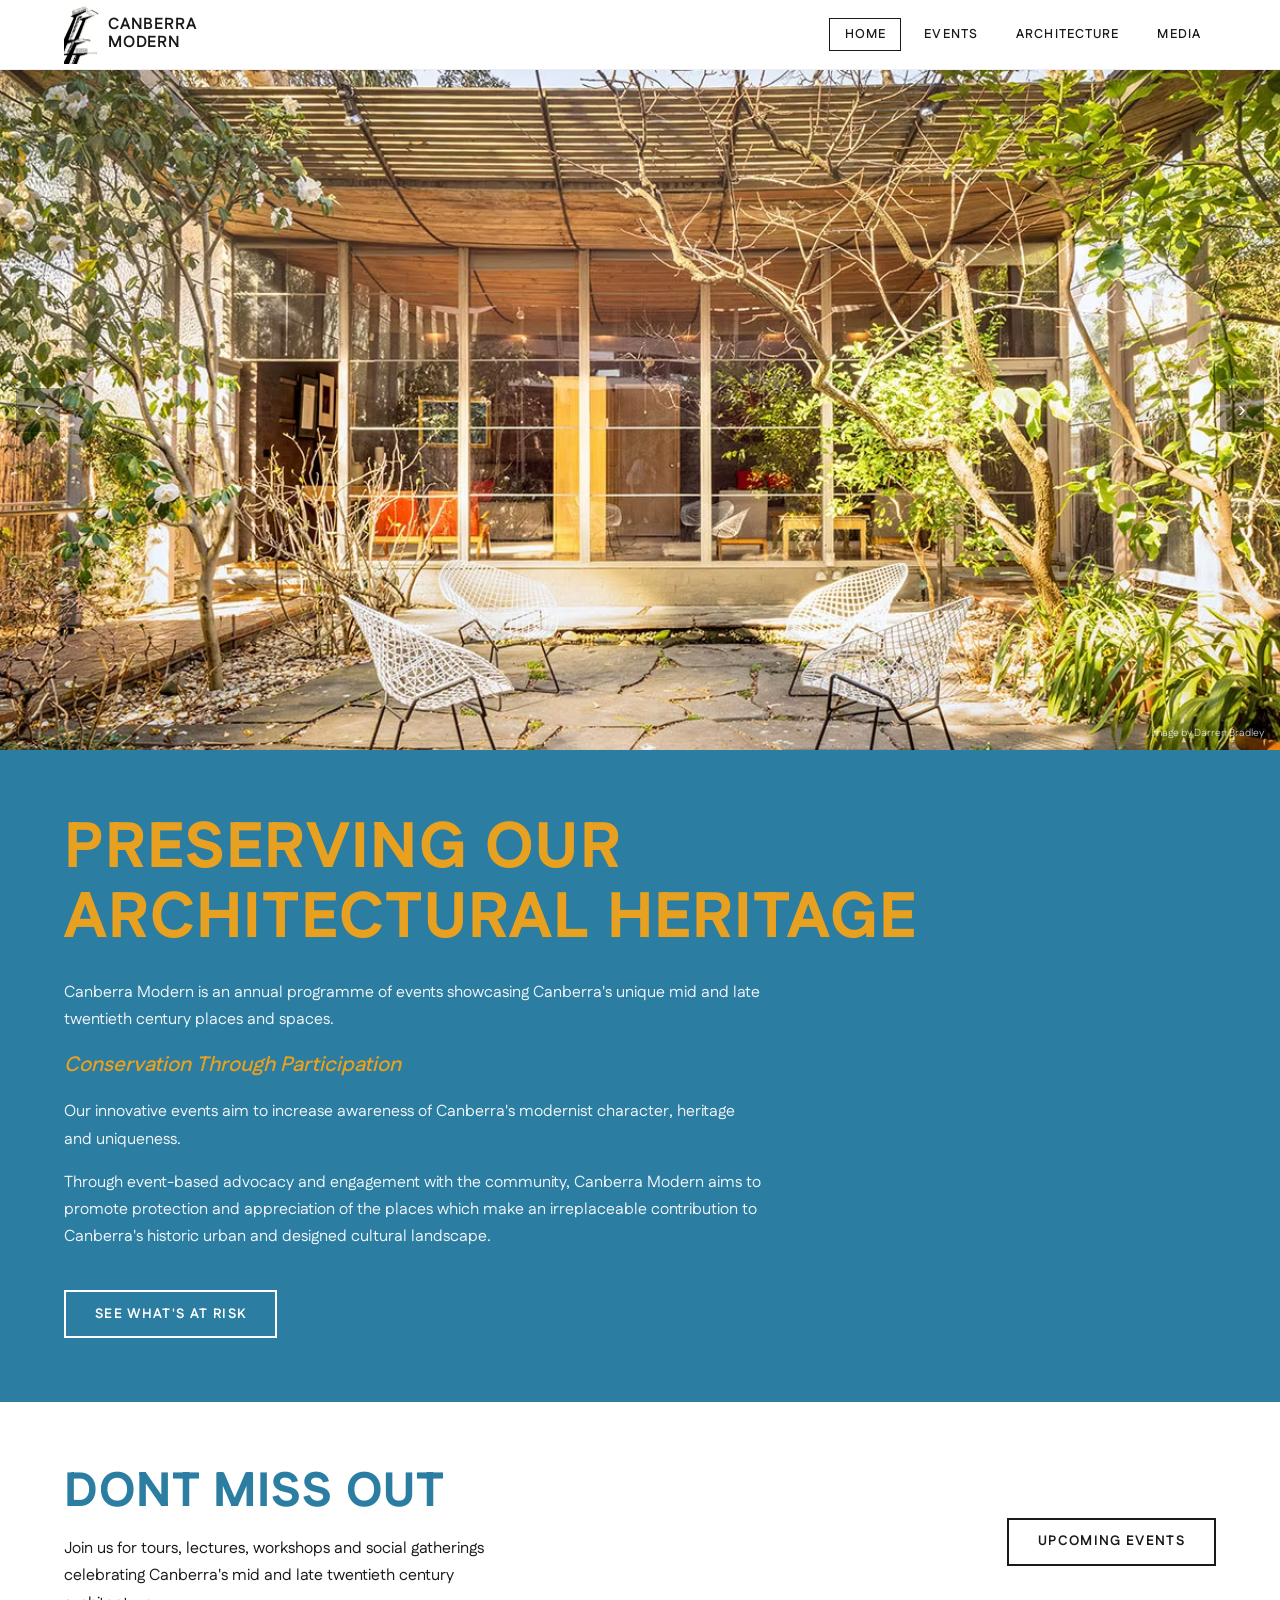
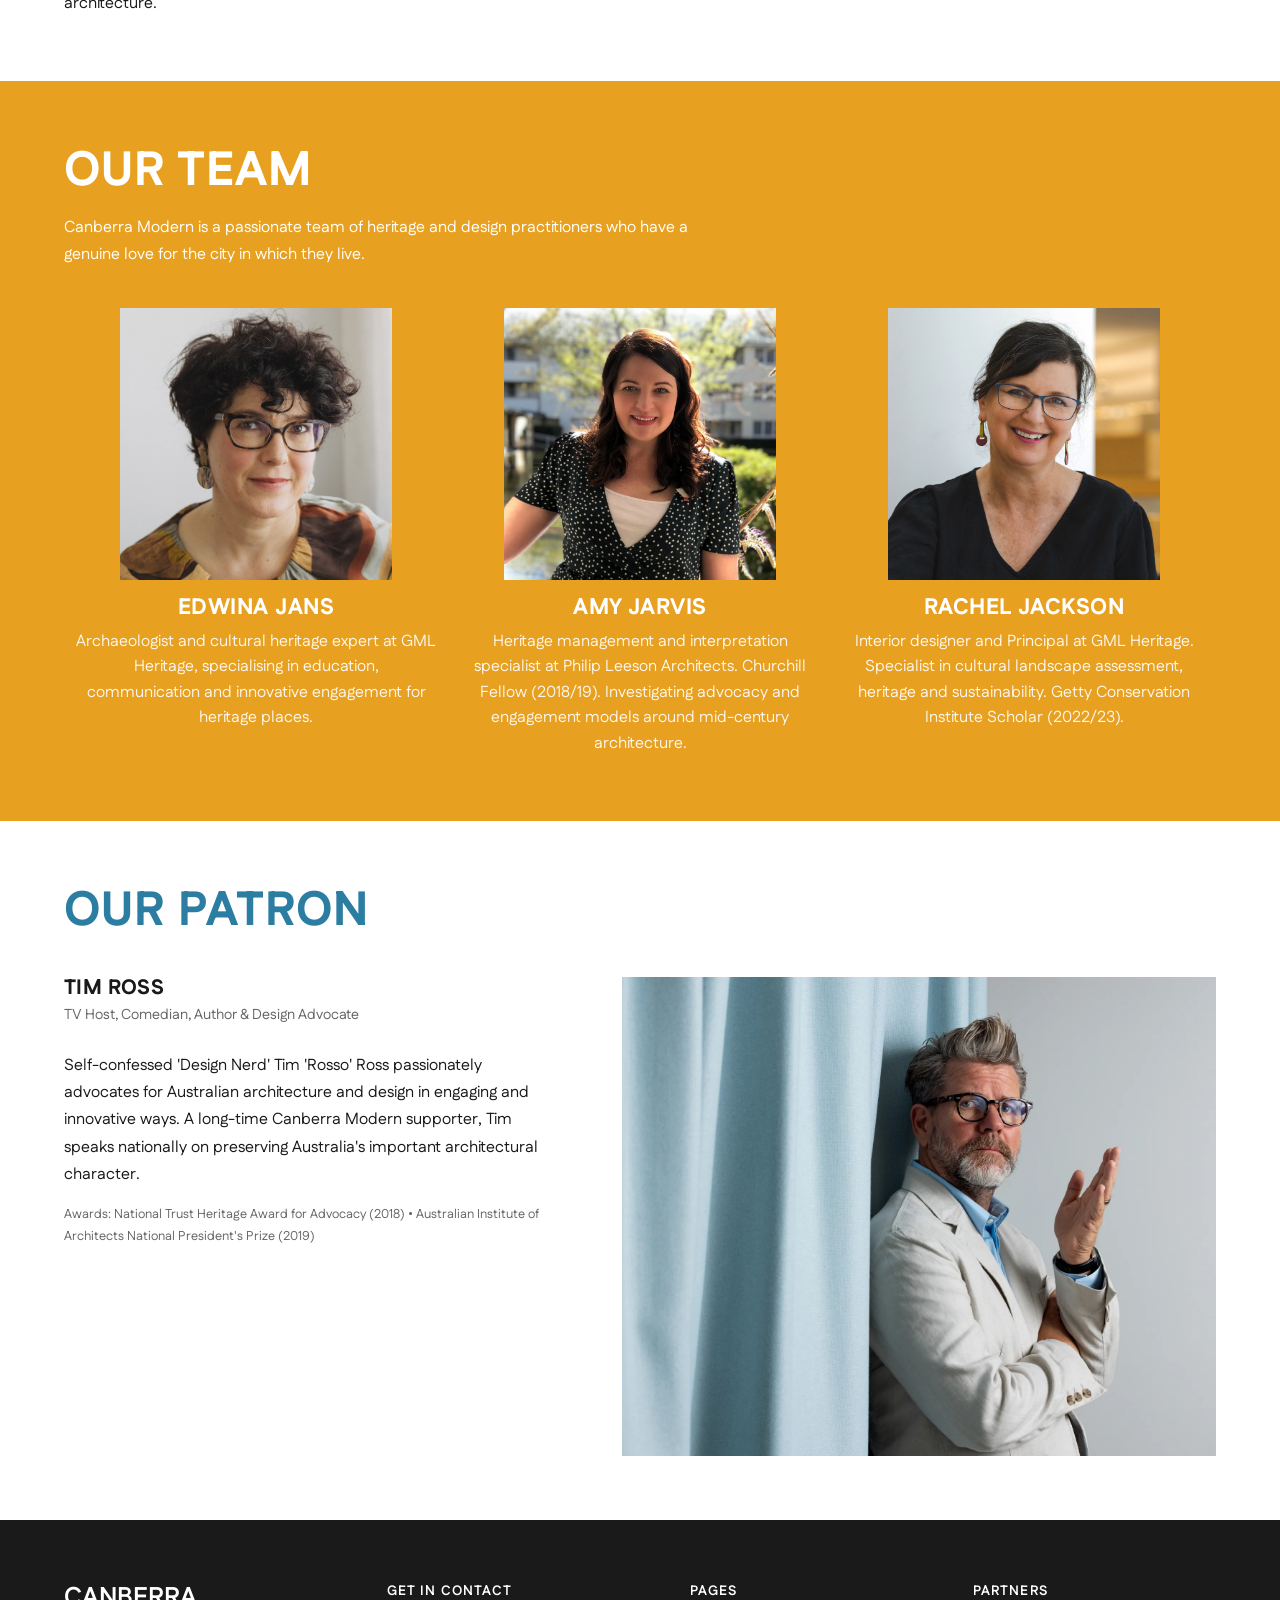
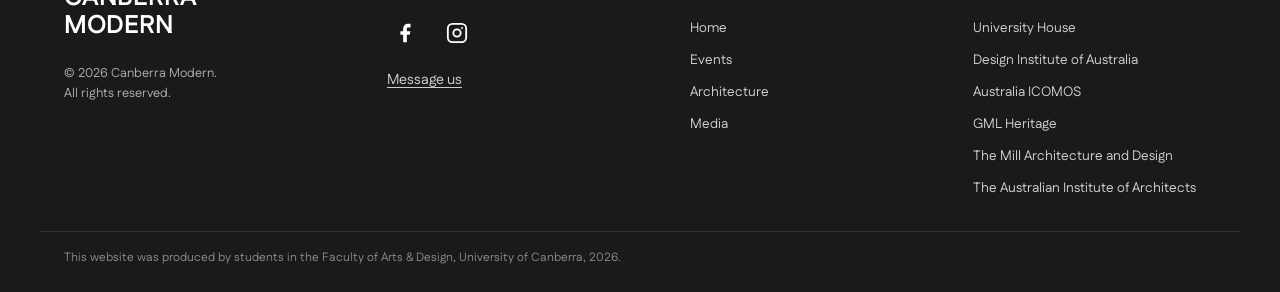
<file: index.html>
<!DOCTYPE html>
<html lang="en">
<head>
  <meta charset="UTF-8" />
  <meta name="viewport" content="width=device-width, initial-scale=1.0" />
  <title>Canberra Modern — Preserving Our Architectural Heritage</title>

  <link rel="preconnect" href="https://fonts.googleapis.com" />
  <link rel="preconnect" href="https://fonts.gstatic.com" crossorigin />
  <!-- Fustat: Regular (400) for body/subtitles, ExtraBold (800) for headings -->
  <link href="https://fonts.googleapis.com/css2?family=Fustat:wght@400;800&display=swap" rel="stylesheet" />

  <link rel="stylesheet" href="assets/css/styles.css" />
</head>
<body>

  <!-- =========================================================
       SITE NAVIGATION
       Sticky top bar — logo left, nav links right.
       On mobile the links collapse behind the hamburger button.
       ========================================================= -->
  <nav class="site-nav" aria-label="Main navigation">
    <div class="site-nav__inner">

      <!-- Logo: architectural sketch icon + wordmark -->
      <a href="index.html" class="site-nav__logo" aria-label="Canberra Modern home">
        <!-- Inline SVG logo approximating the architectural sketch in the prototype -->
        <!-- Replace logo.png/svg in assets/images/ with your own logo file -->
        <img class="site-nav__logo-img" src="assets/images/logo.svg" alt="Canberra Modern logo" />
        <span class="site-nav__logo-text">Canberra<br>Modern</span>
      </a>

      <!-- Hamburger button — visible only on mobile via CSS -->
      <button class="site-nav__toggle" aria-label="Toggle navigation menu" aria-expanded="false">
        <span></span>
        <span></span>
        <span></span>
      </button>

      <!-- Primary nav links — hidden on mobile until hamburger clicked -->
      <button class="site-nav__close" aria-label="Close navigation menu">&times;</button>
      <ul class="site-nav__links" role="list">
        <li><a href="index.html" aria-current="page">Home</a></li>
        <li><a href="events.html">Events</a></li>
        <li><a href="architecture.html">Architecture</a></li>
        <li><a href="media.html">Media</a></li>
      </ul>

    </div>
  </nav><!-- /site-nav -->


  <main>

    <!-- =========================================================
         HERO CAROUSEL
         Full-width sliding image gallery with prev/next arrows.
         JS in javascript.js handles the slide transitions.
         ========================================================= -->
    <section class="hero" aria-label="Featured images">
      <div class="hero__slides">

        <div class="hero__slide hero__slide--pos-left">
          <img src="assets/images/hero-1.jpg" alt="Canberra modernist architecture" />
          <span class="hero__credit">Image by Darren Bradley</span>
        </div>

        <div class="hero__slide hero__slide--pos-left">
          <img src="assets/images/hero-2.jpg" alt="Canberra modernist architecture" />
          <span class="hero__credit">Image by Darren Bradley</span>
        </div>

        <div class="hero__slide">
          <img src="assets/images/hero-3.jpg" alt="Canberra modernist architecture" />
          <span class="hero__credit">Image by Darren Bradley</span>
        </div>

        <div class="hero__slide">
          <img src="assets/images/hero-4.jpg" alt="Canberra modernist architecture" />
          <span class="hero__credit">Image by Darren Bradley</span>
        </div>

        <div class="hero__slide">
          <img src="assets/images/hero-5.jpg" alt="Canberra modernist architecture" />
          <span class="hero__credit">Image by Darren Bradley</span>
        </div>

        <div class="hero__slide">
          <img src="assets/images/hero-6.jpg" alt="Canberra modernist architecture" />
          <span class="hero__credit">Image by Darren Bradley</span>
        </div>

        <div class="hero__slide hero__slide--pos-left">
          <img src="assets/images/hero-7.jpg" alt="Canberra modernist architecture" />
          <span class="hero__credit">Image by Darren Bradley</span>
        </div>

      </div><!-- /hero__slides -->

      <!-- Prev/next controls with accessible labels -->
      <button class="hero__btn hero__btn--prev" aria-label="Previous image">&#8249;</button>
      <button class="hero__btn hero__btn--next" aria-label="Next image">&#8250;</button>

    </section><!-- /hero -->


    <!-- =========================================================
         ABOUT / INTRO SECTION
         Teal background — headline, tagline, body copy, CTA.
         ========================================================= -->
    <section class="section-about" aria-labelledby="about-heading">
      <div class="container">

        <h1 id="about-heading">Preserving Our<br>Architectural Heritage</h1>

        <p>
          Canberra Modern is an annual programme of events showcasing Canberra's unique
          mid and late twentieth century places and spaces.
        </p>

        <em class="text-italic-accent">Conservation Through Participation</em>

        <p>
          Our innovative events aim to increase awareness of Canberra's modernist character,
          heritage and uniqueness.
        </p>
        <p>
          Through event-based advocacy and engagement with the community, Canberra Modern
          aims to promote protection and appreciation of the places which make an irreplaceable
          contribution to Canberra's historic urban and designed cultural landscape.
        </p>

        <a href="architecture.html" class="btn btn--light">See What's at Risk</a>

      </div>
    </section><!-- /section-about -->


    <!-- =========================================================
         EVENTS TEASER
         "Don't Miss Out" — brief intro + link to events page.
         ========================================================= -->
    <section class="section-events-teaser section-pad" aria-labelledby="events-teaser-heading">
      <div class="container">
        <div class="events-teaser__inner">

          <div class="events-teaser__text">
            <h2 id="events-teaser-heading">Dont Miss Out</h2>
            <p>
              Join us for tours, lectures, workshops and social gatherings celebrating
              Canberra's mid and late twentieth century architecture.
            </p>
          </div>

          <a href="events.html" class="btn btn--dark">Upcoming Events</a>

        </div>
      </div>
    </section><!-- /section-events-teaser -->


    <!-- =========================================================
         OUR TEAM
         Orange background — three team member cards.
         ========================================================= -->
    <section class="section-team" aria-labelledby="team-heading">
      <div class="container">

        <h2 id="team-heading">Our Team</h2>
        <p>
          Canberra Modern is a passionate team of heritage and design practitioners
          who have a genuine love for the city in which they live.
        </p>

        <div class="team-grid" role="list">

          <article class="team-card" role="listitem">
           <img class="team-card__img team-card__img--edwina" src="assets/images/team-edwina.jpg" alt="Edwina Jans" />
            <h3>Edwina Jans</h3>
            <p>
              Archaeologist and cultural heritage expert at GML Heritage, specialising in
              education, communication and innovative engagement for heritage places.
            </p>
          </article>

          <article class="team-card" role="listitem">
            <img class="team-card__img team-card__img--amy" src="assets/images/team-amy.jpg" alt="Amy Jarvis" />
            <h3>Amy Jarvis</h3>
            <p>
              Heritage management and interpretation specialist at Philip Leeson Architects.
              Churchill Fellow (2018/19). Investigating advocacy and engagement models around
              mid-century architecture.
            </p>
          </article>

          <article class="team-card" role="listitem">
            <img class="team-card__img team-card__img--rachel" src="assets/images/team-rachel.jpg" alt="Rachel Jackson" />
            <h3>Rachel Jackson</h3>
            <p>
              Interior designer and Principal at GML Heritage. Specialist in cultural landscape
              assessment, heritage and sustainability. Getty Conservation Institute Scholar (2022/23).
            </p>
          </article>

        </div><!-- /team-grid -->

      </div>
    </section><!-- /section-team -->


    <!-- =========================================================
         OUR PATRON
         Text left, portrait right on desktop.
         ========================================================= -->
    <section class="section-patron section-pad" aria-labelledby="patron-heading">
      <div class="container">

        <h2 id="patron-heading">Our Patron</h2>

        <div class="patron__inner">

          <div class="patron__text">
            <h3>Tim Ross</h3>
            <p class="patron__role">TV Host, Comedian, Author &amp; Design Advocate</p>
            <p>
              Self-confessed 'Design Nerd' Tim 'Rosso' Ross passionately advocates for Australian
              architecture and design in engaging and innovative ways. A long-time Canberra Modern
              supporter, Tim speaks nationally on preserving Australia's important architectural character.
            </p>
            <p class="patron__awards">
              Awards: National Trust Heritage Award for Advocacy (2018) &bull; Australian Institute of
              Architects National President's Prize (2019)
            </p>
          </div>

          <div class="patron__image">
            <img src="assets/images/patron-tim-ross.jpg" alt="Tim Ross, Canberra Modern patron" />
          </div>

        </div>

      </div>
    </section><!-- /section-patron -->

  </main>


  <!-- =========================================================
       SITE FOOTER
       Four columns: brand, contact, pages, partners.
       ========================================================= -->
  <footer class="site-footer" aria-label="Site footer">
    <div class="site-footer__inner">

      <!-- Column 1: Brand + copyright -->
      <div class="footer-brand">
        <p class="footer-brand__logo">Canberra<br>Modern</p>
        <p class="footer-brand__copy">
          &copy; 2026 Canberra Modern.<br>All rights reserved.
        </p>
      </div>

      <!-- Column 2: Social + contact -->
      <div class="footer-contact">
        <h4>Get In Contact</h4>
        <div class="footer-social">
          <!-- Facebook icon -->
          <a href="https://www.facebook.com/canberramodern/" aria-label="Canberra Modern on Facebook" target="_blank" rel="noopener">
            <svg viewBox="0 0 24 24" xmlns="http://www.w3.org/2000/svg" aria-hidden="true">
              <path d="M18 2h-3a5 5 0 0 0-5 5v3H7v4h3v8h4v-8h3l1-4h-4V7a1 1 0 0 1 1-1h3z"/>
            </svg>
          </a>
          <!-- Instagram icon -->
          <a href="https://www.instagram.com/canberra_modern/" aria-label="Canberra Modern on Instagram" target="_blank" rel="noopener">
            <svg viewBox="0 0 24 24" xmlns="http://www.w3.org/2000/svg" aria-hidden="true">
              <rect x="2" y="2" width="20" height="20" rx="5" ry="5" fill="none" stroke="white" stroke-width="2"/>
              <circle cx="12" cy="12" r="4" fill="none" stroke="white" stroke-width="2"/>
              <circle cx="17.5" cy="6.5" r="1" fill="white"/>
            </svg>
          </a>
        </div>
        <a href="contact.html">Message us</a>
      </div>

      <!-- Column 3: Pages -->
      <nav class="footer-pages" aria-label="Footer page links">
        <h4>Pages</h4>
        <ul role="list">
          <li><a href="index.html">Home</a></li>
          <li><a href="events.html">Events</a></li>
          <li><a href="architecture.html">Architecture</a></li>
          <li><a href="media.html">Media</a></li>
        </ul>
      </nav>

      <!-- Column 4: Partner links -->
      <div class="footer-partners">
        <h4>Partners</h4>
        <ul role="list">
          <li><a href="https://unihouse.anu.edu.au/" target="_blank" rel="noopener">University House</a></li>
          <li><a href="https://www.design.org.au/" target="_blank" rel="noopener">Design Institute of Australia</a></li>
          <li><a href="https://australia.icomos.org/" target="_blank" rel="noopener">Australia ICOMOS</a></li>
          <li><a href="https://gml.com.au/" target="_blank" rel="noopener">GML Heritage</a></li>
          <li><a href="https://www.themilldesign.com.au/" target="_blank" rel="noopener">The Mill Architecture and Design</a></li>
          <li><a href="https://www.architecture.com.au/act-chapter" target="_blank" rel="noopener">The Australian Institute of Architects</a></li>
        </ul>
      </div>

    </div><!-- /site-footer__inner -->




    <!-- Required UC assessment footer note -->
    <p class="footer-assessment-note">
      This website was produced by students in the Faculty of Arts &amp; Design,
      University of Canberra, 2026.
    </p>

  </footer><!-- /site-footer -->


  <script src="assets/js/javascript.js"></script>
</body>
</html>
</file>
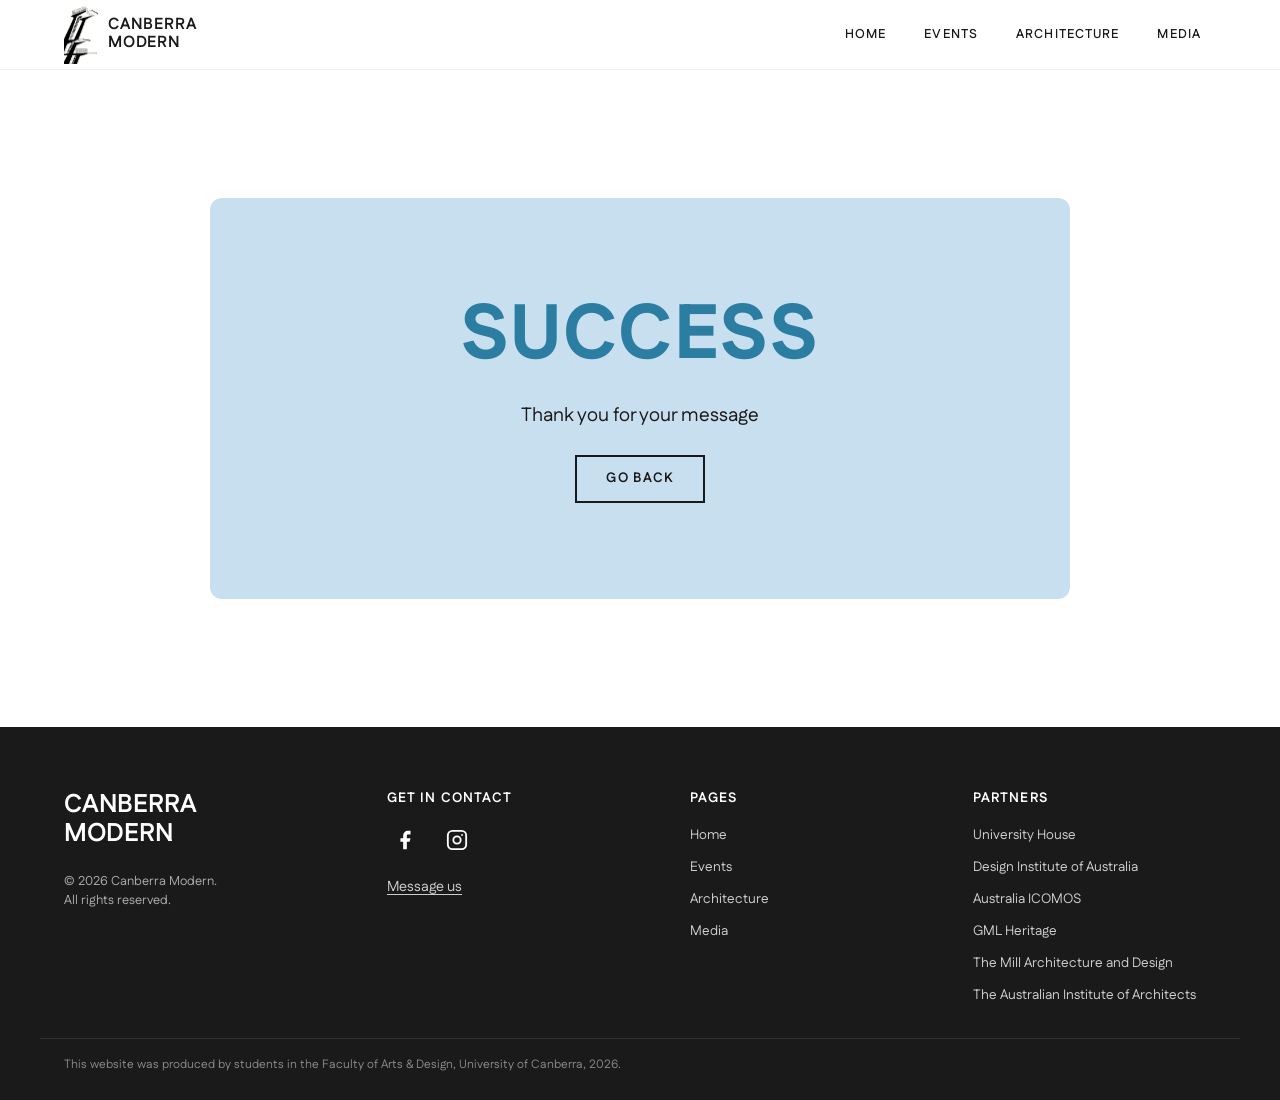
<file: contact-success.html>
<!DOCTYPE html>
<html lang="en">
<head>
  <meta charset="UTF-8" />
  <meta name="viewport" content="width=device-width, initial-scale=1.0" />
  <title>Message Sent — Canberra Modern</title>
  <link rel="preconnect" href="https://fonts.googleapis.com" />
  <link rel="preconnect" href="https://fonts.gstatic.com" crossorigin />
  <!-- Fustat: Regular (400) for body/subtitles, ExtraBold (800) for headings -->
  <link href="https://fonts.googleapis.com/css2?family=Fustat:wght@400;800&display=swap" rel="stylesheet" />
  <link rel="stylesheet" href="assets/css/styles.css" />
</head>
<body>

  <!-- SITE NAVIGATION -->
  <nav class="site-nav" aria-label="Main navigation">
    <div class="site-nav__inner">
      <a href="index.html" class="site-nav__logo" aria-label="Canberra Modern home">
        <!-- Replace logo.png/svg in assets/images/ with your own logo file -->
        <img class="site-nav__logo-img" src="assets/images/logo.svg" alt="Canberra Modern logo" />
        <span class="site-nav__logo-text">Canberra<br>Modern</span>
      </a>
      <button class="site-nav__toggle" aria-label="Toggle navigation menu" aria-expanded="false">
        <span></span><span></span><span></span>
      </button>
      <button class="site-nav__close" aria-label="Close navigation menu">&times;</button>
      <ul class="site-nav__links" role="list">
        <li><a href="index.html">Home</a></li>
        <li><a href="events.html">Events</a></li>
        <li><a href="architecture.html">Architecture</a></li>
        <li><a href="media.html">Media</a></li>
      </ul>
    </div>
  </nav>


  <main>

    <!-- =========================================================
         CONTACT SUCCESS CARD
         Matches Image 10 — same light-blue card as event success.
         ========================================================= -->
    <section class="form-page" aria-labelledby="contact-success-heading">
      <div class="container">

        <div class="success-card" role="status" aria-live="polite">

          <h1 id="contact-success-heading">Success</h1>

          <p>Thank you for your message</p>

          <!-- Go Back returns user to home page -->
          <a href="index.html" class="btn btn--dark">Go Back</a>

        </div>

      </div>
    </section>

  </main>


  <!-- SITE FOOTER -->
  <footer class="site-footer" aria-label="Site footer">
    <div class="site-footer__inner">
      <div class="footer-brand">
        <p class="footer-brand__logo">Canberra<br>Modern</p>
        <p class="footer-brand__copy">&copy; 2026 Canberra Modern.<br>All rights reserved.</p>
      </div>
      <div class="footer-contact">
        <h4>Get In Contact</h4>
        <div class="footer-social">
          <a href="https://www.facebook.com/canberramodern/" aria-label="Canberra Modern on Facebook" target="_blank" rel="noopener">
            <svg viewBox="0 0 24 24" aria-hidden="true"><path d="M18 2h-3a5 5 0 0 0-5 5v3H7v4h3v8h4v-8h3l1-4h-4V7a1 1 0 0 1 1-1h3z"/></svg>
          </a>
          <a href="https://www.instagram.com/canberra_modern/" aria-label="Canberra Modern on Instagram" target="_blank" rel="noopener">
            <svg viewBox="0 0 24 24" aria-hidden="true"><rect x="2" y="2" width="20" height="20" rx="5" ry="5" fill="none" stroke="white" stroke-width="2"/><circle cx="12" cy="12" r="4" fill="none" stroke="white" stroke-width="2"/><circle cx="17.5" cy="6.5" r="1" fill="white"/></svg>
          </a>
        </div>
        <a href="contact.html">Message us</a>
      </div>
      <nav class="footer-pages" aria-label="Footer page links">
        <h4>Pages</h4>
        <ul role="list">
          <li><a href="index.html">Home</a></li>
          <li><a href="events.html">Events</a></li>
          <li><a href="architecture.html">Architecture</a></li>
          <li><a href="media.html">Media</a></li>
        </ul>
      </nav>
      <div class="footer-partners">
        <h4>Partners</h4>
        <ul role="list">
          <li><a href="https://unihouse.anu.edu.au/" target="_blank" rel="noopener">University House</a></li>
          <li><a href="https://www.design.org.au/" target="_blank" rel="noopener">Design Institute of Australia</a></li>
          <li><a href="https://australia.icomos.org/" target="_blank" rel="noopener">Australia ICOMOS</a></li>
          <li><a href="https://gml.com.au/" target="_blank" rel="noopener">GML Heritage</a></li>
          <li><a href="https://www.themilldesign.com.au/" target="_blank" rel="noopener">The Mill Architecture and Design</a></li>
          <li><a href="https://www.architecture.com.au/act-chapter" target="_blank" rel="noopener">The Australian Institute of Architects</a></li>
        </ul>
      </div>
    </div>


    <!-- Required UC assessment footer note -->
    <p class="footer-assessment-note">
      This website was produced by students in the Faculty of Arts &amp; Design,
      University of Canberra, 2026.
    </p>

  </footer>

  <script src="assets/js/javascript.js"></script>
</body>
</html>
</file>
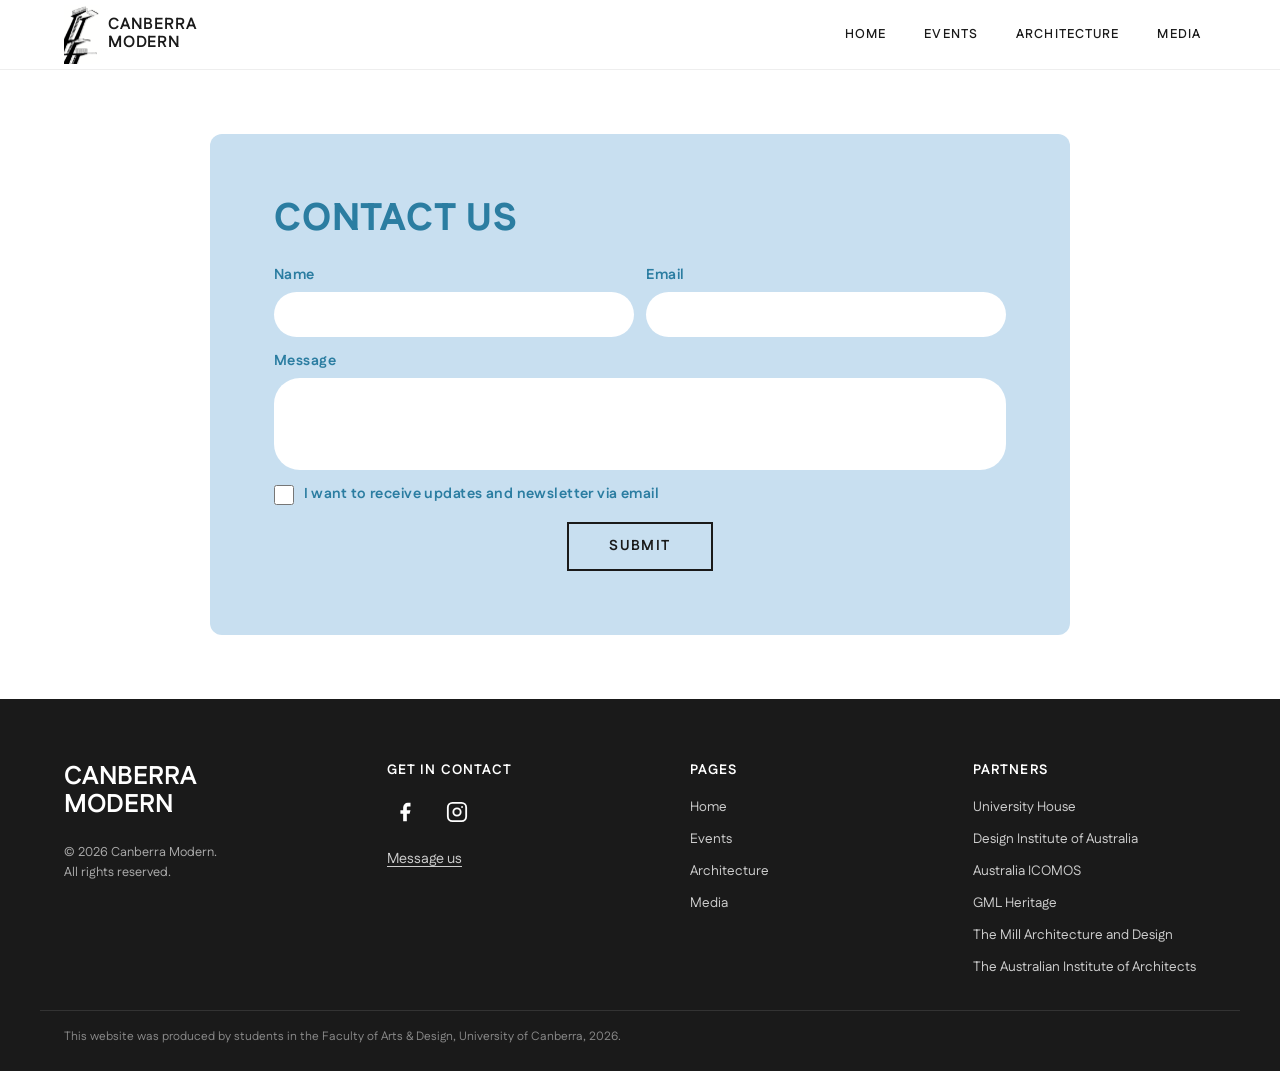
<file: contact.html>
<!DOCTYPE html>
<html lang="en">
<head>
  <meta charset="UTF-8" />
  <meta name="viewport" content="width=device-width, initial-scale=1.0" />
  <title>Contact Us — Canberra Modern</title>
  <link rel="preconnect" href="https://fonts.googleapis.com" />
  <link rel="preconnect" href="https://fonts.gstatic.com" crossorigin />
  <!-- Fustat: Regular (400) for body/subtitles, ExtraBold (800) for headings -->
  <link href="https://fonts.googleapis.com/css2?family=Fustat:wght@400;800&display=swap" rel="stylesheet" />
  <link rel="stylesheet" href="assets/css/styles.css" />
</head>
<body>

  <!-- SITE NAVIGATION -->
  <nav class="site-nav" aria-label="Main navigation">
    <div class="site-nav__inner">
      <a href="index.html" class="site-nav__logo" aria-label="Canberra Modern home">
        <!-- Replace logo.png/svg in assets/images/ with your own logo file -->
        <img class="site-nav__logo-img" src="assets/images/logo.svg" alt="Canberra Modern logo" />
        <span class="site-nav__logo-text">Canberra<br>Modern</span>
      </a>
      <button class="site-nav__toggle" aria-label="Toggle navigation menu" aria-expanded="false">
        <span></span><span></span><span></span>
      </button>
      <button class="site-nav__close" aria-label="Close navigation menu">&times;</button>
      <ul class="site-nav__links" role="list">
        <li><a href="index.html">Home</a></li>
        <li><a href="events.html">Events</a></li>
        <li><a href="architecture.html">Architecture</a></li>
        <li><a href="media.html">Media</a></li>
      </ul>
    </div>
  </nav>


  <main>

    <!-- =========================================================
         CONTACT FORM
         Light-blue card matching prototype Image 9.
         JS intercepts submit and redirects to contact-success.html.
         ========================================================= -->
    <section class="form-page" aria-labelledby="contact-form-heading">
      <div class="container">

        <div class="form-card">
          <h1 id="contact-form-heading">Contact Us</h1>

          <!-- id used by JS to intercept submit -->
          <form id="contact-form" novalidate>

            <div class="form-fields">
              <!-- Row 1: Name + Email side by side on desktop -->
              <div class="form-row">
                <div class="form-group">
                  <label for="contact-name">Name</label>
                  <input type="text" id="contact-name" name="name" autocomplete="name" required placeholder="" />
                </div>
                <div class="form-group">
                  <label for="contact-email">Email</label>
                  <input type="email" id="contact-email" name="email" autocomplete="email" required placeholder="" />
                </div>
              </div>

              <!-- Message textarea — full width.
                   Enter key adds a new line (not submit). Only the Submit button submits. -->
              <div class="form-group">
                <label for="contact-message">Message</label>
                <textarea
                  id="contact-message"
                  name="message"
                  rows="4"
                  required
                  placeholder=""></textarea>
              </div>
            </div>

            <!-- Newsletter opt-in checkbox -->
            <div class="form-checkbox">
              <input type="checkbox" id="contact-newsletter" name="newsletter" />
              <label for="contact-newsletter">I want to receive updates and newsletter via email</label>
            </div>

            <!-- Submit button — centred -->
            <div class="form-submit-wrap">
              <button type="submit" class="btn btn--dark">Submit</button>
            </div>

          </form>

        </div><!-- /form-card -->
      </div>
    </section>

  </main>


  <!-- SITE FOOTER -->
  <footer class="site-footer" aria-label="Site footer">
    <div class="site-footer__inner">
      <div class="footer-brand">
        <p class="footer-brand__logo">Canberra<br>Modern</p>
        <p class="footer-brand__copy">&copy; 2026 Canberra Modern.<br>All rights reserved.</p>
      </div>
      <div class="footer-contact">
        <h4>Get In Contact</h4>
        <div class="footer-social">
          <a href="https://www.facebook.com/canberramodern/" aria-label="Canberra Modern on Facebook" target="_blank" rel="noopener">
            <svg viewBox="0 0 24 24" aria-hidden="true"><path d="M18 2h-3a5 5 0 0 0-5 5v3H7v4h3v8h4v-8h3l1-4h-4V7a1 1 0 0 1 1-1h3z"/></svg>
          </a>
          <a href="https://www.instagram.com/canberra_modern/" aria-label="Canberra Modern on Instagram" target="_blank" rel="noopener">
            <svg viewBox="0 0 24 24" aria-hidden="true"><rect x="2" y="2" width="20" height="20" rx="5" ry="5" fill="none" stroke="white" stroke-width="2"/><circle cx="12" cy="12" r="4" fill="none" stroke="white" stroke-width="2"/><circle cx="17.5" cy="6.5" r="1" fill="white"/></svg>
          </a>
        </div>
        <a href="contact.html">Message us</a>
      </div>
      <nav class="footer-pages" aria-label="Footer page links">
        <h4>Pages</h4>
        <ul role="list">
          <li><a href="index.html">Home</a></li>
          <li><a href="events.html">Events</a></li>
          <li><a href="architecture.html">Architecture</a></li>
          <li><a href="media.html">Media</a></li>
        </ul>
      </nav>
      <div class="footer-partners">
        <h4>Partners</h4>
        <ul role="list">
          <li><a href="https://unihouse.anu.edu.au/" target="_blank" rel="noopener">University House</a></li>
          <li><a href="https://www.design.org.au/" target="_blank" rel="noopener">Design Institute of Australia</a></li>
          <li><a href="https://australia.icomos.org/" target="_blank" rel="noopener">Australia ICOMOS</a></li>
          <li><a href="https://gml.com.au/" target="_blank" rel="noopener">GML Heritage</a></li>
          <li><a href="https://www.themilldesign.com.au/" target="_blank" rel="noopener">The Mill Architecture and Design</a></li>
          <li><a href="https://www.architecture.com.au/act-chapter" target="_blank" rel="noopener">The Australian Institute of Architects</a></li>
        </ul>
      </div>
    </div>


    <!-- Required UC assessment footer note -->
    <p class="footer-assessment-note">
      This website was produced by students in the Faculty of Arts &amp; Design,
      University of Canberra, 2026.
    </p>

  </footer>

  <script src="assets/js/javascript.js"></script>
</body>
</html>
</file>
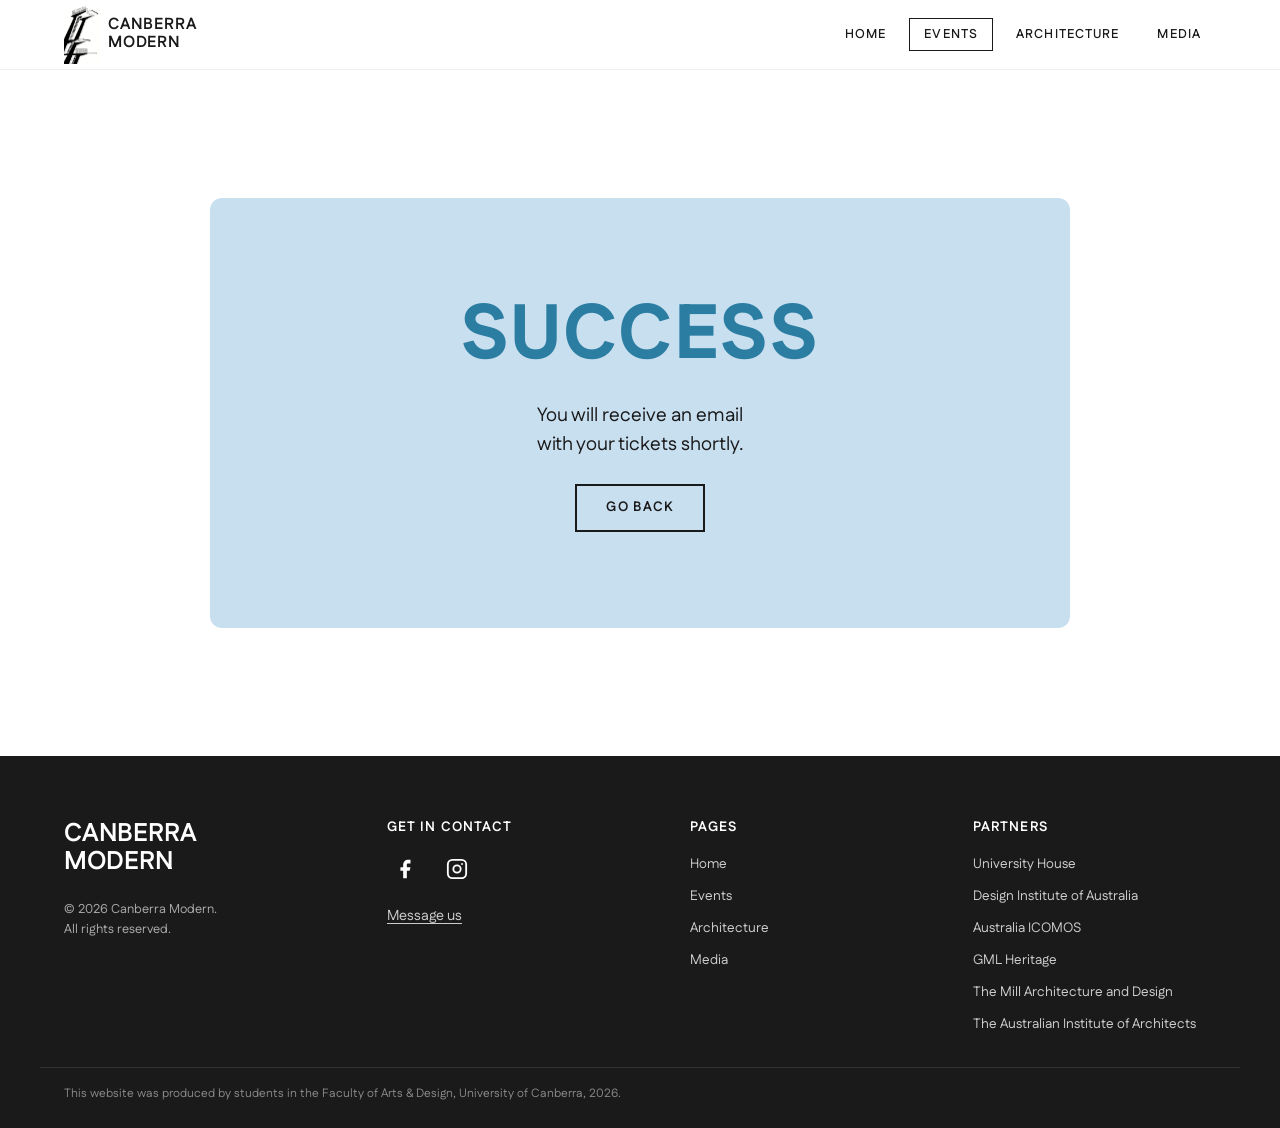
<file: event-register-success.html>
<!DOCTYPE html>
<html lang="en">
<head>
  <meta charset="UTF-8" />
  <meta name="viewport" content="width=device-width, initial-scale=1.0" />
  <title>Registration Successful — Canberra Modern</title>
  <link rel="preconnect" href="https://fonts.googleapis.com" />
  <link rel="preconnect" href="https://fonts.gstatic.com" crossorigin />
  <!-- Fustat: Regular (400) for body/subtitles, ExtraBold (800) for headings -->
  <link href="https://fonts.googleapis.com/css2?family=Fustat:wght@400;800&display=swap" rel="stylesheet" />
  <link rel="stylesheet" href="assets/css/styles.css" />
</head>
<body>

  <!-- SITE NAVIGATION -->
  <nav class="site-nav" aria-label="Main navigation">
    <div class="site-nav__inner">
      <a href="index.html" class="site-nav__logo" aria-label="Canberra Modern home">
        <!-- Replace logo.png/svg in assets/images/ with your own logo file -->
        <img class="site-nav__logo-img" src="assets/images/logo.svg" alt="Canberra Modern logo" />
        <span class="site-nav__logo-text">Canberra<br>Modern</span>
      </a>
      <button class="site-nav__toggle" aria-label="Toggle navigation menu" aria-expanded="false">
        <span></span><span></span><span></span>
      </button>
      <button class="site-nav__close" aria-label="Close navigation menu">&times;</button>
      <ul class="site-nav__links" role="list">
        <li><a href="index.html">Home</a></li>
        <li><a href="events.html" aria-current="page">Events</a></li>
        <li><a href="architecture.html">Architecture</a></li>
        <li><a href="media.html">Media</a></li>
      </ul>
    </div>
  </nav>


  <main>

    <!-- =========================================================
         SUCCESS CONFIRMATION CARD
         Light-blue rounded card, centred content — matches Image 7.
         ========================================================= -->
    <section class="form-page" aria-labelledby="success-heading">
      <div class="container">

        <div class="success-card" role="status" aria-live="polite">

          <h1 id="success-heading">Success</h1>

          <p>You will receive an email<br>with your tickets shortly.</p>

          <!-- Go Back navigates the user back to the events listing -->
          <a href="events.html" class="btn btn--dark">Go Back</a>

        </div>

      </div>
    </section>

  </main>


  <!-- SITE FOOTER -->
  <footer class="site-footer" aria-label="Site footer">
    <div class="site-footer__inner">
      <div class="footer-brand">
        <p class="footer-brand__logo">Canberra<br>Modern</p>
        <p class="footer-brand__copy">&copy; 2026 Canberra Modern.<br>All rights reserved.</p>
      </div>
      <div class="footer-contact">
        <h4>Get In Contact</h4>
        <div class="footer-social">
          <a href="https://www.facebook.com/canberramodern/" aria-label="Canberra Modern on Facebook" target="_blank" rel="noopener">
            <svg viewBox="0 0 24 24" aria-hidden="true"><path d="M18 2h-3a5 5 0 0 0-5 5v3H7v4h3v8h4v-8h3l1-4h-4V7a1 1 0 0 1 1-1h3z"/></svg>
          </a>
          <a href="https://www.instagram.com/canberra_modern/" aria-label="Canberra Modern on Instagram" target="_blank" rel="noopener">
            <svg viewBox="0 0 24 24" aria-hidden="true"><rect x="2" y="2" width="20" height="20" rx="5" ry="5" fill="none" stroke="white" stroke-width="2"/><circle cx="12" cy="12" r="4" fill="none" stroke="white" stroke-width="2"/><circle cx="17.5" cy="6.5" r="1" fill="white"/></svg>
          </a>
        </div>
        <a href="contact.html">Message us</a>
      </div>
      <nav class="footer-pages" aria-label="Footer page links">
        <h4>Pages</h4>
        <ul role="list">
          <li><a href="index.html">Home</a></li>
          <li><a href="events.html">Events</a></li>
          <li><a href="architecture.html">Architecture</a></li>
          <li><a href="media.html">Media</a></li>
        </ul>
      </nav>
      <div class="footer-partners">
        <h4>Partners</h4>
        <ul role="list">
          <li><a href="https://unihouse.anu.edu.au/" target="_blank" rel="noopener">University House</a></li>
          <li><a href="https://www.design.org.au/" target="_blank" rel="noopener">Design Institute of Australia</a></li>
          <li><a href="https://australia.icomos.org/" target="_blank" rel="noopener">Australia ICOMOS</a></li>
          <li><a href="https://gml.com.au/" target="_blank" rel="noopener">GML Heritage</a></li>
          <li><a href="https://www.themilldesign.com.au/" target="_blank" rel="noopener">The Mill Architecture and Design</a></li>
          <li><a href="https://www.architecture.com.au/act-chapter" target="_blank" rel="noopener">The Australian Institute of Architects</a></li>
        </ul>
      </div>
    </div>


    <!-- Required UC assessment footer note -->
    <p class="footer-assessment-note">
      This website was produced by students in the Faculty of Arts &amp; Design,
      University of Canberra, 2026.
    </p>

  </footer>

  <script src="assets/js/javascript.js"></script>
</body>
</html>
</file>
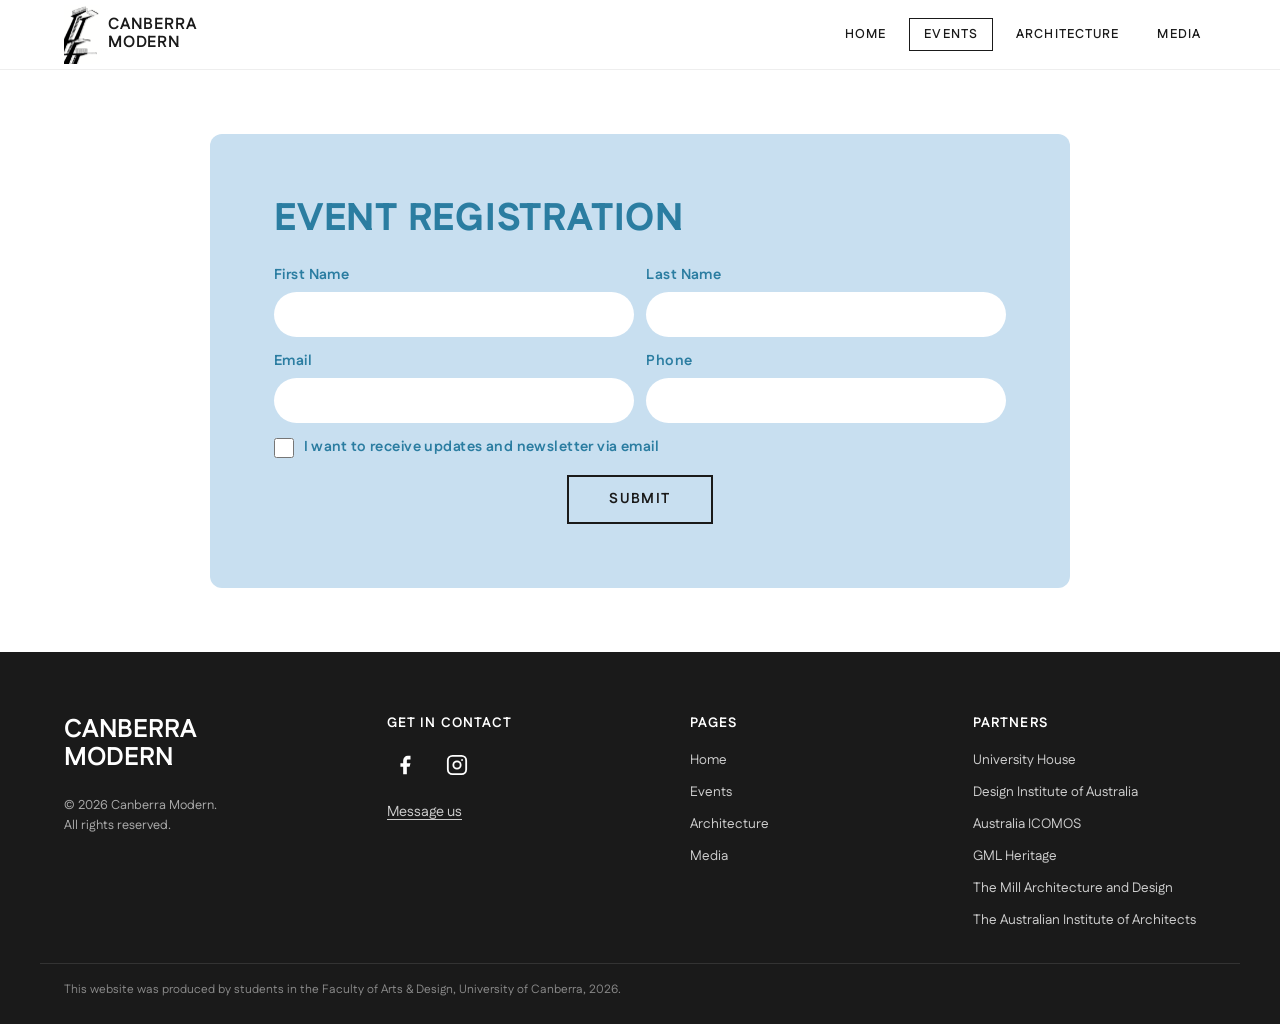
<file: event-register.html>
<!DOCTYPE html>
<html lang="en">
<head>
  <meta charset="UTF-8" />
  <meta name="viewport" content="width=device-width, initial-scale=1.0" />
  <title>Event Registration — Canberra Modern</title>
  <link rel="preconnect" href="https://fonts.googleapis.com" />
  <link rel="preconnect" href="https://fonts.gstatic.com" crossorigin />
  <!-- Fustat: Regular (400) for body/subtitles, ExtraBold (800) for headings -->
  <link href="https://fonts.googleapis.com/css2?family=Fustat:wght@400;800&display=swap" rel="stylesheet" />
  <link rel="stylesheet" href="assets/css/styles.css" />
</head>
<body>

  <!-- SITE NAVIGATION -->
  <nav class="site-nav" aria-label="Main navigation">
    <div class="site-nav__inner">
      <a href="index.html" class="site-nav__logo" aria-label="Canberra Modern home">
        <!-- Replace logo.png/svg in assets/images/ with your own logo file -->
        <img class="site-nav__logo-img" src="assets/images/logo.svg" alt="Canberra Modern logo" />
        <span class="site-nav__logo-text">Canberra<br>Modern</span>
      </a>
      <button class="site-nav__toggle" aria-label="Toggle navigation menu" aria-expanded="false">
        <span></span><span></span><span></span>
      </button>
      <button class="site-nav__close" aria-label="Close navigation menu">&times;</button>
      <ul class="site-nav__links" role="list">
        <li><a href="index.html">Home</a></li>
        <li><a href="events.html" aria-current="page">Events</a></li>
        <li><a href="architecture.html">Architecture</a></li>
        <li><a href="media.html">Media</a></li>
      </ul>
    </div>
  </nav>


  <main>

    <!-- =========================================================
         EVENT REGISTRATION FORM
         Light-blue card layout matching prototype (Image 8).
         JS in javascript.js intercepts submit and redirects to
         event-register-success.html to demonstrate the UI flow.
         ========================================================= -->
    <section class="form-page" aria-labelledby="reg-form-heading">
      <div class="container">

        <div class="form-card">
          <h1 id="reg-form-heading">Event Registration</h1>

          <!-- id used by JS to intercept submit and redirect to success page -->
          <form id="event-reg-form" novalidate>

            <div class="form-fields">
              <!-- Row 1: First Name + Last Name -->
              <div class="form-row">
                <div class="form-group">
                  <label for="first-name">First Name</label>
                  <input type="text" id="first-name" name="first-name" autocomplete="given-name" required placeholder="" />
                </div>
                <div class="form-group">
                  <label for="last-name">Last Name</label>
                  <input type="text" id="last-name" name="last-name" autocomplete="family-name" required placeholder="" />
                </div>
              </div>

              <!-- Row 2: Email + Phone -->
              <div class="form-row">
                <div class="form-group">
                  <label for="email">Email</label>
                  <input type="email" id="email" name="email" autocomplete="email" required placeholder="" />
                </div>
                <div class="form-group">
                  <label for="phone">Phone</label>
                  <input type="tel" id="phone" name="phone" autocomplete="tel" placeholder="" />
                </div>
              </div>
            </div>

            <!-- Newsletter opt-in checkbox -->
            <div class="form-checkbox">
              <input type="checkbox" id="newsletter" name="newsletter" />
              <label for="newsletter">I want to receive updates and newsletter via email</label>
            </div>

            <!-- Submit button — centred below fields -->
            <div class="form-submit-wrap">
              <button type="submit" class="btn btn--dark">Submit</button>
            </div>

          </form>

        </div><!-- /form-card -->
      </div>
    </section>

  </main>


  <!-- SITE FOOTER -->
  <footer class="site-footer" aria-label="Site footer">
    <div class="site-footer__inner">
      <div class="footer-brand">
        <p class="footer-brand__logo">Canberra<br>Modern</p>
        <p class="footer-brand__copy">&copy; 2026 Canberra Modern.<br>All rights reserved.</p>
      </div>
      <div class="footer-contact">
        <h4>Get In Contact</h4>
        <div class="footer-social">
          <a href="https://www.facebook.com/canberramodern/" aria-label="Canberra Modern on Facebook" target="_blank" rel="noopener">
            <svg viewBox="0 0 24 24" aria-hidden="true"><path d="M18 2h-3a5 5 0 0 0-5 5v3H7v4h3v8h4v-8h3l1-4h-4V7a1 1 0 0 1 1-1h3z"/></svg>
          </a>
          <a href="https://www.instagram.com/canberra_modern/" aria-label="Canberra Modern on Instagram" target="_blank" rel="noopener">
            <svg viewBox="0 0 24 24" aria-hidden="true"><rect x="2" y="2" width="20" height="20" rx="5" ry="5" fill="none" stroke="white" stroke-width="2"/><circle cx="12" cy="12" r="4" fill="none" stroke="white" stroke-width="2"/><circle cx="17.5" cy="6.5" r="1" fill="white"/></svg>
          </a>
        </div>
        <a href="contact.html">Message us</a>
      </div>
      <nav class="footer-pages" aria-label="Footer page links">
        <h4>Pages</h4>
        <ul role="list">
          <li><a href="index.html">Home</a></li>
          <li><a href="events.html">Events</a></li>
          <li><a href="architecture.html">Architecture</a></li>
          <li><a href="media.html">Media</a></li>
        </ul>
      </nav>
      <div class="footer-partners">
        <h4>Partners</h4>
        <ul role="list">
          <li><a href="https://unihouse.anu.edu.au/" target="_blank" rel="noopener">University House</a></li>
          <li><a href="https://www.design.org.au/" target="_blank" rel="noopener">Design Institute of Australia</a></li>
          <li><a href="https://australia.icomos.org/" target="_blank" rel="noopener">Australia ICOMOS</a></li>
          <li><a href="https://gml.com.au/" target="_blank" rel="noopener">GML Heritage</a></li>
          <li><a href="https://www.themilldesign.com.au/" target="_blank" rel="noopener">The Mill Architecture and Design</a></li>
          <li><a href="https://www.architecture.com.au/act-chapter" target="_blank" rel="noopener">The Australian Institute of Architects</a></li>
        </ul>
      </div>
    </div>


    <!-- Required UC assessment footer note -->
    <p class="footer-assessment-note">
      This website was produced by students in the Faculty of Arts &amp; Design,
      University of Canberra, 2026.
    </p>

  </footer>

  <script src="assets/js/javascript.js"></script>
</body>
</html>
</file>
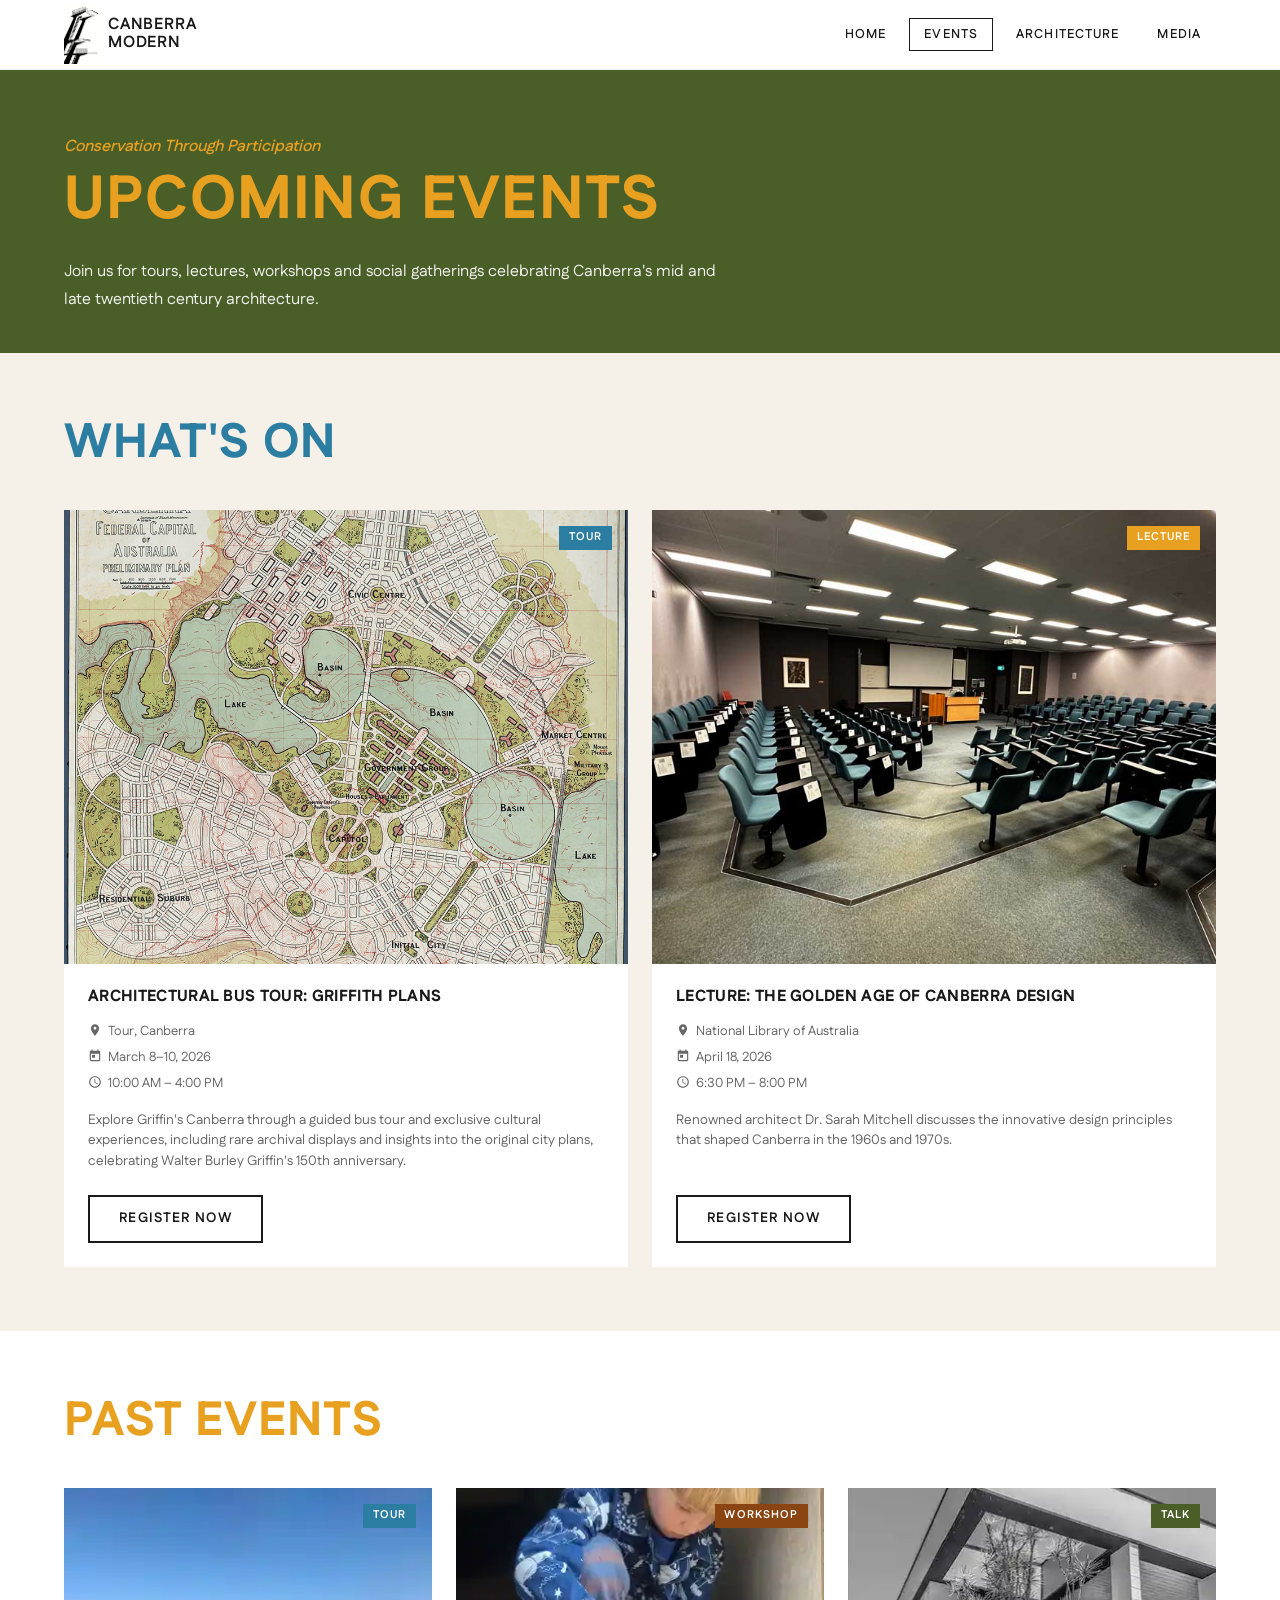
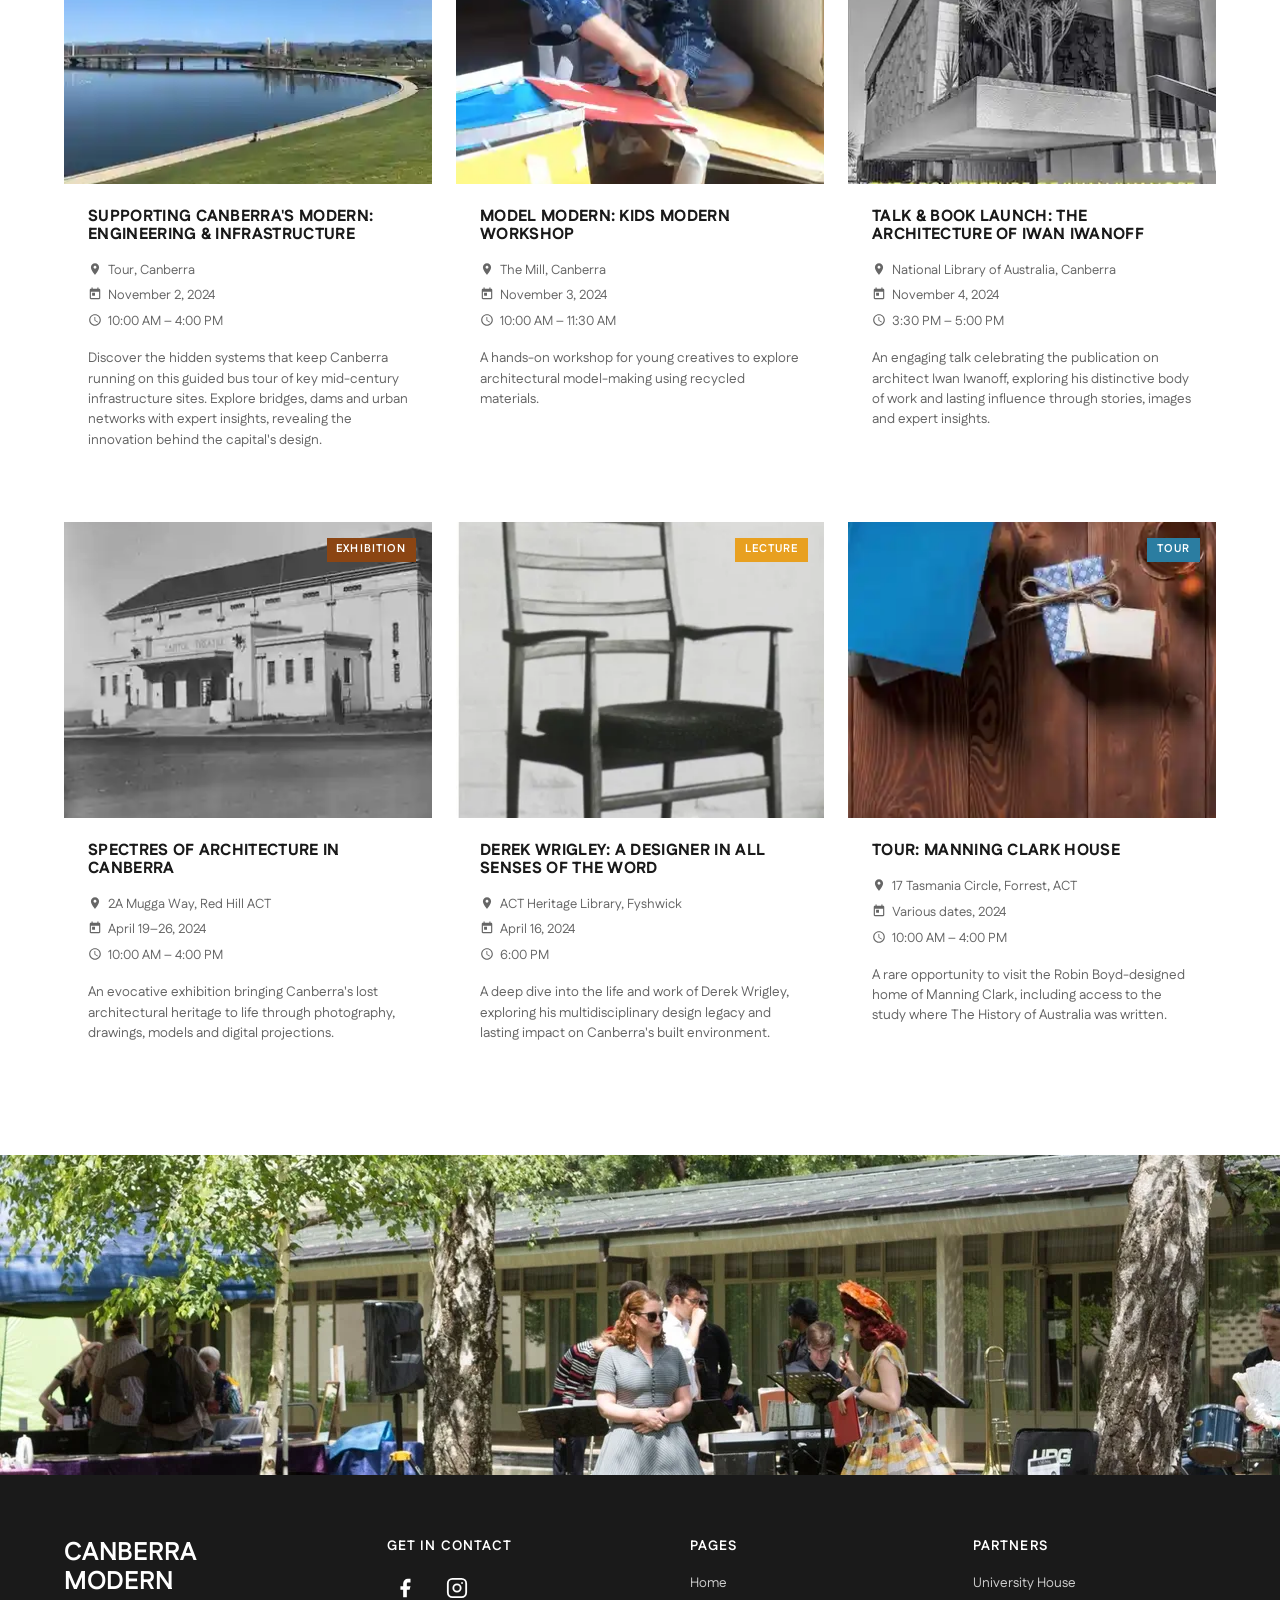
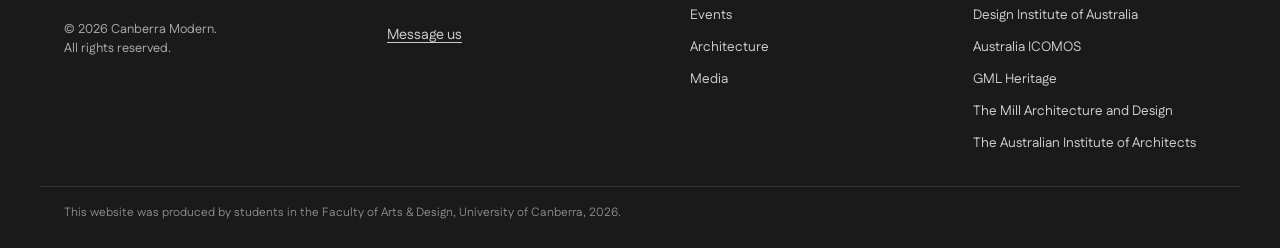
<file: events.html>
<!DOCTYPE html>
<html lang="en">
<head>
  <meta charset="UTF-8" />
  <meta name="viewport" content="width=device-width, initial-scale=1.0" />
  <title>Events — Canberra Modern</title>
  <link rel="preconnect" href="https://fonts.googleapis.com" />
  <link rel="preconnect" href="https://fonts.gstatic.com" crossorigin />
  <!-- Fustat: Regular (400) for body/subtitles, ExtraBold (800) for headings -->
  <link href="https://fonts.googleapis.com/css2?family=Fustat:wght@400;800&display=swap" rel="stylesheet" />
  <link rel="stylesheet" href="assets/css/styles.css" />
</head>
<body>

  <!-- SITE NAVIGATION — same on every page -->
  <nav class="site-nav" aria-label="Main navigation">
    <div class="site-nav__inner">
      <a href="index.html" class="site-nav__logo" aria-label="Canberra Modern home">
        <!-- Replace logo.png/svg in assets/images/ with your own logo file -->
        <img class="site-nav__logo-img" src="assets/images/logo.svg" alt="Canberra Modern logo" />
        <span class="site-nav__logo-text">Canberra<br>Modern</span>
      </a>
      <button class="site-nav__toggle" aria-label="Toggle navigation menu" aria-expanded="false">
        <span></span><span></span><span></span>
      </button>
      <button class="site-nav__close" aria-label="Close navigation menu">&times;</button>
      <ul class="site-nav__links" role="list">
        <li><a href="index.html">Home</a></li>
        <li><a href="events.html" aria-current="page">Events</a></li>
        <li><a href="architecture.html">Architecture</a></li>
        <li><a href="media.html">Media</a></li>
      </ul>
    </div>
  </nav>


  <main>

    <!-- =========================================================
         EVENTS PAGE HERO
         Olive/dark-green background.
         ========================================================= -->
    <header class="page-hero page-hero--olive" aria-labelledby="events-page-heading">
      <div class="container">
        <em class="text-italic-accent">Conservation Through Participation</em>
        <h1 id="events-page-heading">Upcoming Events</h1>
        <p>
          Join us for tours, lectures, workshops and social gatherings celebrating
          Canberra's mid and late twentieth century architecture.
        </p>
      </div>
    </header>


    <!-- =========================================================
         WHAT'S ON — UPCOMING EVENTS
         Cream background, two-column card grid.
         ========================================================= -->
    <section class="section-whats-on" aria-labelledby="whats-on-heading">
      <div class="container">
        <h2 id="whats-on-heading">What's On</h2>

        <div class="events-grid" role="list">

          <!-- Event Card 1 -->
          <article class="event-card" role="listitem">
            <div class="event-card__img-wrap">
              <img src="assets/images/event-griffith-bus-tour.jpg" alt="Map of Canberra's Griffith suburb" />
              <span class="event-card__tag event-card__tag--tour">Tour</span>
            </div>
            <div class="event-card__body">
              <h3>Architectural Bus Tour: Griffith Plans</h3>
              <ul class="event-card__meta" aria-label="Event details">
                <li class="event-card__meta-item">
                  <!-- Location icon -->
                  <svg viewBox="0 0 24 24" xmlns="http://www.w3.org/2000/svg" aria-hidden="true"><path d="M12 2C8.13 2 5 5.13 5 9c0 5.25 7 13 7 13s7-7.75 7-13c0-3.87-3.13-7-7-7zm0 9.5c-1.38 0-2.5-1.12-2.5-2.5s1.12-2.5 2.5-2.5 2.5 1.12 2.5 2.5-1.12 2.5-2.5 2.5z"/></svg>
                  <span>Tour, Canberra</span>
                </li>
                <li class="event-card__meta-item">
                  <!-- Calendar icon -->
                  <svg viewBox="0 0 24 24" xmlns="http://www.w3.org/2000/svg" aria-hidden="true"><path d="M19 3h-1V1h-2v2H8V1H6v2H5c-1.11 0-2 .89-2 2v14c0 1.1.89 2 2 2h14c1.1 0 2-.9 2-2V5c0-1.11-.9-2-2-2zm0 16H5V8h14v11zM7 10h5v5H7z"/></svg>
                  <span>March 8–10, 2026</span>
                </li>
                <li class="event-card__meta-item">
                  <!-- Clock icon -->
                  <svg viewBox="0 0 24 24" xmlns="http://www.w3.org/2000/svg" aria-hidden="true"><path d="M12 2C6.48 2 2 6.48 2 12s4.48 10 10 10 10-4.48 10-10S17.52 2 12 2zm0 18c-4.41 0-8-3.59-8-8s3.59-8 8-8 8 3.59 8 8-3.59 8-8 8zm.5-13H11v6l5.25 3.15.75-1.23-4.5-2.67V7z"/></svg>
                  <span>10:00 AM – 4:00 PM</span>
                </li>
              </ul>
              <p class="event-card__desc">
                Explore Griffin's Canberra through a guided bus tour and exclusive cultural experiences,
                including rare archival displays and insights into the original city plans, celebrating
                Walter Burley Griffin's 150th anniversary.
              </p>
              <a href="event-register.html" class="btn btn--dark">Register Now</a>
            </div>
          </article>

          <!-- Event Card 2 -->
          <article class="event-card" role="listitem">
            <div class="event-card__img-wrap">
              <img src="assets/images/event-golden-age-lecture.jpg" alt="Lecture theatre at the National Library of Australia" />
              <span class="event-card__tag event-card__tag--lecture">Lecture</span>
            </div>
            <div class="event-card__body">
              <h3>Lecture: The Golden Age of Canberra Design</h3>
              <ul class="event-card__meta" aria-label="Event details">
                <li class="event-card__meta-item">
                  <svg viewBox="0 0 24 24" xmlns="http://www.w3.org/2000/svg" aria-hidden="true"><path d="M12 2C8.13 2 5 5.13 5 9c0 5.25 7 13 7 13s7-7.75 7-13c0-3.87-3.13-7-7-7zm0 9.5c-1.38 0-2.5-1.12-2.5-2.5s1.12-2.5 2.5-2.5 2.5 1.12 2.5 2.5-1.12 2.5-2.5 2.5z"/></svg>
                  <span>National Library of Australia</span>
                </li>
                <li class="event-card__meta-item">
                  <svg viewBox="0 0 24 24" xmlns="http://www.w3.org/2000/svg" aria-hidden="true"><path d="M19 3h-1V1h-2v2H8V1H6v2H5c-1.11 0-2 .89-2 2v14c0 1.1.89 2 2 2h14c1.1 0 2-.9 2-2V5c0-1.11-.9-2-2-2zm0 16H5V8h14v11zM7 10h5v5H7z"/></svg>
                  <span>April 18, 2026</span>
                </li>
                <li class="event-card__meta-item">
                  <svg viewBox="0 0 24 24" xmlns="http://www.w3.org/2000/svg" aria-hidden="true"><path d="M12 2C6.48 2 2 6.48 2 12s4.48 10 10 10 10-4.48 10-10S17.52 2 12 2zm0 18c-4.41 0-8-3.59-8-8s3.59-8 8-8 8 3.59 8 8-3.59 8-8 8zm.5-13H11v6l5.25 3.15.75-1.23-4.5-2.67V7z"/></svg>
                  <span>6:30 PM – 8:00 PM</span>
                </li>
              </ul>
              <p class="event-card__desc">
                Renowned architect Dr. Sarah Mitchell discusses the innovative design principles that
                shaped Canberra in the 1960s and 1970s.
              </p>
              <a href="event-register.html" class="btn btn--dark">Register Now</a>
            </div>
          </article>

        </div><!-- /events-grid -->
      </div>
    </section><!-- /section-whats-on -->


    <!-- =========================================================
         PAST EVENTS
         White background, three-column grid.
         ========================================================= -->
    <section class="section-past-events" aria-labelledby="past-events-heading">
      <div class="container">
        <h2 id="past-events-heading">Past Events</h2>

        <div class="past-events-grid" role="list">

          <!-- Past event 1 -->
          <article class="event-card" role="listitem">
            <div class="event-card__img-wrap">
              <img src="assets/images/past-event-infrastructure.jpg" alt="Canberra dam and infrastructure" />
              <span class="event-card__tag event-card__tag--tour">Tour</span>
            </div>
            <div class="event-card__body">
              <h3>Supporting Canberra's Modern: Engineering &amp; Infrastructure</h3>
              <ul class="event-card__meta" aria-label="Event details">
                <li class="event-card__meta-item">
                  <svg viewBox="0 0 24 24" xmlns="http://www.w3.org/2000/svg" aria-hidden="true"><path d="M12 2C8.13 2 5 5.13 5 9c0 5.25 7 13 7 13s7-7.75 7-13c0-3.87-3.13-7-7-7zm0 9.5c-1.38 0-2.5-1.12-2.5-2.5s1.12-2.5 2.5-2.5 2.5 1.12 2.5 2.5-1.12 2.5-2.5 2.5z"/></svg>
                  <span>Tour, Canberra</span>
                </li>
                <li class="event-card__meta-item">
                  <svg viewBox="0 0 24 24" xmlns="http://www.w3.org/2000/svg" aria-hidden="true"><path d="M19 3h-1V1h-2v2H8V1H6v2H5c-1.11 0-2 .89-2 2v14c0 1.1.89 2 2 2h14c1.1 0 2-.9 2-2V5c0-1.11-.9-2-2-2zm0 16H5V8h14v11zM7 10h5v5H7z"/></svg>
                  <span>November 2, 2024</span>
                </li>
                <li class="event-card__meta-item">
                  <svg viewBox="0 0 24 24" xmlns="http://www.w3.org/2000/svg" aria-hidden="true"><path d="M12 2C6.48 2 2 6.48 2 12s4.48 10 10 10 10-4.48 10-10S17.52 2 12 2zm0 18c-4.41 0-8-3.59-8-8s3.59-8 8-8 8 3.59 8 8-3.59 8-8 8zm.5-13H11v6l5.25 3.15.75-1.23-4.5-2.67V7z"/></svg>
                  <span>10:00 AM – 4:00 PM</span>
                </li>
              </ul>
              <p class="event-card__desc">
                Discover the hidden systems that keep Canberra running on this guided bus tour of
                key mid-century infrastructure sites. Explore bridges, dams and urban networks with
                expert insights, revealing the innovation behind the capital's design.
              </p>
            </div>
          </article>

          <!-- Past event 2 -->
          <article class="event-card" role="listitem">
            <div class="event-card__img-wrap">
              <img src="assets/images/past-event-kids-workshop.jpg" alt="Children making models at a workshop" />
              <span class="event-card__tag event-card__tag--seminar">Workshop</span>
            </div>
            <div class="event-card__body">
              <h3>Model Modern: Kids Modern Workshop</h3>
              <ul class="event-card__meta" aria-label="Event details">
                <li class="event-card__meta-item">
                  <svg viewBox="0 0 24 24" xmlns="http://www.w3.org/2000/svg" aria-hidden="true"><path d="M12 2C8.13 2 5 5.13 5 9c0 5.25 7 13 7 13s7-7.75 7-13c0-3.87-3.13-7-7-7zm0 9.5c-1.38 0-2.5-1.12-2.5-2.5s1.12-2.5 2.5-2.5 2.5 1.12 2.5 2.5-1.12 2.5-2.5 2.5z"/></svg>
                  <span>The Mill, Canberra</span>
                </li>
                <li class="event-card__meta-item">
                  <svg viewBox="0 0 24 24" xmlns="http://www.w3.org/2000/svg" aria-hidden="true"><path d="M19 3h-1V1h-2v2H8V1H6v2H5c-1.11 0-2 .89-2 2v14c0 1.1.89 2 2 2h14c1.1 0 2-.9 2-2V5c0-1.11-.9-2-2-2zm0 16H5V8h14v11zM7 10h5v5H7z"/></svg>
                  <span>November 3, 2024</span>
                </li>
                <li class="event-card__meta-item">
                  <svg viewBox="0 0 24 24" xmlns="http://www.w3.org/2000/svg" aria-hidden="true"><path d="M12 2C6.48 2 2 6.48 2 12s4.48 10 10 10 10-4.48 10-10S17.52 2 12 2zm0 18c-4.41 0-8-3.59-8-8s3.59-8 8-8 8 3.59 8 8-3.59 8-8 8zm.5-13H11v6l5.25 3.15.75-1.23-4.5-2.67V7z"/></svg>
                  <span>10:00 AM – 11:30 AM</span>
                </li>
              </ul>
              <p class="event-card__desc">
                A hands-on workshop for young creatives to explore architectural model-making using
                recycled materials.
              </p>
            </div>
          </article>

          <!-- Past event 3 -->
          <article class="event-card" role="listitem">
            <div class="event-card__img-wrap">
              <img src="assets/images/past-event-iwan.jpg" alt="Exterior of a modernist Canberra building" />
              <span class="event-card__tag event-card__tag--talk">Talk</span>
            </div>
            <div class="event-card__body">
              <h3>Talk &amp; Book Launch: The Architecture of Iwan Iwanoff</h3>
              <ul class="event-card__meta" aria-label="Event details">
                <li class="event-card__meta-item">
                  <svg viewBox="0 0 24 24" xmlns="http://www.w3.org/2000/svg" aria-hidden="true"><path d="M12 2C8.13 2 5 5.13 5 9c0 5.25 7 13 7 13s7-7.75 7-13c0-3.87-3.13-7-7-7zm0 9.5c-1.38 0-2.5-1.12-2.5-2.5s1.12-2.5 2.5-2.5 2.5 1.12 2.5 2.5-1.12 2.5-2.5 2.5z"/></svg>
                  <span>National Library of Australia, Canberra</span>
                </li>
                <li class="event-card__meta-item">
                  <svg viewBox="0 0 24 24" xmlns="http://www.w3.org/2000/svg" aria-hidden="true"><path d="M19 3h-1V1h-2v2H8V1H6v2H5c-1.11 0-2 .89-2 2v14c0 1.1.89 2 2 2h14c1.1 0 2-.9 2-2V5c0-1.11-.9-2-2-2zm0 16H5V8h14v11zM7 10h5v5H7z"/></svg>
                  <span>November 4, 2024</span>
                </li>
                <li class="event-card__meta-item">
                  <svg viewBox="0 0 24 24" xmlns="http://www.w3.org/2000/svg" aria-hidden="true"><path d="M12 2C6.48 2 2 6.48 2 12s4.48 10 10 10 10-4.48 10-10S17.52 2 12 2zm0 18c-4.41 0-8-3.59-8-8s3.59-8 8-8 8 3.59 8 8-3.59 8-8 8zm.5-13H11v6l5.25 3.15.75-1.23-4.5-2.67V7z"/></svg>
                  <span>3:30 PM – 5:00 PM</span>
                </li>
              </ul>
              <p class="event-card__desc">
                An engaging talk celebrating the publication on architect Iwan Iwanoff, exploring
                his distinctive body of work and lasting influence through stories, images and expert insights.
              </p>
            </div>
          </article>

          <!-- Past event 4 -->
          <article class="event-card" role="listitem">
            <div class="event-card__img-wrap">
              <img src="assets/images/past-event-spectres.jpg" alt="Modernist building facade" />
              <span class="event-card__tag event-card__tag--seminar">Exhibition</span>
            </div>
            <div class="event-card__body">
              <h3>Spectres of Architecture in Canberra</h3>
              <ul class="event-card__meta" aria-label="Event details">
                <li class="event-card__meta-item">
                  <svg viewBox="0 0 24 24" xmlns="http://www.w3.org/2000/svg" aria-hidden="true"><path d="M12 2C8.13 2 5 5.13 5 9c0 5.25 7 13 7 13s7-7.75 7-13c0-3.87-3.13-7-7-7zm0 9.5c-1.38 0-2.5-1.12-2.5-2.5s1.12-2.5 2.5-2.5 2.5 1.12 2.5 2.5-1.12 2.5-2.5 2.5z"/></svg>
                  <span>2A Mugga Way, Red Hill ACT</span>
                </li>
                <li class="event-card__meta-item">
                  <svg viewBox="0 0 24 24" xmlns="http://www.w3.org/2000/svg" aria-hidden="true"><path d="M19 3h-1V1h-2v2H8V1H6v2H5c-1.11 0-2 .89-2 2v14c0 1.1.89 2 2 2h14c1.1 0 2-.9 2-2V5c0-1.11-.9-2-2-2zm0 16H5V8h14v11zM7 10h5v5H7z"/></svg>
                  <span>April 19–26, 2024</span>
                </li>
                <li class="event-card__meta-item">
                  <svg viewBox="0 0 24 24" xmlns="http://www.w3.org/2000/svg" aria-hidden="true"><path d="M12 2C6.48 2 2 6.48 2 12s4.48 10 10 10 10-4.48 10-10S17.52 2 12 2zm0 18c-4.41 0-8-3.59-8-8s3.59-8 8-8 8 3.59 8 8-3.59 8-8 8zm.5-13H11v6l5.25 3.15.75-1.23-4.5-2.67V7z"/></svg>
                  <span>10:00 AM – 4:00 PM</span>
                </li>
              </ul>
              <p class="event-card__desc">
                An evocative exhibition bringing Canberra's lost architectural heritage to life through
                photography, drawings, models and digital projections.
              </p>
            </div>
          </article>

          <!-- Past event 5 -->
          <article class="event-card" role="listitem">
            <div class="event-card__img-wrap">
              <img src="assets/images/past-event-derek.jpg" alt="Derek Wrigley in his workshop" />
              <span class="event-card__tag event-card__tag--lecture">Lecture</span>
            </div>
            <div class="event-card__body">
              <h3>Derek Wrigley: A Designer in All Senses of the Word</h3>
              <ul class="event-card__meta" aria-label="Event details">
                <li class="event-card__meta-item">
                  <svg viewBox="0 0 24 24" xmlns="http://www.w3.org/2000/svg" aria-hidden="true"><path d="M12 2C8.13 2 5 5.13 5 9c0 5.25 7 13 7 13s7-7.75 7-13c0-3.87-3.13-7-7-7zm0 9.5c-1.38 0-2.5-1.12-2.5-2.5s1.12-2.5 2.5-2.5 2.5 1.12 2.5 2.5-1.12 2.5-2.5 2.5z"/></svg>
                  <span>ACT Heritage Library, Fyshwick</span>
                </li>
                <li class="event-card__meta-item">
                  <svg viewBox="0 0 24 24" xmlns="http://www.w3.org/2000/svg" aria-hidden="true"><path d="M19 3h-1V1h-2v2H8V1H6v2H5c-1.11 0-2 .89-2 2v14c0 1.1.89 2 2 2h14c1.1 0 2-.9 2-2V5c0-1.11-.9-2-2-2zm0 16H5V8h14v11zM7 10h5v5H7z"/></svg>
                  <span>April 16, 2024</span>
                </li>
                <li class="event-card__meta-item">
                  <svg viewBox="0 0 24 24" xmlns="http://www.w3.org/2000/svg" aria-hidden="true"><path d="M12 2C6.48 2 2 6.48 2 12s4.48 10 10 10 10-4.48 10-10S17.52 2 12 2zm0 18c-4.41 0-8-3.59-8-8s3.59-8 8-8 8 3.59 8 8-3.59 8-8 8zm.5-13H11v6l5.25 3.15.75-1.23-4.5-2.67V7z"/></svg>
                  <span>6:00 PM</span>
                </li>
              </ul>
              <p class="event-card__desc">
                A deep dive into the life and work of Derek Wrigley, exploring his multidisciplinary
                design legacy and lasting impact on Canberra's built environment.
              </p>
            </div>
          </article>

          <!-- Past event 6 -->
          <article class="event-card" role="listitem">
            <div class="event-card__img-wrap">
              <img src="assets/images/past-event-manning-clark.jpg" alt="Manning Clark House study" />
              <span class="event-card__tag event-card__tag--tour">Tour</span>
            </div>
            <div class="event-card__body">
              <h3>Tour: Manning Clark House</h3>
              <ul class="event-card__meta" aria-label="Event details">
                <li class="event-card__meta-item">
                  <svg viewBox="0 0 24 24" xmlns="http://www.w3.org/2000/svg" aria-hidden="true"><path d="M12 2C8.13 2 5 5.13 5 9c0 5.25 7 13 7 13s7-7.75 7-13c0-3.87-3.13-7-7-7zm0 9.5c-1.38 0-2.5-1.12-2.5-2.5s1.12-2.5 2.5-2.5 2.5 1.12 2.5 2.5-1.12 2.5-2.5 2.5z"/></svg>
                  <span>17 Tasmania Circle, Forrest, ACT</span>
                </li>
                <li class="event-card__meta-item">
                  <svg viewBox="0 0 24 24" xmlns="http://www.w3.org/2000/svg" aria-hidden="true"><path d="M19 3h-1V1h-2v2H8V1H6v2H5c-1.11 0-2 .89-2 2v14c0 1.1.89 2 2 2h14c1.1 0 2-.9 2-2V5c0-1.11-.9-2-2-2zm0 16H5V8h14v11zM7 10h5v5H7z"/></svg>
                  <span>Various dates, 2024</span>
                </li>
                <li class="event-card__meta-item">
                  <svg viewBox="0 0 24 24" xmlns="http://www.w3.org/2000/svg" aria-hidden="true"><path d="M12 2C6.48 2 2 6.48 2 12s4.48 10 10 10 10-4.48 10-10S17.52 2 12 2zm0 18c-4.41 0-8-3.59-8-8s3.59-8 8-8 8 3.59 8 8-3.59 8-8 8zm.5-13H11v6l5.25 3.15.75-1.23-4.5-2.67V7z"/></svg>
                  <span>10:00 AM – 4:00 PM</span>
                </li>
              </ul>
              <p class="event-card__desc">
                A rare opportunity to visit the Robin Boyd-designed home of Manning Clark, including
                access to the study where The History of Australia was written.
              </p>
            </div>
          </article>

        </div><!-- /past-events-grid -->
      </div>
    </section><!-- /section-past-events -->


    <!-- =========================================================
         PHOTO STRIP
         Decorative full-width image at the bottom of the page.
         ========================================================= -->
    <div class="events-photo-strip" aria-hidden="true">
      <img src="assets/images/events-strip-photo.jpg" alt="" />
    </div>

  </main>


  <!-- SITE FOOTER — same on every page -->
  <footer class="site-footer" aria-label="Site footer">
    <div class="site-footer__inner">
      <div class="footer-brand">
        <p class="footer-brand__logo">Canberra<br>Modern</p>
        <p class="footer-brand__copy">&copy; 2026 Canberra Modern.<br>All rights reserved.</p>
      </div>
      <div class="footer-contact">
        <h4>Get In Contact</h4>
        <div class="footer-social">
          <a href="https://www.facebook.com/canberramodern/" aria-label="Canberra Modern on Facebook" target="_blank" rel="noopener">
            <svg viewBox="0 0 24 24" aria-hidden="true"><path d="M18 2h-3a5 5 0 0 0-5 5v3H7v4h3v8h4v-8h3l1-4h-4V7a1 1 0 0 1 1-1h3z"/></svg>
          </a>
          <a href="https://www.instagram.com/canberra_modern/" aria-label="Canberra Modern on Instagram" target="_blank" rel="noopener">
            <svg viewBox="0 0 24 24" aria-hidden="true"><rect x="2" y="2" width="20" height="20" rx="5" ry="5" fill="none" stroke="white" stroke-width="2"/><circle cx="12" cy="12" r="4" fill="none" stroke="white" stroke-width="2"/><circle cx="17.5" cy="6.5" r="1" fill="white"/></svg>
          </a>
        </div>
        <a href="contact.html">Message us</a>
      </div>
      <nav class="footer-pages" aria-label="Footer page links">
        <h4>Pages</h4>
        <ul role="list">
          <li><a href="index.html">Home</a></li>
          <li><a href="events.html">Events</a></li>
          <li><a href="architecture.html">Architecture</a></li>
          <li><a href="media.html">Media</a></li>
        </ul>
      </nav>
      <div class="footer-partners">
        <h4>Partners</h4>
        <ul role="list">
          <li><a href="https://unihouse.anu.edu.au/" target="_blank" rel="noopener">University House</a></li>
          <li><a href="https://www.design.org.au/" target="_blank" rel="noopener">Design Institute of Australia</a></li>
          <li><a href="https://australia.icomos.org/" target="_blank" rel="noopener">Australia ICOMOS</a></li>
          <li><a href="https://gml.com.au/" target="_blank" rel="noopener">GML Heritage</a></li>
          <li><a href="https://www.themilldesign.com.au/" target="_blank" rel="noopener">The Mill Architecture and Design</a></li>
          <li><a href="https://www.architecture.com.au/act-chapter" target="_blank" rel="noopener">The Australian Institute of Architects</a></li>
        </ul>
      </div>
    </div>


    <!-- Required UC assessment footer note -->
    <p class="footer-assessment-note">
      This website was produced by students in the Faculty of Arts &amp; Design,
      University of Canberra, 2026.
    </p>

  </footer>

  <script src="assets/js/javascript.js"></script>
</body>
</html>
</file>
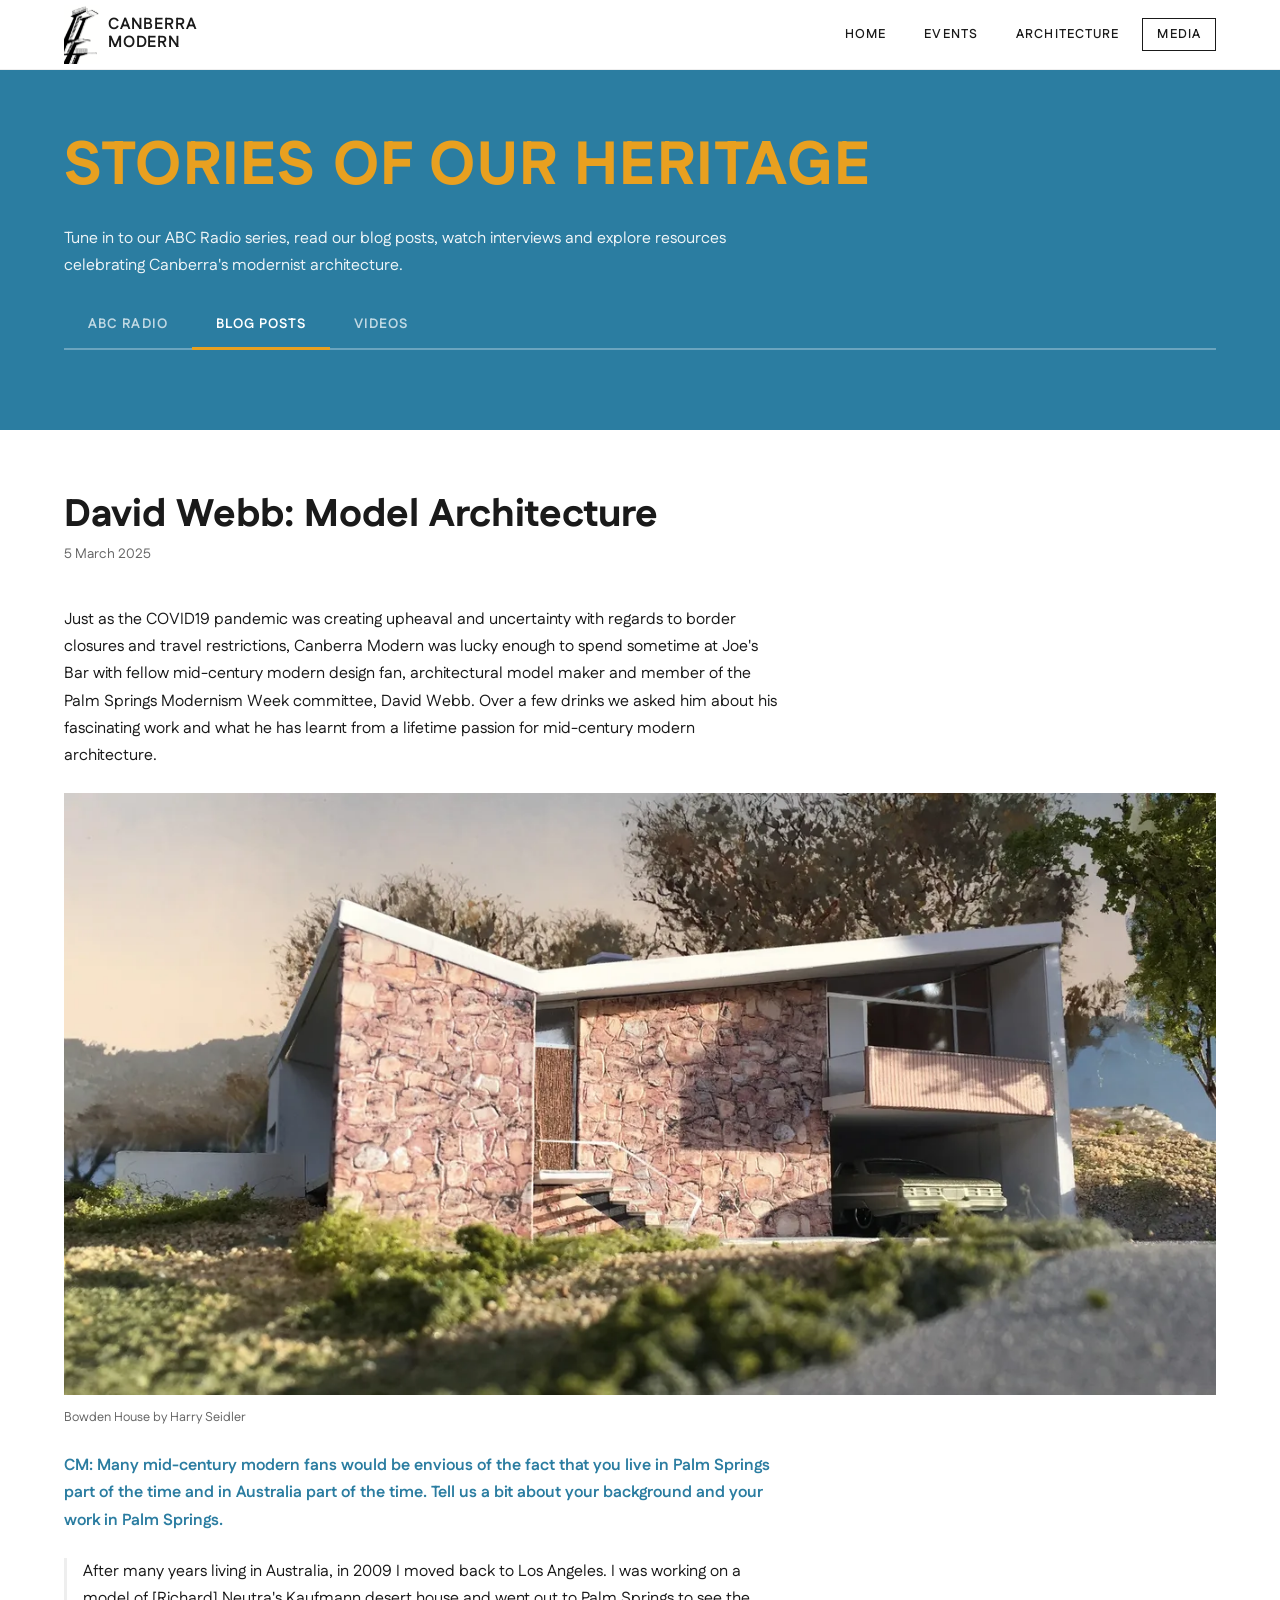
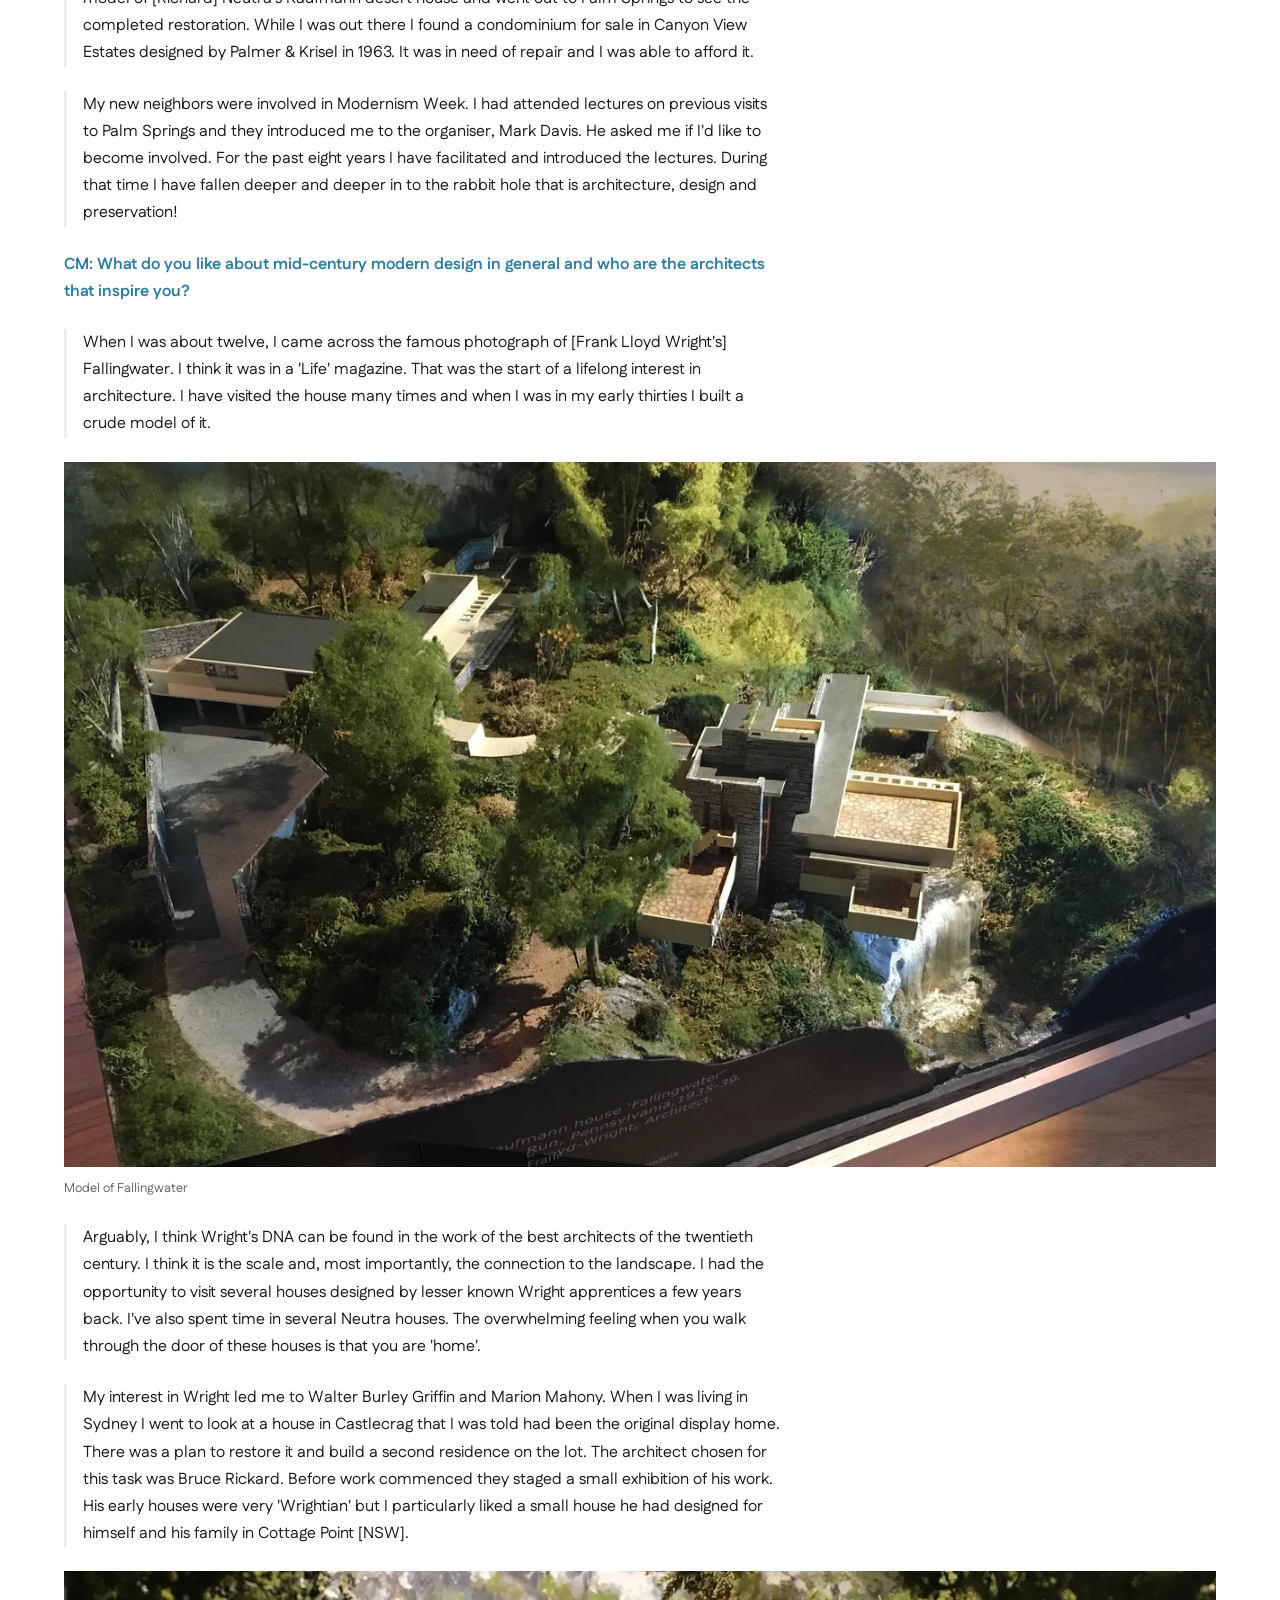
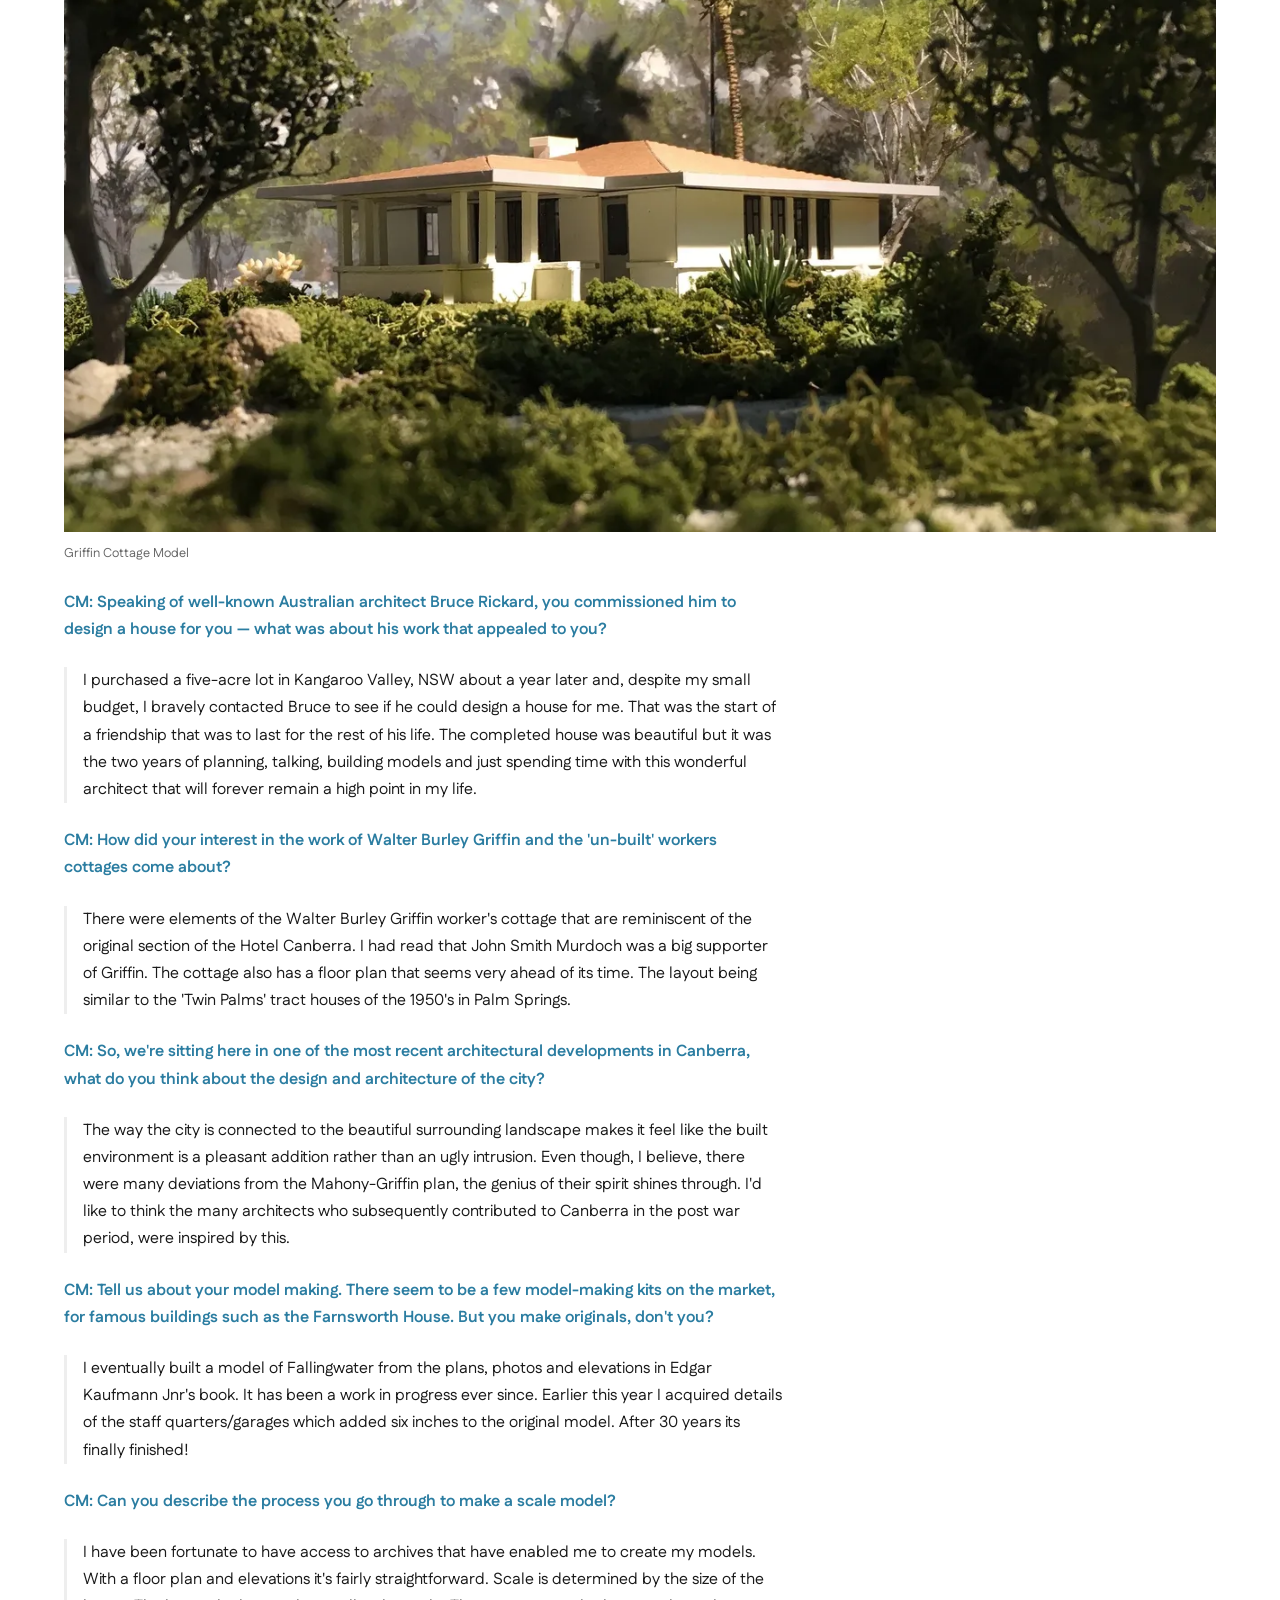
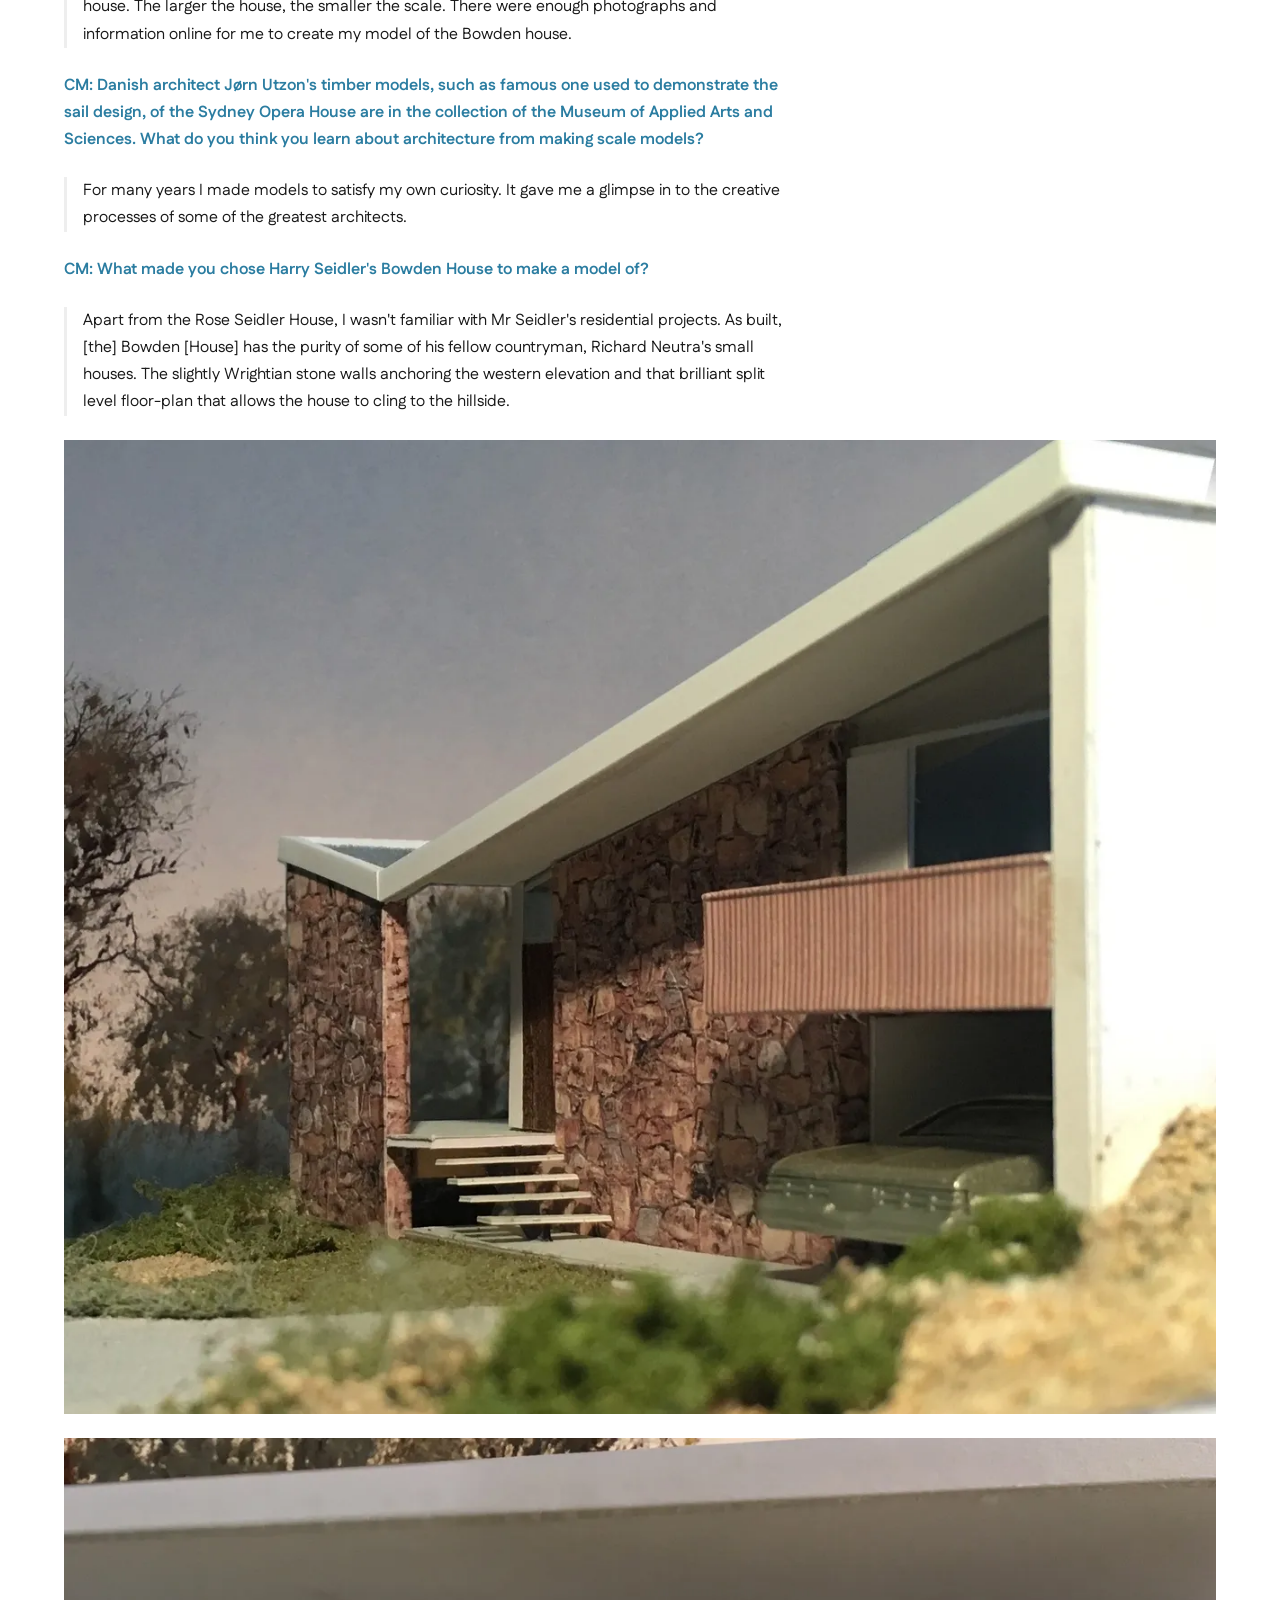
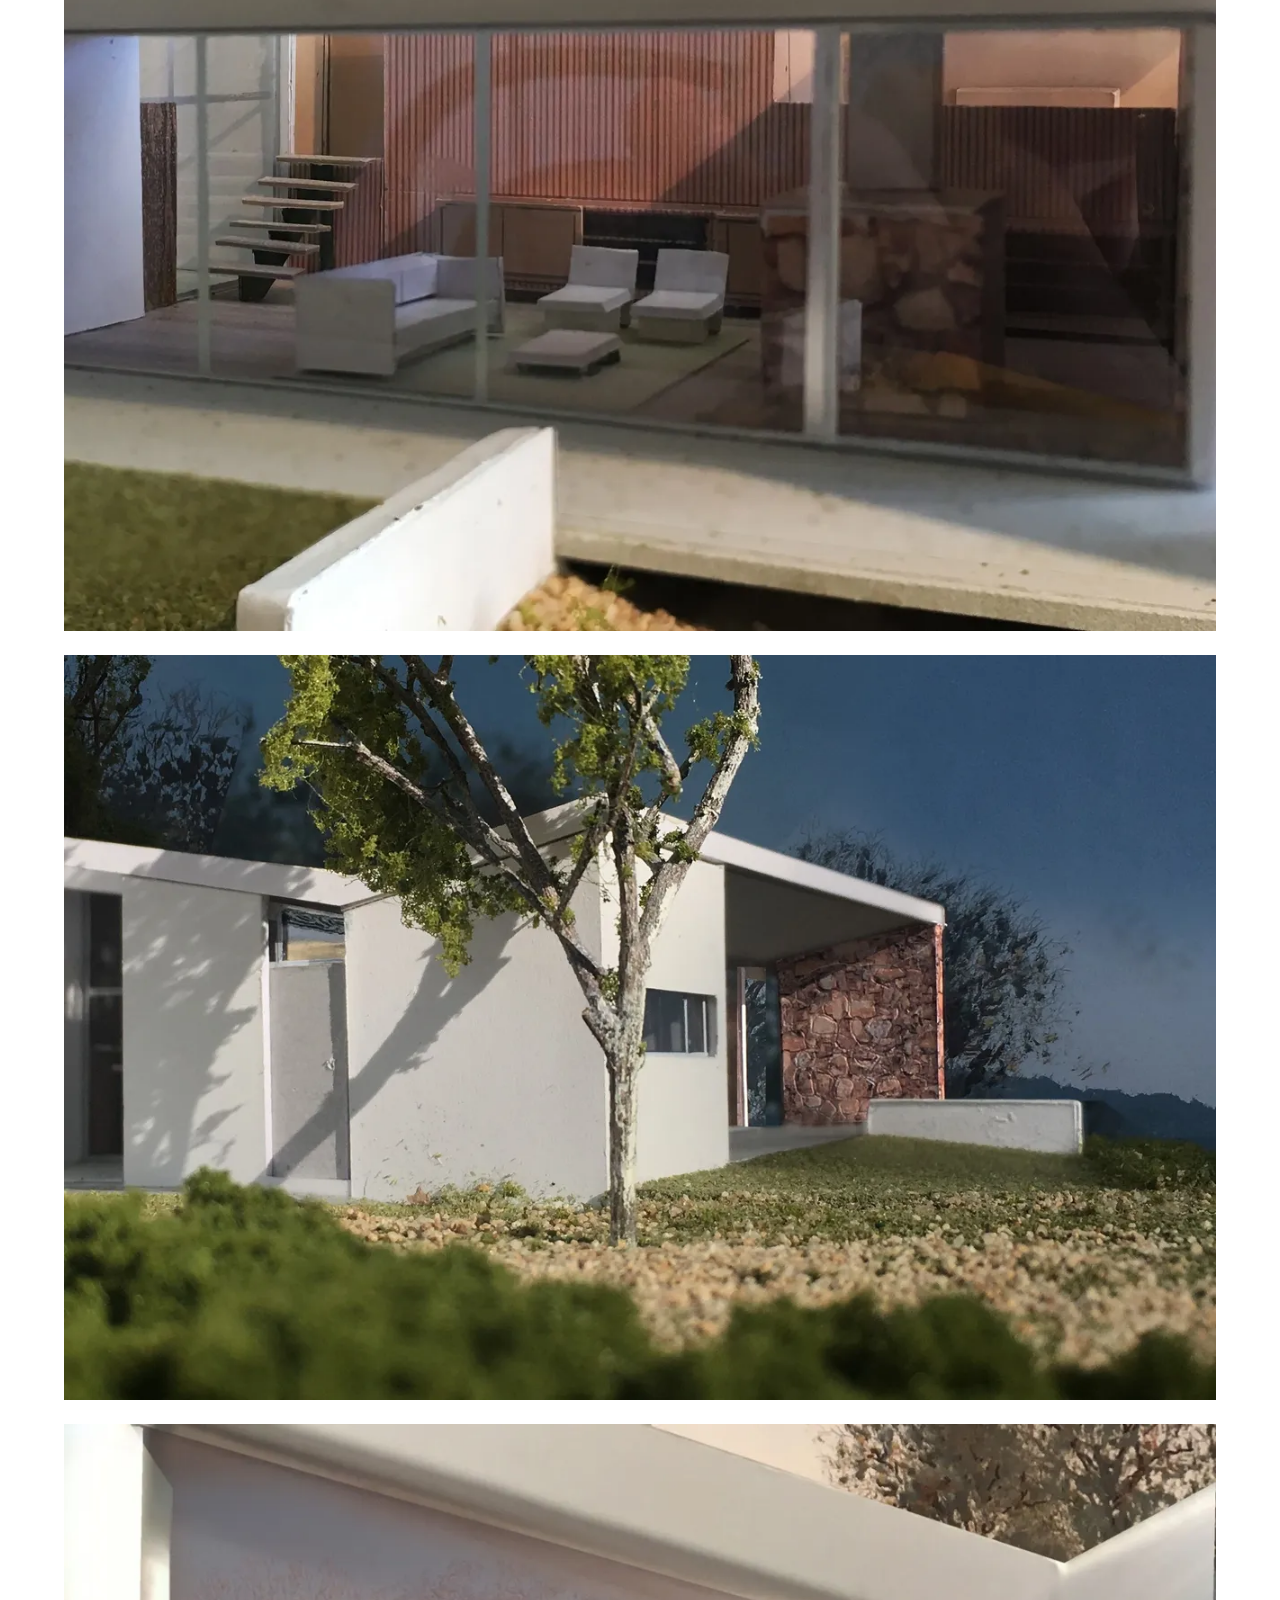
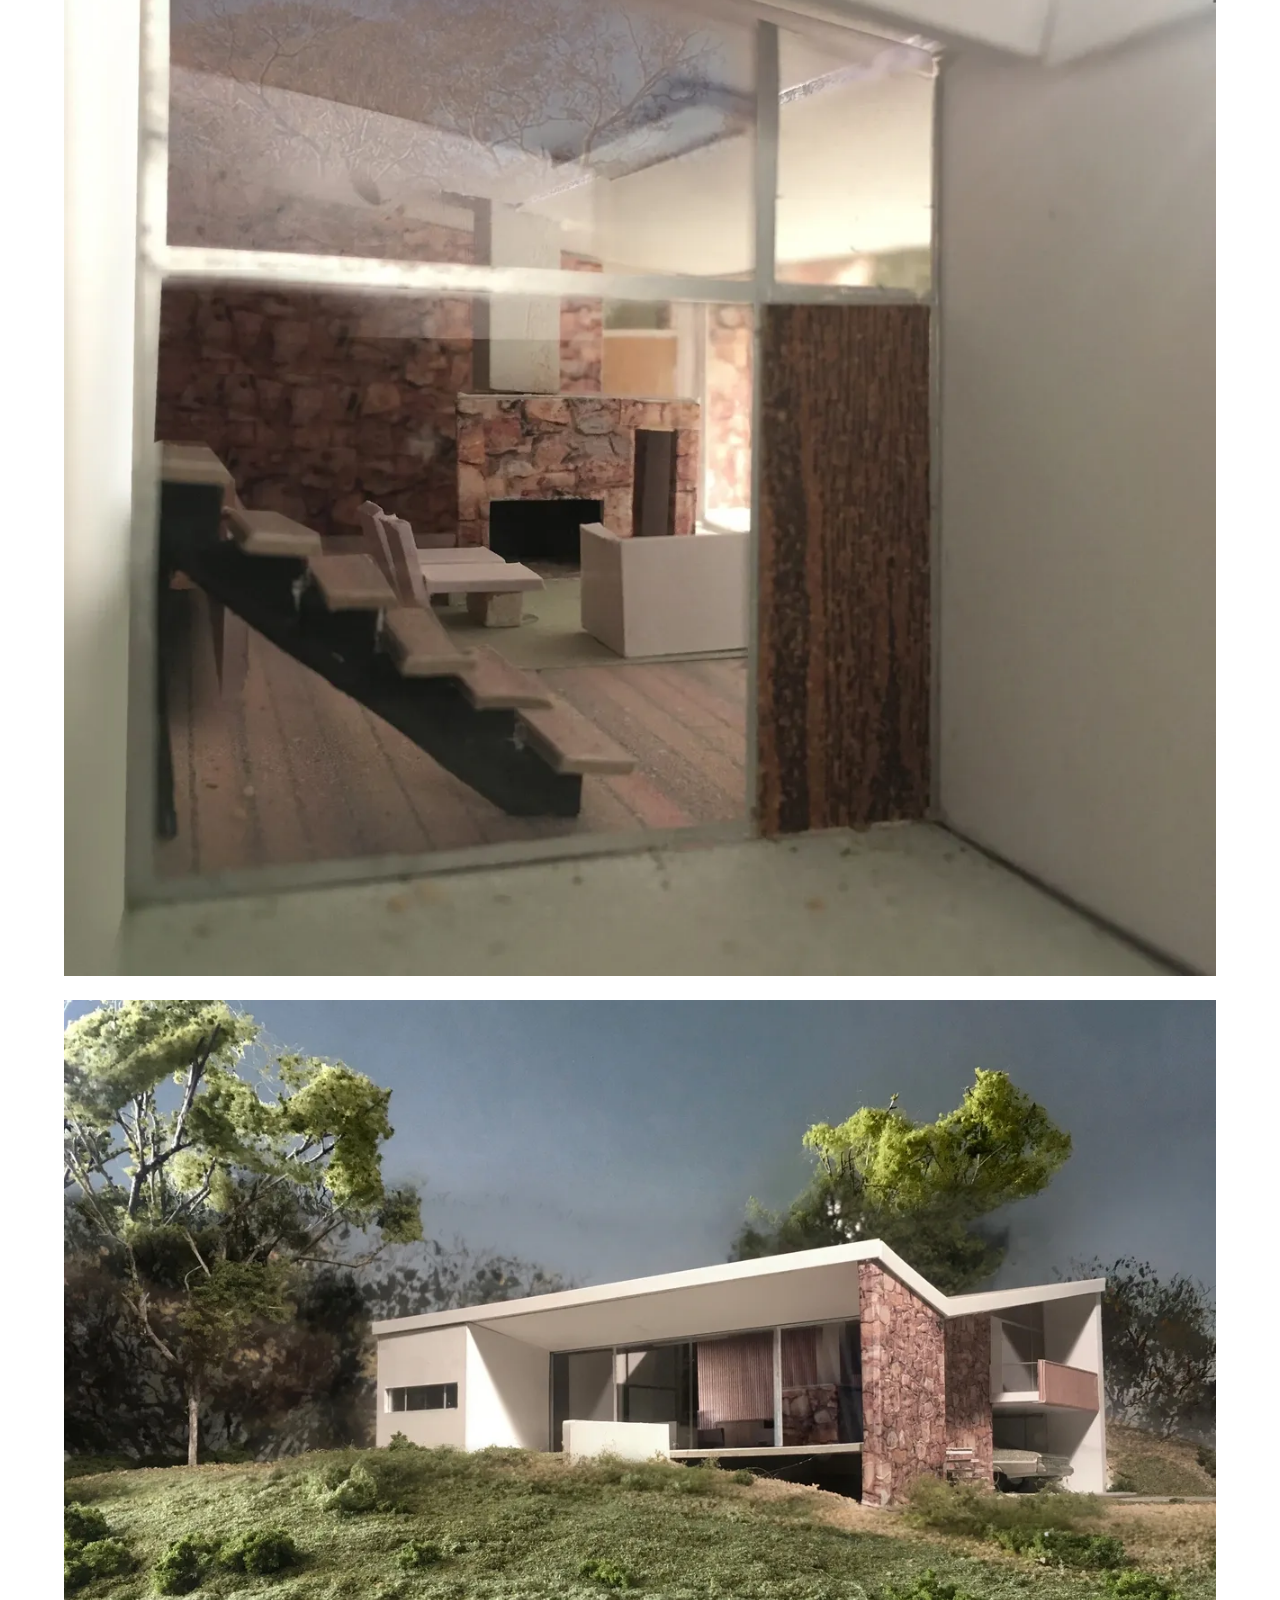
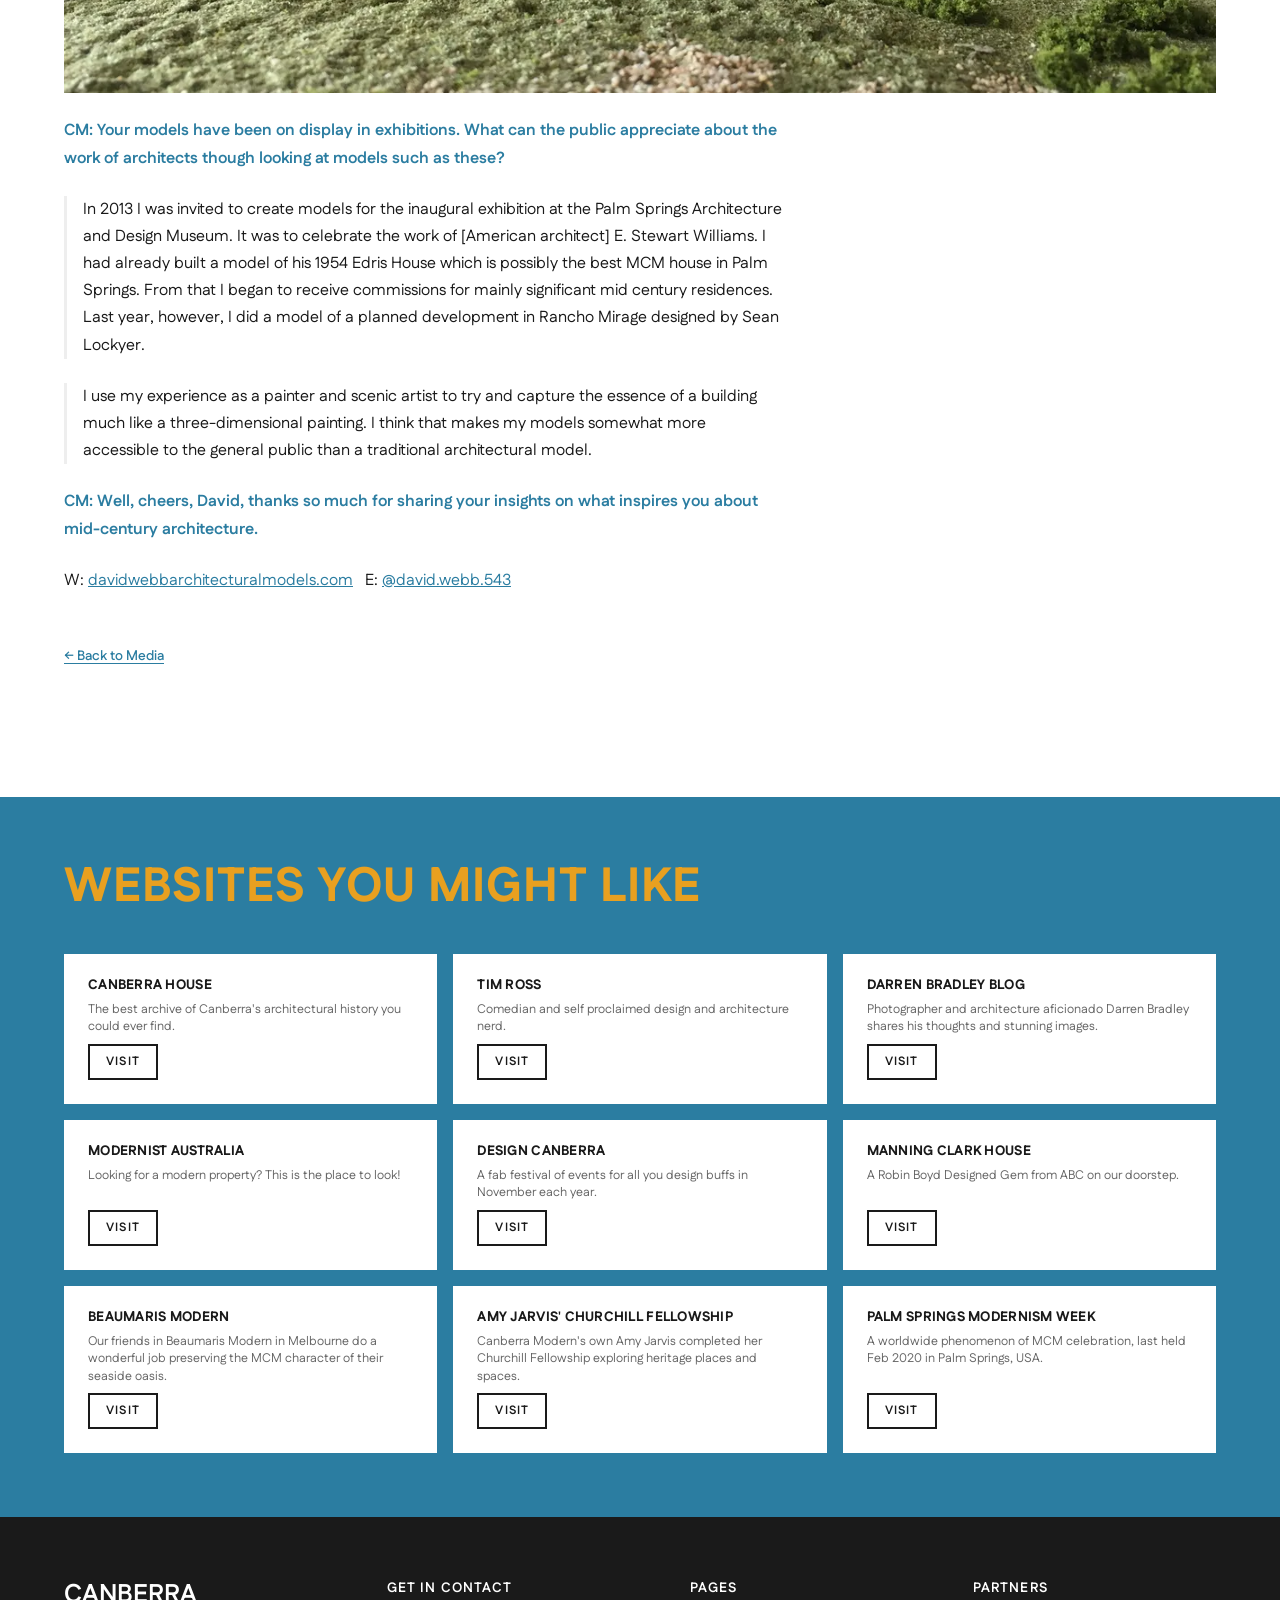
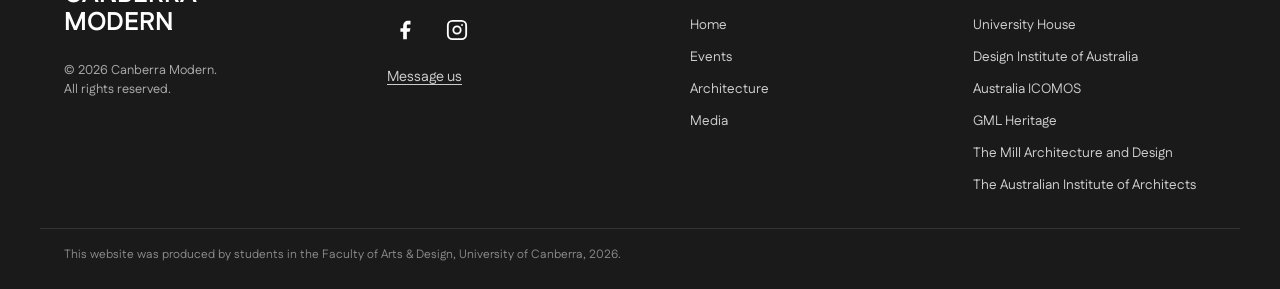
<file: media-blog.html>
<!DOCTYPE html>
<html lang="en">
<head>
  <meta charset="UTF-8" />
  <meta name="viewport" content="width=device-width, initial-scale=1.0" />
  <title>David Webb: Model Architecture — Canberra Modern</title>
  <link rel="preconnect" href="https://fonts.googleapis.com" />
  <link rel="preconnect" href="https://fonts.gstatic.com" crossorigin />
  <!-- Fustat: Regular (400) for body/subtitles, ExtraBold (800) for headings -->
  <link href="https://fonts.googleapis.com/css2?family=Fustat:wght@400;800&display=swap" rel="stylesheet" />
  <link rel="stylesheet" href="assets/css/styles.css" />
</head>
<body>

  <!-- SITE NAVIGATION -->
  <nav class="site-nav" aria-label="Main navigation">
    <div class="site-nav__inner">
      <a href="index.html" class="site-nav__logo" aria-label="Canberra Modern home">
        <!-- Replace logo.png/svg in assets/images/ with your own logo file -->
        <img class="site-nav__logo-img" src="assets/images/logo.svg" alt="Canberra Modern logo" />
        <span class="site-nav__logo-text">Canberra<br>Modern</span>
      </a>
      <button class="site-nav__toggle" aria-label="Toggle navigation menu" aria-expanded="false">
        <span></span><span></span><span></span>
      </button>
      <button class="site-nav__close" aria-label="Close navigation menu">&times;</button>
      <ul class="site-nav__links" role="list">
        <li><a href="index.html">Home</a></li>
        <li><a href="events.html">Events</a></li>
        <li><a href="architecture.html">Architecture</a></li>
        <li><a href="media.html" aria-current="page">Media</a></li>
      </ul>
    </div>
  </nav>


  <main>

    <!-- =========================================================
         MEDIA PAGE HERO — same teal bar as parent media page
         ========================================================= -->
    <header class="page-hero page-hero--teal" aria-label="Media section header">
      <div class="container">
        <h1>Stories of Our Heritage</h1>
        <p>
          Tune in to our ABC Radio series, read our blog posts, watch interviews and
          explore resources celebrating Canberra's modernist architecture.
        </p>
        <!-- Tab bar shown on the hero to match prototype layout -->
        <div class="media-tabs media-tabs--blog" role="tablist" aria-label="Media categories">
          <a href="media.html"        class="media-tab-btn media-tab-btn--inactive">ABC Radio</a>
          <a href="media.html"        class="media-tab-btn media-tab-btn--active">Blog Posts</a>
          <a href="media.html"        class="media-tab-btn media-tab-btn--inactive">Videos</a>
        </div>
      </div>
    </header>


    <!-- =========================================================
         BLOG POST ARTICLE
         ========================================================= -->
    <article class="blog-post">
      <div class="container">

        <header class="blog-post__header">
          <h1 class="blog-post__article-heading">
            David Webb: Model Architecture
          </h1>
          <p class="blog-post__date">5 March 2025</p>
        </header>

        <div class="blog-post__body">

          <p>
            Just as the COVID19 pandemic was creating upheaval and uncertainty with regards to border closures and travel
            restrictions, Canberra Modern was lucky enough to spend sometime at Joe's Bar with fellow mid-century modern
            design fan, architectural model maker and member of the Palm Springs Modernism Week committee, David Webb.
            Over a few drinks we asked him about his fascinating work and what he has learnt from a lifetime passion for
            mid-century modern architecture.
          </p>

          <!-- Bowden House by Harry Seidler — first image on the page -->
          <img src="assets/images/blog-bowden-house.jpg" alt="Bowden House by Harry Seidler" />
          <p class="blog-post__caption">Bowden House by Harry Seidler</p>

          <!-- Q&A section -->
          <div class="blog-post__qa" aria-label="Interview questions and answers">

            <p class="blog-post__qa-q">CM: Many mid-century modern fans would be envious of the fact that you live in Palm Springs part of the time and in Australia part of the time. Tell us a bit about your background and your work in Palm Springs.</p>
            <p class="blog-post__qa-a">After many years living in Australia, in 2009 I moved back to Los Angeles. I was working on a model of [Richard] Neutra's Kaufmann desert house and went out to Palm Springs to see the completed restoration. While I was out there I found a condominium for sale in Canyon View Estates designed by Palmer &amp; Krisel in 1963. It was in need of repair and I was able to afford it.</p>

            <p class="blog-post__qa-a">My new neighbors were involved in Modernism Week. I had attended lectures on previous visits to Palm Springs and they introduced me to the organiser, Mark Davis. He asked me if I'd like to become involved. For the past eight years I have facilitated and introduced the lectures. During that time I have fallen deeper and deeper in to the rabbit hole that is architecture, design and preservation!</p>

            <p class="blog-post__qa-q">CM: What do you like about mid-century modern design in general and who are the architects that inspire you?</p>
            <p class="blog-post__qa-a">When I was about twelve, I came across the famous photograph of [Frank Lloyd Wright's] Fallingwater. I think it was in a 'Life' magazine. That was the start of a lifelong interest in architecture. I have visited the house many times and when I was in my early thirties I built a crude model of it.</p>

          </div>

          <!-- Fallingwater model image -->
          <img src="assets/images/blog-fallingwater-model.jpg" alt="Model of Fallingwater" />
          <p class="blog-post__caption">Model of Fallingwater</p>

          <div class="blog-post__qa">

            <p class="blog-post__qa-a">Arguably, I think Wright's DNA can be found in the work of the best architects of the twentieth century. I think it is the scale and, most importantly, the connection to the landscape. I had the opportunity to visit several houses designed by lesser known Wright apprentices a few years back. I've also spent time in several Neutra houses. The overwhelming feeling when you walk through the door of these houses is that you are 'home'.</p>

            <p class="blog-post__qa-a">My interest in Wright led me to Walter Burley Griffin and Marion Mahony. When I was living in Sydney I went to look at a house in Castlecrag that I was told had been the original display home. There was a plan to restore it and build a second residence on the lot. The architect chosen for this task was Bruce Rickard. Before work commenced they staged a small exhibition of his work. His early houses were very 'Wrightian' but I particularly liked a small house he had designed for himself and his family in Cottage Point [NSW].</p>

          </div>

          <!-- Griffin Cottage model image -->
          <img src="assets/images/blog-griffin-cottage-model.jpg" alt="Griffin Cottage Model" />
          <p class="blog-post__caption">Griffin Cottage Model</p>

          <div class="blog-post__qa">

            <p class="blog-post__qa-q">CM: Speaking of well-known Australian architect Bruce Rickard, you commissioned him to design a house for you — what was about his work that appealed to you?</p>
            <p class="blog-post__qa-a">I purchased a five-acre lot in Kangaroo Valley, NSW about a year later and, despite my small budget, I bravely contacted Bruce to see if he could design a house for me. That was the start of a friendship that was to last for the rest of his life. The completed house was beautiful but it was the two years of planning, talking, building models and just spending time with this wonderful architect that will forever remain a high point in my life.</p>

            <p class="blog-post__qa-q">CM: How did your interest in the work of Walter Burley Griffin and the 'un-built' workers cottages come about?</p>
            <p class="blog-post__qa-a">There were elements of the Walter Burley Griffin worker's cottage that are reminiscent of the original section of the Hotel Canberra. I had read that John Smith Murdoch was a big supporter of Griffin. The cottage also has a floor plan that seems very ahead of its time. The layout being similar to the 'Twin Palms' tract houses of the 1950's in Palm Springs.</p>

            <p class="blog-post__qa-q">CM: So, we're sitting here in one of the most recent architectural developments in Canberra, what do you think about the design and architecture of the city?</p>
            <p class="blog-post__qa-a">The way the city is connected to the beautiful surrounding landscape makes it feel like the built environment is a pleasant addition rather than an ugly intrusion. Even though, I believe, there were many deviations from the Mahony-Griffin plan, the genius of their spirit shines through. I'd like to think the many architects who subsequently contributed to Canberra in the post war period, were inspired by this.</p>

            <p class="blog-post__qa-q">CM: Tell us about your model making. There seem to be a few model-making kits on the market, for famous buildings such as the Farnsworth House. But you make originals, don't you?</p>
            <p class="blog-post__qa-a">I eventually built a model of Fallingwater from the plans, photos and elevations in Edgar Kaufmann Jnr's book. It has been a work in progress ever since. Earlier this year I acquired details of the staff quarters/garages which added six inches to the original model. After 30 years its finally finished!</p>

            <p class="blog-post__qa-q">CM: Can you describe the process you go through to make a scale model?</p>
            <p class="blog-post__qa-a">I have been fortunate to have access to archives that have enabled me to create my models. With a floor plan and elevations it's fairly straightforward. Scale is determined by the size of the house. The larger the house, the smaller the scale. There were enough photographs and information online for me to create my model of the Bowden house.</p>

            <p class="blog-post__qa-q">CM: Danish architect Jørn Utzon's timber models, such as famous one used to demonstrate the sail design, of the Sydney Opera House are in the collection of the Museum of Applied Arts and Sciences. What do you think you learn about architecture from making scale models?</p>
            <p class="blog-post__qa-a">For many years I made models to satisfy my own curiosity. It gave me a glimpse in to the creative processes of some of the greatest architects.</p>

            <p class="blog-post__qa-q">CM: What made you chose Harry Seidler's Bowden House to make a model of?</p>
            <p class="blog-post__qa-a">Apart from the Rose Seidler House, I wasn't familiar with Mr Seidler's residential projects. As built, [the] Bowden [House] has the purity of some of his fellow countryman, Richard Neutra's small houses. The slightly Wrightian stone walls anchoring the western elevation and that brilliant split level floor-plan that allows the house to cling to the hillside.</p>

          </div>

          <!-- House images — replace filenames with your actual images -->
          <img src="assets/images/blog-webb-house-1.jpg" alt="David Webb architectural model or house" />
          <img src="assets/images/blog-webb-house-2.jpg" alt="David Webb architectural model or house" />
          <img src="assets/images/blog-webb-house-3.jpg" alt="David Webb architectural model or house" />
          <img src="assets/images/blog-webb-house-4.jpg" alt="David Webb architectural model or house" />
          <img src="assets/images/blog-webb-house-5.jpg" alt="David Webb architectural model or house" />

          <div class="blog-post__qa">

            <p class="blog-post__qa-q">CM: Your models have been on display in exhibitions. What can the public appreciate about the work of architects though looking at models such as these?</p>
            <p class="blog-post__qa-a">In 2013 I was invited to create models for the inaugural exhibition at the Palm Springs Architecture and Design Museum. It was to celebrate the work of [American architect] E. Stewart Williams. I had already built a model of his 1954 Edris House which is possibly the best MCM house in Palm Springs. From that I began to receive commissions for mainly significant mid century residences. Last year, however, I did a model of a planned development in Rancho Mirage designed by Sean Lockyer.</p>

            <p class="blog-post__qa-a">I use my experience as a painter and scenic artist to try and capture the essence of a building much like a three-dimensional painting. I think that makes my models somewhat more accessible to the general public than a traditional architectural model.</p>

            <p class="blog-post__qa-q">CM: Well, cheers, David, thanks so much for sharing your insights on what inspires you about mid-century architecture.</p>

          </div>

          <p>
            W: <a href="http://davidwebbarchitecturalmodels.com" target="_blank" rel="noopener" class="blog-post__external-link">davidwebbarchitecturalmodels.com</a>
            &nbsp; E: <a href="https://www.facebook.com/david.webb.543" target="_blank" rel="noopener" class="blog-post__external-link">@david.webb.543</a>
          </p>

        </div><!-- /blog-post__body -->

        <!-- Back to media link -->
        <p class="blog-post__back-link-wrap">
          <a href="media.html" class="blog-post__back-link">
            &larr; Back to Media
          </a>
        </p>

      </div>
    </article><!-- /blog-post -->


    <!-- =========================================================
         WEBSITES YOU MIGHT LIKE
         Reused across all media pages.
         ========================================================= -->
    <section class="section-websites" aria-labelledby="websites-heading-blog">
      <div class="container">
        <h2 id="websites-heading-blog">Websites You Might Like</h2>
        <div class="websites-grid" role="list">
          <div class="website-card" role="listitem">
            <h4>Canberra House</h4>
            <p>The best archive of Canberra's architectural history you could ever find.</p>
            <a href="https://www.canberrahouse.com.au/" target="_blank" rel="noopener" class="btn btn--dark">Visit</a>
          </div>
          <div class="website-card" role="listitem">
            <h4>Tim Ross</h4>
            <p>Comedian and self proclaimed design and architecture nerd.</p>
            <a href="https://modernisterbooks.com/" target="_blank" rel="noopener" class="btn btn--dark">Visit</a>
          </div>
          <div class="website-card" role="listitem">
            <h4>Darren Bradley Blog</h4>
            <p>Photographer and architecture aficionado Darren Bradley shares his thoughts and stunning images.</p>
            <a href="https://www.darrenbradleyphotography.com/news" target="_blank" rel="noopener" class="btn btn--dark">Visit</a>
          </div>
          <div class="website-card" role="listitem">
            <h4>Modernist Australia</h4>
            <p>Looking for a modern property? This is the place to look!</p>
            <a href="https://www.modernistaustralia.com/" target="_blank" rel="noopener" class="btn btn--dark">Visit</a>
          </div>
          <div class="website-card" role="listitem">
            <h4>Design Canberra</h4>
            <p>A fab festival of events for all you design buffs in November each year.</p>
            <a href="https://craftanddesigncanberra.org/" target="_blank" rel="noopener" class="btn btn--dark">Visit</a>
          </div>
          <div class="website-card" role="listitem">
            <h4>Manning Clark House</h4>
            <p>A Robin Boyd Designed Gem from ABC on our doorstep.</p>
            <a href="https://www.manningclark.org.au/" target="_blank" rel="noopener" class="btn btn--dark">Visit</a>
          </div>
          <div class="website-card" role="listitem">
            <h4>Beaumaris Modern</h4>
            <p>Our friends in Beaumaris Modern in Melbourne do a wonderful job preserving the MCM character of their seaside oasis.</p>
            <a href="https://beaumarismodern.com.au/" target="_blank" rel="noopener" class="btn btn--dark">Visit</a>
          </div>
          <div class="website-card" role="listitem">
            <h4>Amy Jarvis' Churchill Fellowship</h4>
            <p>Canberra Modern's own Amy Jarvis completed her Churchill Fellowship exploring heritage places and spaces.</p>
            <a href="https://www.churchilltrust.com.au/fellow/amy-jarvis-act-2018/" target="_blank" rel="noopener" class="btn btn--dark">Visit</a>
          </div>
          <div class="website-card" role="listitem">
            <h4>Palm Springs Modernism Week</h4>
            <p>A worldwide phenomenon of MCM celebration, last held Feb 2020 in Palm Springs, USA.</p>
            <a href="https://modernismweek.com/" target="_blank" rel="noopener" class="btn btn--dark">Visit</a>
          </div>
        </div>
      </div>
    </section>

  </main>


  <!-- SITE FOOTER -->
  <footer class="site-footer" aria-label="Site footer">
    <div class="site-footer__inner">
      <div class="footer-brand">
        <p class="footer-brand__logo">Canberra<br>Modern</p>
        <p class="footer-brand__copy">&copy; 2026 Canberra Modern.<br>All rights reserved.</p>
      </div>
      <div class="footer-contact">
        <h4>Get In Contact</h4>
        <div class="footer-social">
          <a href="https://www.facebook.com/canberramodern/" aria-label="Canberra Modern on Facebook" target="_blank" rel="noopener">
            <svg viewBox="0 0 24 24" aria-hidden="true"><path d="M18 2h-3a5 5 0 0 0-5 5v3H7v4h3v8h4v-8h3l1-4h-4V7a1 1 0 0 1 1-1h3z"/></svg>
          </a>
          <a href="https://www.instagram.com/canberra_modern/" aria-label="Canberra Modern on Instagram" target="_blank" rel="noopener">
            <svg viewBox="0 0 24 24" aria-hidden="true"><rect x="2" y="2" width="20" height="20" rx="5" ry="5" fill="none" stroke="white" stroke-width="2"/><circle cx="12" cy="12" r="4" fill="none" stroke="white" stroke-width="2"/><circle cx="17.5" cy="6.5" r="1" fill="white"/></svg>
          </a>
        </div>
        <a href="contact.html">Message us</a>
      </div>
      <nav class="footer-pages" aria-label="Footer page links">
        <h4>Pages</h4>
        <ul role="list">
          <li><a href="index.html">Home</a></li>
          <li><a href="events.html">Events</a></li>
          <li><a href="architecture.html">Architecture</a></li>
          <li><a href="media.html">Media</a></li>
        </ul>
      </nav>
      <div class="footer-partners">
        <h4>Partners</h4>
        <ul role="list">
          <li><a href="https://unihouse.anu.edu.au/" target="_blank" rel="noopener">University House</a></li>
          <li><a href="https://www.design.org.au/" target="_blank" rel="noopener">Design Institute of Australia</a></li>
          <li><a href="https://australia.icomos.org/" target="_blank" rel="noopener">Australia ICOMOS</a></li>
          <li><a href="https://gml.com.au/" target="_blank" rel="noopener">GML Heritage</a></li>
          <li><a href="https://www.themilldesign.com.au/" target="_blank" rel="noopener">The Mill Architecture and Design</a></li>
          <li><a href="https://www.architecture.com.au/act-chapter" target="_blank" rel="noopener">The Australian Institute of Architects</a></li>
        </ul>
      </div>
    </div>


    <!-- Required UC assessment footer note -->
    <p class="footer-assessment-note">
      This website was produced by students in the Faculty of Arts &amp; Design,
      University of Canberra, 2026.
    </p>

  </footer>

  <script src="assets/js/javascript.js"></script>
</body>
</html>
</file>
<file: assets/css/styles.css>
/* =============================================================================
   CANBERRA MODERN — styles.css
   Author: UC Student
   Description: Main stylesheet for the Canberra Modern website redesign.
   Uses CSS custom properties, Flexbox, and media queries for responsive layout.
   ============================================================================= */

/* -----------------------------------------------------------------------------
   1. CSS CUSTOM PROPERTIES (Design Tokens)
   Centralising all colours, fonts and spacing so changes cascade site-wide.
   ----------------------------------------------------------------------------- */
:root {
  /* Colour palette extracted from hi-fi prototype */
  --colour-teal:        #2B7DA1;   /* Primary headings, hero background */
  --colour-teal-dark:   #1d5f7a;   /* Hover / active states on teal */
  --colour-orange:      #E8A020;   /* Team section, accent headings */
  --colour-orange-dark: #c4871a;   /* Hover on orange elements */
  --colour-olive:       #4a5e28;   /* Events section background */
  --colour-olive-mid:   #5C6B2E;   /* Events heading text */
  --colour-cream:       #F5F0E8;   /* Light background sections */
  --colour-light-blue:  #C8DFF0;   /* Form card backgrounds */
  --colour-black:       #1A1A1A;   /* Body text */
  --colour-white:       #FFFFFF;
  --colour-grey-mid:    #666666;   /* Secondary text */
  --colour-grey-light:  #EEEEEE;   /* Borders, dividers */
  --colour-tag-tour:    #2B7DA1;
  --colour-tag-lecture: #E8A020;
  --colour-tag-talk:    #4a5e28;
  --colour-tag-seminar: #8B4513;

  /* Typography — Fustat used throughout:
     ExtraBold (800) for all headings and titles,
     Regular (400) for body text, subtitles and UI elements */
  --font-heading: 'Fustat', sans-serif;
  --font-body:    'Fustat', sans-serif;
  --font-ui:      'Fustat', sans-serif;

  /* Spacing scale */
  --space-xs:   0.5rem;
  --space-sm:   1rem;
  --space-md:   1.5rem;
  --space-lg:   2.5rem;
  --space-xl:   4rem;
  --space-xxl:  6rem;

  /* Layout */
  --max-width:      1200px;
  --nav-height:     70px;
  --border-radius:  4px;

  /* Transitions */
  --transition-fast: 150ms ease;
  --transition-mid:  300ms ease;
}

/* -----------------------------------------------------------------------------
   2. RESET / BASE
   Minimal reset to normalise cross-browser rendering differences.
   ----------------------------------------------------------------------------- */
*, *::before, *::after {
  box-sizing: border-box;
  margin: 0;
  padding: 0;
}

html {
  /* Smooth scrolling for anchor links */
  scroll-behavior: smooth;
  font-size: 16px;
}

body {
  font-family: var(--font-body);
  color: var(--colour-black);
  background-color: var(--colour-white);
  line-height: 1.6;
  /* Prevent horizontal scroll caused by full-width sections */
  overflow-x: hidden;
}

img {
  /* Images scale down within containers but never stretch beyond natural size */
  max-width: 100%;
  height: auto;
  display: block;
}

a {
  color: inherit;
  text-decoration: none;
}

ul, ol {
  list-style: none;
}

/* -----------------------------------------------------------------------------
   3. TYPOGRAPHY
   ----------------------------------------------------------------------------- */
h1, h2, h3, h4, h5, h6 {
  font-family: var(--font-heading);
  line-height: 1.1;
  /* Fustat ExtraBold weight for all headings and titles */
  font-weight: 800;
  text-transform: uppercase;
  letter-spacing: 0.02em;
}

h1 { font-size: clamp(2.2rem, 5vw, 3.8rem); }
h2 { font-size: clamp(1.8rem, 4vw, 3rem); }
h3 { font-size: clamp(1.2rem, 2.5vw, 1.6rem); }
h4 { font-size: 1.1rem; }

p {
  font-family: var(--font-body);
  /* Fustat Regular weight for body text and subtitles */
  font-weight: 400;
  font-size: 1rem;
  line-height: 1.7;
}

/* Italic accent style used in prototype (e.g. "Conservation Through Participation") */
.text-italic-accent {
  font-style: italic;
  font-weight: 600;
  font-family: var(--font-body);
}

/* -----------------------------------------------------------------------------
   4. UTILITY CLASSES
   ----------------------------------------------------------------------------- */
.container {
  /* Centres content and constrains maximum width */
  max-width: var(--max-width);
  margin: 0 auto;
  padding: 0 var(--space-md);
}

.section-pad {
  padding: var(--space-xl) 0;
}

.visually-hidden {
  /* Hide element from screen while keeping it accessible to screen readers */
  position: absolute;
  width: 1px;
  height: 1px;
  overflow: hidden;
  clip: rect(0 0 0 0);
  white-space: nowrap;
}

/* -----------------------------------------------------------------------------
   5. BUTTONS
   Reusable button styles. Outlined style matches prototype's CTA buttons.
   ----------------------------------------------------------------------------- */
.btn {
  display: inline-block;
  font-family: var(--font-ui);
  font-weight: 700;
  font-size: 0.85rem;
  letter-spacing: 0.1em;
  text-transform: uppercase;
  padding: 0.7rem 1.8rem;
  border: 2px solid currentColor;
  background: transparent;
  cursor: pointer;
  transition: background var(--transition-fast), color var(--transition-fast);
  /* No rounded corners — angular feel matches architectural theme */
  border-radius: 0;
}

.btn:hover {
  background: var(--colour-black);
  color: var(--colour-white);
  border-color: var(--colour-black);
}

/* Outlined button on dark backgrounds */
.btn--light {
  color: var(--colour-white);
  border-color: var(--colour-white);
}

.btn--light:hover {
  background: var(--colour-white);
  color: var(--colour-black);
}

/* Outlined button on teal/coloured backgrounds */
.btn--dark {
  color: var(--colour-black);
  border-color: var(--colour-black);
}

.btn--dark:hover {
  background: var(--colour-black);
  color: var(--colour-white);
}

/* -----------------------------------------------------------------------------
   6. NAVIGATION
   Fixed top bar. Logo left, nav links right.
   ----------------------------------------------------------------------------- */
.site-nav {
  position: sticky;
  top: 0;
  z-index: 100;
  background: var(--colour-white);
  border-bottom: 1px solid var(--colour-grey-light);
  height: var(--nav-height);
}

.site-nav__inner {
  display: flex;
  align-items: center;
  justify-content: space-between;
  height: 100%;
  max-width: var(--max-width);
  margin: 0 auto;
  padding: 0 var(--space-md);
}

/* Logo: image icon + wordmark text stacked */
.site-nav__logo {
  display: flex;
  align-items: center;
  gap: var(--space-xs);
  text-decoration: none;
}

.site-nav__logo-img {
  width: 36px;
  height: auto;
}

.site-nav__logo-text {
  font-family: var(--font-heading);
  font-size: 1rem;
  font-weight: 700;
  text-transform: uppercase;
  line-height: 1.15;
  color: var(--colour-black);
  letter-spacing: 0.05em;
}

/* Nav links row */
.site-nav__links {
  display: flex;
  align-items: center;
  gap: var(--space-xs);
}

.site-nav__links a {
  font-family: var(--font-ui);
  font-size: 0.8rem;
  font-weight: 600;
  letter-spacing: 0.08em;
  text-transform: uppercase;
  padding: 0.4rem 0.9rem;
  border: 1px solid transparent;
  transition: border-color var(--transition-fast);
  color: var(--colour-black);
}

/* Outlined style for each nav item (matches prototype) */
.site-nav__links a:hover,
.site-nav__links a[aria-current="page"] {
  border-color: var(--colour-black);
}

/* Required UC assessment footer note — sits below the main footer columns */
.footer-assessment-note {
  max-width: var(--max-width);
  margin: var(--space-md) auto 0;
  padding: var(--space-sm) var(--space-md) 0;
  border-top: 1px solid #333;
  font-size: 0.75rem;
  color: #888;
  font-family: var(--font-ui);
}
.site-nav__close {
  display: none;
}

/* Hamburger — hidden on desktop (above 860px), shown on smaller screens */
.site-nav__toggle {
  display: none;
  background: none;
  border: none;
  cursor: pointer;
  flex-direction: column;
  gap: 6px;
  padding: 8px;
  z-index: 201;
  position: relative;
}

.site-nav__toggle span {
  display: block;
  width: 26px;
  height: 2px;
  background: var(--colour-black);
  transition: transform var(--transition-mid), opacity var(--transition-mid);
}

/* Dark backdrop — covers the page behind the dropdown when menu is open.
   Applied via JS adding .menu-open to .site-nav */
.site-nav::after {
  content: '';
  display: none;
  position: fixed;
  top: var(--nav-height);
  left: 0;
  right: 0;
  bottom: 0;
  background: rgba(0, 0, 0, 0.5);
  z-index: 98;
  animation: backdropFade 200ms ease forwards;
}

@keyframes backdropFade {
  from { opacity: 0; }
  to   { opacity: 1; }
}

.site-nav.menu-open::after {
  display: block;
}

/* Show hamburger and dropdown below 860px */
@media (max-width: 860px) {
  .site-nav__toggle {
    display: flex;
  }

  /* Dropdown panel — white box below nav bar, page dims behind it */
  .site-nav__links {
    display: none;
    flex-direction: column;
    position: absolute;
    top: var(--nav-height);
    left: 0;
    right: 0;
    background: var(--colour-white);
    border-bottom: 2px solid var(--colour-grey-light);
    /* Generous top/bottom padding, links spaced far apart */
    padding: var(--space-lg) var(--space-md);
    gap: var(--space-lg);
    z-index: 99;
  }

  .site-nav__links.is-open {
    display: flex;
  }

  /* Large text, no borders, no boxes — just clean spaced words */
  .site-nav__links a {
    width: 100%;
    padding: 0;
    text-align: center;
    font-family: var(--font-heading);
    font-size: 1.6rem;
    font-weight: 800;
    letter-spacing: 0.05em;
    text-transform: uppercase;
    color: var(--colour-black);
    border: none;
    background: transparent;
    transition: color var(--transition-fast);
  }

  .site-nav__links a:hover,
  .site-nav__links a[aria-current="page"] {
    color: var(--colour-teal);
    border: none;
    background: transparent;
  }
}

/* -----------------------------------------------------------------------------
   7. FOOTER
   Four-column layout on desktop, stacking on mobile.
   ----------------------------------------------------------------------------- */
.site-footer {
  background: var(--colour-black);
  color: var(--colour-white);
  padding: var(--space-xl) 0 var(--space-md);
}

.site-footer__inner {
  display: flex;
  flex-wrap: wrap;
  gap: var(--space-lg);
  max-width: var(--max-width);
  margin: 0 auto;
  padding: 0 var(--space-md);
}

/* Column 1: Logo + copyright */
.footer-brand {
  flex: 1 1 200px;
}

.footer-brand__logo {
  font-family: var(--font-heading);
  font-size: 1.6rem;
  font-weight: 700;
  text-transform: uppercase;
  line-height: 1.1;
  color: var(--colour-white);
  margin-bottom: var(--space-md);
}

.footer-brand__copy {
  font-size: 0.8rem;
  color: #aaaaaa;
  margin-top: var(--space-md);
  line-height: 1.5;
}

/* Column 2: Contact + social icons */
.footer-contact {
  flex: 1 1 180px;
}

.footer-contact h4,
.footer-pages h4,
.footer-partners h4 {
  font-family: var(--font-ui);
  font-size: 0.85rem;
  font-weight: 700;
  letter-spacing: 0.08em;
  text-transform: uppercase;
  margin-bottom: var(--space-sm);
  color: var(--colour-white);
}

.footer-social {
  display: flex;
  gap: var(--space-sm);
  margin-bottom: var(--space-sm);
}

/* Social icons use SVG inline; size them consistently */
.footer-social a {
  display: flex;
  align-items: center;
  justify-content: center;
  width: 36px;
  height: 36px;
}

.footer-social svg {
  width: 22px;
  height: 22px;
  fill: var(--colour-white);
  transition: fill var(--transition-fast);
}

.footer-social a:hover svg {
  fill: var(--colour-teal);
}

.footer-contact a {
  font-family: var(--font-ui);
  font-size: 0.9rem;
  color: #cccccc;
  text-decoration: underline;
  text-underline-offset: 3px;
}

/* Columns 3 & 4: Page links and partner links */
.footer-pages,
.footer-partners {
  flex: 1 1 160px;
}

.footer-pages li,
.footer-partners li {
  margin-bottom: 0.4rem;
}

.footer-pages a,
.footer-partners a {
  font-family: var(--font-ui);
  font-size: 0.85rem;
  color: #cccccc;
  transition: color var(--transition-fast);
}

.footer-pages a:hover,
.footer-partners a:hover {
  color: var(--colour-white);
}



/* -----------------------------------------------------------------------------
   8. HERO — HOME PAGE
   Full-width image carousel with prev/next arrows.
   ----------------------------------------------------------------------------- */
.hero {
  position: relative;
  width: 100%;
  /* Tall enough to feel immersive but not full-viewport on desktop */
  height: clamp(300px, 55vw, 600px);
  overflow: hidden;
  background: #222;
}

.hero__slides {
  display: flex;
  height: 100%;
  /* JS will translate this to show the active slide */
  transition: transform 600ms ease;
}

.hero__slide {
  min-width: 100%;
  height: 100%;
  position: relative;
}

.hero__slide img {
  width: 100%;
  height: 100%;
  object-fit: cover;
  object-position: center;
}

/* Image credit caption — bottom-right overlay */
.hero__credit {
  position: absolute;
  bottom: var(--space-xs);
  right: var(--space-sm);
  font-size: 0.65rem;
  color: rgba(255,255,255,0.7);
  font-family: var(--font-ui);
}

/* Prev / Next arrow buttons */
.hero__btn {
  position: absolute;
  top: 50%;
  transform: translateY(-50%);
  background: rgba(0,0,0,0.35);
  color: var(--colour-white);
  border: none;
  font-size: 1.4rem;
  width: 44px;
  height: 44px;
  display: flex;
  align-items: center;
  justify-content: center;
  cursor: pointer;
  transition: background var(--transition-fast);
  /* Using chevrons — accessible names added via aria-label in HTML */
  z-index: 10;
}

.hero__btn:hover {
  background: rgba(0,0,0,0.6);
}

.hero__btn--prev { left: var(--space-sm); }
.hero__btn--next { right: var(--space-sm); }

/* -----------------------------------------------------------------------------
   9. HOME — ABOUT / INTRO SECTION (teal background)
   ----------------------------------------------------------------------------- */
.section-about {
  background: var(--colour-teal);
  color: var(--colour-white);
  padding: var(--space-xl) 0;
}

.section-about h1 {
  color: var(--colour-orange);
  margin-bottom: var(--space-md);
}

.section-about .text-italic-accent {
  color: var(--colour-orange);
  font-size: 1.3rem;
  display: block;
  margin-bottom: var(--space-sm);
}

.section-about p {
  max-width: 700px;
  margin-bottom: var(--space-sm);
  opacity: 0.92;
}

.section-about .btn {
  margin-top: var(--space-md);
}

/* -----------------------------------------------------------------------------
   10. HOME — "DON'T MISS OUT" EVENTS TEASER
   Split layout: text left, button right on desktop.
   ----------------------------------------------------------------------------- */
.section-events-teaser {
  padding: var(--space-xl) 0;
  background: var(--colour-white);
}

.events-teaser__inner {
  display: flex;
  align-items: center;
  justify-content: space-between;
  gap: var(--space-lg);
  flex-wrap: wrap;
}

.events-teaser__text h2 {
  color: var(--colour-teal);
  margin-bottom: var(--space-sm);
}

.events-teaser__text p {
  max-width: 480px;
  color: var(--colour-black);
}

/* -----------------------------------------------------------------------------
   11. HOME — OUR TEAM (orange background)
   Three-column card grid on desktop.
   ----------------------------------------------------------------------------- */
.section-team {
  background: var(--colour-orange);
  padding: var(--space-xl) 0;
  /* Heading and intro paragraph stay left-aligned */
  text-align: left;
}

.section-team h2 {
  color: var(--colour-white);
  margin-bottom: var(--space-sm);
}

.section-team > .container > p {
  color: var(--colour-white);
  max-width: 640px;
  margin: 0 0 var(--space-lg) 0;
}

.team-grid {
  display: flex;
  gap: var(--space-md);
  flex-wrap: wrap;
  /* Centre the cards as a group within the section */
  justify-content: center;
}

.team-card {
  flex: 1 1 200px;
  max-width: 300px;
  /* Centre the photo, name and description within each card */
  text-align: center;
}

.team-card__img {
  /* 272x272 square — exact prototype size */
  width: 272px;
  height: 272px;
  object-fit: cover;
  object-position: top;
  margin-bottom: var(--space-sm);
  /* Centre the square image within the card */
  display: block;
  margin-left: auto;
  margin-right: auto;
}

.team-card h3 {
  color: var(--colour-white);
  margin-bottom: 0.3rem;
  font-size: 1.1rem;
}

.team-card p {
  color: var(--colour-white);
  font-size: 0.85rem;
  opacity: 0.9;
  line-height: 1.5;
}

/* -----------------------------------------------------------------------------
   12. HOME — OUR PATRON
   Text left, image right on desktop.
   ----------------------------------------------------------------------------- */
.section-patron {
  padding: var(--space-xl) 0;
  background: var(--colour-white);
}

.section-patron h2 {
  color: var(--colour-teal);
  margin-bottom: var(--space-lg);
}

.patron__inner {
  display: flex;
  gap: var(--space-xl);
  align-items: flex-start;
  flex-wrap: wrap;
}

.patron__text {
  flex: 1 1 300px;
}

.patron__text h3 {
  margin-bottom: 0.2rem;
  font-size: 1.3rem;
}

.patron__text .patron__role {
  color: var(--colour-grey-mid);
  font-size: 0.9rem;
  margin-bottom: var(--space-md);
}

.patron__text p {
  margin-bottom: var(--space-sm);
}

.patron__text .patron__awards {
  font-size: 0.8rem;
  color: var(--colour-grey-mid);
}

.patron__image {
  /* Shrinks naturally with the flex container, never exceeds 727px.
     min-width: 0 allows it to compress below its flex-basis on small screens. */
  flex: 1 1 400px;
  max-width: 727px;
  min-width: 0;
}

.patron__image img {
  width: 100%;
  /* 727x586 ratio always maintained as the image resizes */
  aspect-ratio: 727 / 586;
  object-fit: cover;
  display: block;
}

/* -----------------------------------------------------------------------------
   13. EVENTS PAGE — HERO HEADER
   Olive/dark green background with white and orange text.
   ----------------------------------------------------------------------------- */
.page-hero {
  padding: var(--space-xl) 0 var(--space-lg);
}

.page-hero--olive {
  background: var(--colour-olive);
  color: var(--colour-white);
}

.page-hero--teal {
  background: var(--colour-teal);
  color: var(--colour-white);
}

.page-hero .text-italic-accent {
  color: var(--colour-orange);
  font-size: 1rem;
  display: block;
  margin-bottom: var(--space-xs);
}

.page-hero h1 {
  color: var(--colour-orange);
  margin-bottom: var(--space-md);
}

.page-hero p {
  max-width: 680px;
  opacity: 0.92;
}

/* -----------------------------------------------------------------------------
   14. EVENTS — "WHAT'S ON" UPCOMING EVENTS
   Yellow/cream background section.
   ----------------------------------------------------------------------------- */
.section-whats-on {
  background: var(--colour-cream);
  padding: var(--space-xl) 0;
}

.section-whats-on h2 {
  color: var(--colour-teal);
  margin-bottom: var(--space-lg);
}

/* Two-column grid for upcoming event cards */
.events-grid {
  display: flex;
  gap: var(--space-md);
  flex-wrap: wrap;
}

/* Each event card */
.event-card {
  flex: 1 1 300px;
  background: var(--colour-white);
  display: flex;
  flex-direction: column;
}

.event-card__img-wrap {
  position: relative;
  overflow: hidden;
}

.event-card__img-wrap img {
  width: 100%;
  /* 575x463 ratio locked — height scales proportionally with width */
  aspect-ratio: 575 / 463;
  object-fit: cover;
  transition: transform var(--transition-mid);
}

.event-card:hover .event-card__img-wrap img {
  /* Subtle zoom on hover for interactivity */
  transform: scale(1.03);
}

/* Coloured category tag overlaid on image top-right */
.event-card__tag {
  position: absolute;
  top: var(--space-sm);
  right: var(--space-sm);
  font-family: var(--font-ui);
  font-size: 0.7rem;
  font-weight: 700;
  letter-spacing: 0.1em;
  text-transform: uppercase;
  padding: 0.2rem 0.6rem;
  color: var(--colour-white);
}

.event-card__tag--tour    { background: var(--colour-tag-tour); }
.event-card__tag--lecture { background: var(--colour-tag-lecture); }
.event-card__tag--talk    { background: var(--colour-tag-talk); }
.event-card__tag--seminar { background: var(--colour-tag-seminar); }

.event-card__body {
  padding: var(--space-md);
  flex: 1;
  display: flex;
  flex-direction: column;
}

.event-card__body h3 {
  font-size: 1rem;
  margin-bottom: var(--space-sm);
  text-transform: uppercase;
}

/* Meta info: location, date, time — with icon spacing */
.event-card__meta {
  display: flex;
  flex-direction: column;
  gap: 0.3rem;
  margin-bottom: var(--space-sm);
  font-family: var(--font-ui);
  font-size: 0.82rem;
  color: var(--colour-grey-mid);
}

.event-card__meta-item {
  display: flex;
  align-items: flex-start;
  gap: 0.4rem;
}

.event-card__meta-item svg {
  width: 14px;
  height: 14px;
  flex-shrink: 0;
  margin-top: 2px;
  fill: var(--colour-grey-mid);
}

.event-card__desc {
  font-size: 0.85rem;
  color: var(--colour-grey-mid);
  flex: 1;
  margin-bottom: var(--space-md);
  line-height: 1.5;
}

.event-card .btn {
  align-self: flex-start;
  margin-top: auto;
}

/* -----------------------------------------------------------------------------
   15. EVENTS — PAST EVENTS (white section with three-column grid)
   ----------------------------------------------------------------------------- */
.section-past-events {
  background: var(--colour-white);
  padding: var(--space-xl) 0;
}

.section-past-events h2 {
  color: var(--colour-orange);
  margin-bottom: var(--space-lg);
}

/* Strict 3 columns x 2 rows grid for past events */
.past-events-grid {
  display: grid;
  grid-template-columns: repeat(3, 1fr);
  gap: var(--space-md);
}

/* Cards fill their grid cell naturally */
.past-events-grid .event-card {
  max-width: 100%;
}

/* Tablet: 2 columns */
@media (max-width: 900px) {
  .past-events-grid {
    grid-template-columns: repeat(2, 1fr);
  }
}

/* Mobile: 1 column */
@media (max-width: 600px) {
  .past-events-grid {
    grid-template-columns: 1fr;
  }
}


/* -----------------------------------------------------------------------------
   16. EVENTS — BOTTOM PHOTO STRIP (decorative)
   ----------------------------------------------------------------------------- */
.events-photo-strip {
  position: relative;
  height: 320px;
  overflow: hidden;
}

.events-photo-strip img {
  width: 100%;
  height: 100%;
  object-fit: cover;
}

/* Overlay chevron button for carousel (from prototype) */
.events-photo-strip__next {
  position: absolute;
  right: var(--space-md);
  top: 50%;
  transform: translateY(-50%);
  background: rgba(0,0,0,0.35);
  color: var(--colour-white);
  border: none;
  font-size: 1.4rem;
  width: 44px;
  height: 44px;
  display: flex;
  align-items: center;
  justify-content: center;
  cursor: pointer;
}

/* -----------------------------------------------------------------------------
   17. ARCHITECTURE PAGE
   ----------------------------------------------------------------------------- */
.page-hero--architecture {
  background: var(--colour-teal);
  color: var(--colour-white);
  padding: var(--space-xl) 0 var(--space-lg);
}

.page-hero--architecture h1 {
  color: var(--colour-white);
  margin-bottom: var(--space-sm);
}

.page-hero--architecture p {
  opacity: 0.9;
  max-width: 700px;
}

/* Architecture building listings — alternating image/text rows */
.architecture-list {
  padding: var(--space-xl) 0;
}

.architecture-item {
  display: flex;
  gap: var(--space-lg);
  align-items: flex-start;
  padding: var(--space-lg) 0;
  border-bottom: 1px solid var(--colour-grey-light);
  flex-wrap: wrap;
}

/* Alternate image position every other row for visual variety */
.architecture-item:nth-child(even) {
  flex-direction: row-reverse;
}

.architecture-item__img {
  /* Fixed width matching 515px prototype size — shrinks on smaller screens */
  flex: 0 0 515px;
  max-width: 515px;
}

.architecture-item__img img {
  width: 100%;
  /* 515x415 ratio locked — height scales proportionally with width */
  aspect-ratio: 515 / 415;
  object-fit: cover;
  display: block;
}

.architecture-item__body {
  flex: 1 1 300px;
}

/* Status tag: "At Risk", "Heritage Listed", etc. */
.arch-status-tag {
  display: inline-block;
  font-family: var(--font-ui);
  font-size: 0.7rem;
  font-weight: 700;
  letter-spacing: 0.08em;
  text-transform: uppercase;
  padding: 0.2rem 0.6rem;
  margin-bottom: var(--space-sm);
  color: var(--colour-white);
  background: var(--colour-teal);
}

.arch-status-tag--risk {
  background: #c0392b;
}

.architecture-item__body h3 {
  margin-bottom: var(--space-sm);
  font-size: 1.2rem;
}

.architecture-item__meta {
  display: flex;
  flex-direction: column;
  gap: 0.3rem;
  margin-bottom: var(--space-sm);
  font-family: var(--font-ui);
  font-size: 0.82rem;
  color: var(--colour-grey-mid);
}

.architecture-item__meta-item {
  display: flex;
  align-items: flex-start;
  gap: 0.4rem;
}

.architecture-item__meta-item svg {
  width: 14px;
  height: 14px;
  flex-shrink: 0;
  margin-top: 2px;
  fill: var(--colour-grey-mid);
}

.architecture-item__body p {
  font-size: 0.9rem;
  color: var(--colour-grey-mid);
  line-height: 1.6;
  margin-bottom: var(--space-sm);
}

.arch-learn-more {
  font-family: var(--font-ui);
  font-size: 0.8rem;
  font-weight: 600;
  color: var(--colour-teal);
  text-decoration: underline;
  text-underline-offset: 3px;
}

/* -----------------------------------------------------------------------------
   18. MEDIA PAGE — TAB NAVIGATION
   ABC Radio / Blog Posts / Videos tabs
   ----------------------------------------------------------------------------- */
.media-tabs {
  display: flex;
  gap: 0;
  margin: var(--space-lg) 0;
  border-bottom: 2px solid var(--colour-grey-light);
}

.media-tab-btn {
  font-family: var(--font-ui);
  font-size: 0.85rem;
  font-weight: 700;
  letter-spacing: 0.08em;
  text-transform: uppercase;
  padding: 0.7rem 1.5rem;
  background: transparent;
  border: none;
  border-bottom: 3px solid transparent;
  margin-bottom: -2px;
  cursor: pointer;
  color: var(--colour-grey-mid);
  transition: color var(--transition-fast), border-color var(--transition-fast);
}

.media-tab-btn:hover {
  color: var(--colour-black);
}

/* Active tab indicated by bottom border matching the section accent colour */
.media-tab-btn[aria-selected="true"] {
  color: var(--colour-black);
  border-bottom-color: var(--colour-teal);
}

/* Tab panel visibility controlled by JS */
.media-tab-panel {
  display: none;
}

.media-tab-panel[aria-hidden="false"] {
  display: block;
}

/* -----------------------------------------------------------------------------
   19. MEDIA — ABC RADIO SECTION
   Header area + episode grid
   ----------------------------------------------------------------------------- */
.radio-header {
  background: var(--colour-cream);
  padding: var(--space-md) var(--space-lg);
  margin-bottom: var(--space-lg);
}

.radio-header h3 {
  font-size: 1rem;
  margin-bottom: 0.3rem;
}

.radio-header p {
  font-size: 0.85rem;
  color: var(--colour-grey-mid);
}

/* Episode grid — three columns on desktop */
.episodes-grid {
  display: flex;
  flex-wrap: wrap;
  gap: var(--space-md);
}

.episode-card {
  flex: 1 1 260px;
  max-width: 370px;
}

.episode-card__img-wrap {
  position: relative;
}

.episode-card__img-wrap img {
  width: 100%;
  /* 362x271 ratio locked */
  aspect-ratio: 362 / 271;
  object-fit: cover;
  display: block;
}

.episode-card__ep-label {
  position: absolute;
  top: var(--space-xs);
  left: var(--space-xs);
  font-family: var(--font-ui);
  font-size: 0.7rem;
  font-weight: 700;
  letter-spacing: 0.08em;
  text-transform: uppercase;
  padding: 0.2rem 0.5rem;
  background: var(--colour-teal);
  color: var(--colour-white);
}

.episode-card__body {
  padding: var(--space-sm) 0;
}

.episode-card__body h4 {
  font-size: 0.9rem;
  margin-bottom: 0.4rem;
}

.episode-card__body p {
  font-size: 0.8rem;
  color: var(--colour-grey-mid);
  line-height: 1.5;
}

/* -----------------------------------------------------------------------------
   20. MEDIA — "WEBSITES YOU MIGHT LIKE" GRID
   Nine-card link grid with visit button on each.
   ----------------------------------------------------------------------------- */
.section-websites {
  background: var(--colour-teal);
  padding: var(--space-xl) 0;
  margin-top: var(--space-xl);
}

.section-websites h2 {
  color: var(--colour-orange);
  margin-bottom: var(--space-lg);
}

.websites-grid {
  /* Strict 3-column grid — always 3 cards per row on desktop */
  display: grid;
  grid-template-columns: repeat(3, 1fr);
  gap: var(--space-sm);
}

.website-card {
  background: var(--colour-white);
  padding: var(--space-md);
  display: flex;
  flex-direction: column;
  gap: var(--space-xs);
}

.website-card h4 {
  font-size: 0.85rem;
  color: var(--colour-black);
}

.website-card p {
  font-size: 0.78rem;
  color: var(--colour-grey-mid);
  flex: 1;
  line-height: 1.4;
}

.website-card .btn {
  align-self: flex-start;
  font-size: 0.75rem;
  padding: 0.4rem 1rem;
}

/* Tablet: 2 columns */
@media (max-width: 900px) {
  .websites-grid {
    grid-template-columns: repeat(2, 1fr);
  }
}

/* Mobile: 1 column */
@media (max-width: 600px) {
  .websites-grid {
    grid-template-columns: 1fr;
  }
}

/* -----------------------------------------------------------------------------
   21. MEDIA — BLOG POST PAGE
   Article layout with large images and Q&A interview format.
   ----------------------------------------------------------------------------- */
.blog-post {
  padding: var(--space-xl) 0;
}

.blog-post__header {
  margin-bottom: var(--space-lg);
}

.blog-post__header h1 {
  font-size: clamp(1.6rem, 3vw, 2.4rem);
  margin-bottom: 0.4rem;
  text-transform: none;
  letter-spacing: 0;
}

.blog-post__date {
  font-size: 0.85rem;
  color: var(--colour-grey-mid);
  font-family: var(--font-ui);
}

.blog-post__body p {
  margin-bottom: var(--space-md);
  max-width: 720px;
}

.blog-post__body img {
  width: 100%;
  margin: var(--space-md) 0;
}

/* Q&A interview styling */
.blog-post__qa {
  margin: var(--space-md) 0;
  max-width: 720px;
}

.blog-post__qa-q {
  font-weight: 700;
  font-family: var(--font-ui);
  color: var(--colour-teal);
  margin-bottom: 0.4rem;
}

.blog-post__qa-a {
  margin-bottom: var(--space-md);
  padding-left: var(--space-sm);
  border-left: 3px solid var(--colour-grey-light);
}

/* -----------------------------------------------------------------------------
   22. MEDIA — VIDEOS TAB
   Video thumbnails in a loose column layout.
   ----------------------------------------------------------------------------- */
.video-section {
  margin-bottom: var(--space-xl);
}

.video-section h3 {
  margin-bottom: var(--space-sm);
}

.video-section p {
  font-size: 0.9rem;
  color: var(--colour-grey-mid);
  margin-bottom: var(--space-md);
}

/* Default thumbnail — used in the single large video sections */
.video-thumbnail {
  position: relative;
  cursor: pointer;
  /* 976x665 for the large standalone videos */
  max-width: 976px;
  width: 100%;
  margin-bottom: var(--space-xs);
  /* Centre the large thumbnail within the section */
  margin-left: auto;
  margin-right: auto;
  display: block;
}

.video-thumbnail img {
  width: 100%;
  /* 976x665 ratio */
  aspect-ratio: 976 / 665;
  object-fit: cover;
  display: block;
}

/* Play button overlay */
.video-thumbnail__play {
  position: absolute;
  inset: 0;
  display: flex;
  align-items: center;
  justify-content: center;
  background: rgba(0,0,0,0.25);
  transition: background var(--transition-fast);
}

.video-thumbnail:hover .video-thumbnail__play {
  background: rgba(0,0,0,0.4);
}

.video-thumbnail__play svg {
  width: 56px;
  height: 56px;
  fill: var(--colour-white);
}

.video-meta {
  font-size: 0.78rem;
  color: var(--colour-grey-mid);
  font-family: var(--font-ui);
  margin-top: 0.3rem;
  /* Centre the caption under the large videos */
  text-align: center;
}

/* Row of video grids — Growing Up Modern panel, strict 3x2 grid */
.video-grid-row {
  display: grid;
  grid-template-columns: repeat(3, 1fr);
  gap: var(--space-md);
  margin-bottom: var(--space-xl);
}

/* Each cell: thumbnail + caption stacked */
.video-grid-cell {
  display: flex;
  flex-direction: column;
}

/* Grid thumbnails: 576x441 ratio, fills the cell */
.video-grid-cell .video-thumbnail {
  max-width: 100%;
  margin: 0;
}

.video-grid-cell .video-thumbnail img {
  aspect-ratio: 576 / 441;
  object-fit: cover;
  width: 100%;
}

/* Caption sits below the thumbnail, left aligned */
.video-grid-cell .video-meta {
  text-align: left;
  margin-top: 0.4rem;
}

/* Tablet: 2 columns */
@media (max-width: 900px) {
  .video-grid-row {
    grid-template-columns: repeat(2, 1fr);
  }
}

/* Mobile: 1 column */
@media (max-width: 600px) {
  .video-grid-row {
    grid-template-columns: 1fr;
  }
}

/* -----------------------------------------------------------------------------
   23. FORMS (Event Registration & Contact)
   Light-blue card. Fields stacked in a single flex column — tight gaps.
   ----------------------------------------------------------------------------- */
.form-page {
  padding: var(--space-xl) 0;
}

.form-card {
  background: var(--colour-light-blue);
  border-radius: 12px;
  padding: var(--space-xl);
  max-width: 860px;
  margin: 0 auto;
}

.form-card h1 {
  color: var(--colour-teal);
  margin-bottom: var(--space-md);
  font-size: clamp(1.6rem, 3vw, 2.4rem);
}

/* Single flex column — all fields stack with a small consistent gap.
   No margin-bottom on rows, no flex-wrap complications. */
.form-fields {
  display: flex;
  flex-direction: column;
  gap: 0.8rem;
  margin-bottom: 0.8rem;
}

/* On desktop, two fields can sit side by side in a row */
.form-row {
  display: flex;
  gap: 0.8rem;
}

.form-group {
  flex: 1;
  display: flex;
  flex-direction: column;
  gap: 0.3rem;
}

label {
  font-family: var(--font-ui);
  font-size: 0.9rem;
  font-weight: 700;
  color: var(--colour-teal);
  letter-spacing: 0.03em;
}

input[type="text"],
input[type="email"],
input[type="tel"],
textarea {
  width: 100%;
  padding: 0.75rem 1.2rem;
  border: none;
  border-radius: 50px;
  background: var(--colour-white);
  font-family: var(--font-body);
  font-size: 0.95rem;
  color: var(--colour-black);
  outline: none;
  transition: box-shadow var(--transition-fast);
}

input[type="text"]:focus,
input[type="email"]:focus,
input[type="tel"]:focus,
textarea:focus {
  box-shadow: 0 0 0 2px var(--colour-teal);
}

/* Textarea — slightly less rounded so tall boxes look natural.
   Auto-resizes via JS. Enter key adds new line (not submit). */
textarea {
  resize: none;
  min-height: 52px;
  overflow: hidden;
  border-radius: 26px;
}

/* Checkbox row */
.form-checkbox {
  display: flex;
  align-items: flex-start;
  gap: 0.6rem;
  margin-top: 0.4rem;
  margin-bottom: 0.8rem;
}

.form-checkbox input[type="checkbox"] {
  width: 20px;
  height: 20px;
  border: 2px solid var(--colour-teal);
  border-radius: 3px;
  cursor: pointer;
  accent-color: var(--colour-teal);
  flex-shrink: 0;
  margin-top: 2px;
}

.form-checkbox label {
  font-size: 0.9rem;
  color: var(--colour-teal);
}

/* Submit button — centred */
.form-submit-wrap {
  display: flex;
  justify-content: center;
  margin-top: var(--space-sm);
}

.form-submit-wrap .btn {
  color: var(--colour-black);
  border-color: var(--colour-black);
  padding: 0.8rem 2.5rem;
  font-size: 0.9rem;
}

.form-submit-wrap .btn:hover {
  background: var(--colour-black);
  color: var(--colour-white);
}

/* On mobile, rows collapse to single column */
@media (max-width: 600px) {
  .form-row {
    flex-direction: column;
    gap: 0.8rem;
  }

  .form-card {
    padding: var(--space-md);
    margin: 0 var(--space-sm);
    border-radius: 8px;
  }

  .form-card h1 {
    font-size: 1.8rem;
  }
}

/* -----------------------------------------------------------------------------
   24. SUCCESS PAGES (event registration + contact)
   ----------------------------------------------------------------------------- */
.success-card {
  background: var(--colour-light-blue);
  border-radius: 12px;
  padding: var(--space-xxl) var(--space-xl);
  max-width: 860px;
  margin: var(--space-xl) auto;
  text-align: center;
  display: flex;
  flex-direction: column;
  align-items: center;
  gap: var(--space-md);
}

.success-card h1 {
  color: var(--colour-teal);
  font-size: clamp(2.5rem, 6vw, 5rem);
}

.success-card p {
  font-size: 1.2rem;
  max-width: 420px;
  line-height: 1.5;
}

/* -----------------------------------------------------------------------------
   25. DESKTOP SIZING UPGRADES
   Larger hero, bigger team photos and text for large screens.
   ----------------------------------------------------------------------------- */

/* -----------------------------------------------------------------------------
   LARGE SCREEN / TV (min-width: 2200px)
   Scales up for 4K and TV displays. Laptop screens are unaffected.
   The html font-size increase causes all rem values to grow proportionally.
   ----------------------------------------------------------------------------- */
@media (min-width: 2200px) {
  html {
    font-size: 20px;
  }

  :root {
    --max-width:  1800px;
    --nav-height: 90px;
  }

  .hero {
    height: clamp(500px, 45vw, 1000px);
  }

  .site-nav__logo-text {
    font-size: 1.3rem;
  }

  .site-nav__logo-img {
    width: 52px;
  }

  .site-nav__links a {
    font-size: 1rem;
    padding: 0.5rem 1.2rem;
  }

  .team-card__img {
    width: 340px;
    height: 340px;
  }

  .architecture-item__img {
    flex: 0 0 640px;
    max-width: 640px;
  }

  .footer-brand__logo {
    font-size: 2.4rem;
  }
}

@media (min-width: 3200px) {
  html {
    font-size: 26px;
  }

  :root {
    --max-width:  2400px;
    --nav-height: 110px;
  }

  .hero {
    height: clamp(700px, 40vw, 1200px);
  }
}

/* Hero taller on large screens — more immersive */
.hero {
  height: clamp(380px, 60vw, 680px);
}

/* Team card text larger on desktop */
.team-card h3 {
  font-size: 1.4rem;
  margin-bottom: 0.5rem;
}

.team-card p {
  font-size: 1rem;
  line-height: 1.6;
}

/* Team cards wider on desktop */
.team-card {
  flex: 1 1 260px;
  max-width: 360px;
}

/* About section headline bigger */
.section-about h1 {
  font-size: clamp(2.4rem, 5vw, 4.2rem);
  margin-bottom: var(--space-md);
}

/* Event card images use aspect-ratio — no fixed height needed */

/* -----------------------------------------------------------------------------
   26. RESPONSIVE — TABLET  (max-width: 900px)
   Two-column layouts collapse to single column or two tighter columns.
   ----------------------------------------------------------------------------- */
@media (max-width: 900px) {
  :root {
    --space-xl: 3rem;
  }

  /* Team cards: two per row at tablet */
  .team-card {
    flex: 1 1 200px;
    max-width: 340px;
  }

  .team-card__img {
    height: 240px;
  }

  /* Architecture items: keep side-by-side at tablet, only stack at 600px */
  .architecture-item__img {
    flex: 0 0 320px;
    max-width: 320px;
  }

  .episode-card {
    flex: 1 1 220px;
  }

  /* Event card images slightly shorter */
}

/* -----------------------------------------------------------------------------
   27. RESPONSIVE — MOBILE  (max-width: 600px)
   Based on mobile prototype screens. Single column throughout.
   Hamburger nav, stacked forms, large footer wordmark.
   ----------------------------------------------------------------------------- */
@media (max-width: 600px) {
  :root {
    --space-xl:  2.5rem;
    --space-lg:  2rem;
    --space-md:  1.2rem;
  }

  /* ---- HERO ---- */
  /* Shorter hero on mobile — still impactful */
  .hero {
    height: 240px;
  }

  /* ---- ABOUT SECTION ---- */
  .section-about h1 {
    font-size: 2rem;
  }

  .section-about .text-italic-accent {
    font-size: 1.1rem;
  }

  /* ---- EVENTS TEASER ---- */
  /* Stack text above button on mobile */
  .events-teaser__inner {
    flex-direction: column;
    align-items: flex-start;
    gap: var(--space-md);
  }

  /* ---- TEAM ---- */
  /* Single column on mobile, square image shrinks to fit screen width */
  .team-card {
    flex: 1 1 100%;
    max-width: 100%;
  }

  .team-card__img {
    /* On mobile, cap the square at full width so it doesn't overflow */
    width: 100%;
    height: auto;
    aspect-ratio: 1 / 1;
    object-position: center top;
  }

  .team-card h3 {
    font-size: 1.3rem;
  }

  .team-card p {
    font-size: 0.95rem;
  }

  /* ---- PATRON ---- */
  /* Text first then image stacked vertically */
  .patron__inner {
    flex-direction: column;
  }

  .patron__image {
    flex: unset;
    max-width: 100%;
  }

  /* Patron image keeps 727x586 ratio on mobile, full width */
  .patron__image img {
    width: 100%;
    aspect-ratio: 727 / 586;
    height: auto;
  }

  /* ---- EVENT CARDS ---- */
  /* Upcoming events: full width single column on mobile */
  .event-card {
    flex: 1 1 100%;
    max-width: 100%;
  }


  /* ---- ARCHITECTURE ---- */
  /* Below 600px: image stacks above text, no alternating layout */
  .architecture-item,
  .architecture-item:nth-child(even) {
    flex-direction: column;
  }

  .architecture-item__img {
    flex: unset;
    max-width: 100%;
  }

  /* ---- MEDIA / EPISODES ---- */
  .episode-card {
    flex: 1 1 100%;
    max-width: 100%;
  }

  /* Tabs scroll horizontally if labels are long */
  .media-tabs {
    overflow-x: auto;
    white-space: nowrap;
    -webkit-overflow-scrolling: touch;
  }

  .media-tab-btn {
    padding: 0.6rem 1rem;
    font-size: 0.8rem;
  }

  /* ---- SUCCESS PAGES ---- */
  /* Card fills most of screen with generous vertical padding */
  .success-card {
    padding: 4rem var(--space-md);
    margin: var(--space-md) var(--space-sm);
    border-radius: 8px;
  }

  .success-card h1 {
    font-size: 3.5rem;
  }

  .success-card p {
    font-size: 1.1rem;
  }

  /* ---- FOOTER ---- */
  /* Stack all columns, large bold wordmark at top matching prototype */
  .site-footer__inner {
    flex-direction: column;
    gap: var(--space-lg);
  }

  /* Large bold wordmark on mobile footer */
  .footer-brand__logo {
    font-size: 2.8rem;
    line-height: 1;
    margin-bottom: var(--space-md);
  }

  .footer-brand__copy {
    font-size: 0.85rem;
  }

  /* Footer section headings more prominent on mobile */
  .footer-contact h4,
  .footer-pages h4,
  .footer-partners h4 {
    font-size: 1rem;
    margin-bottom: 0.75rem;
  }

  .footer-pages a,
  .footer-partners a {
    font-size: 0.9rem;
    line-height: 2;
  }

  /* Copyright line at very bottom, separated by a border */
  .site-footer {
    padding-bottom: var(--space-lg);
  }

  /* Page hero sections — smaller heading on mobile */
  .page-hero h1 {
    font-size: 2rem;
  }

  .page-hero p {
    font-size: 0.95rem;
  }
}


/* =========================================================
   IMAGE POSITION OVERRIDES
   Per-image object-position adjustments to keep subjects
   correctly framed within their fixed aspect-ratio crops.
   ========================================================= */

/* Hero slides — slides 1, 2 and 7 need the view shifted */
.hero__slide--pos-left img {
  object-position: 40% 80%;
}

/* Team card — Edwina: subject sits left of centre */
.team-card__img--edwina {
  object-position: 20% top;
}

/* Team card — Rachel: subject sits right of centre */
.team-card__img--rachel {
  object-position: 74% top;
}

/* =========================================================
   EPISODE CARD LINKS
   Links inside episode card headings inherit colour and
   show an underline to signal they are clickable.
   ========================================================= */
.episode-card__title-link {
  color: inherit;
  text-decoration: underline;
  text-underline-offset: 3px;
}

/* =========================================================
   BLOG SECTION (media.html)
   Wrapper padding and article spacing for the blog listing.
   ========================================================= */
.blog-listing {
  padding-top: 2.5rem;
  padding-bottom: 2.5rem;
}

.blog-listing__item {
  padding-bottom: 2rem;
}

.blog-listing__date {
  font-family: var(--font-ui);
  font-size: 0.8rem;
  color: var(--colour-grey-mid);
  margin-bottom: 0.4rem;
}

.blog-listing__heading {
  margin-bottom: 0.5rem;
  font-size: 1.2rem;
}

.blog-listing__link {
  color: var(--colour-black);
  text-decoration: underline;
  text-underline-offset: 3px;
}

.blog-listing__summary {
  font-size: 0.9rem;
  color: var(--colour-grey-mid);
  max-width: 640px;
}

/* =========================================================
   VIDEO SECTION (media.html)
   Container top padding and video thumbnail link/wrapper.
   ========================================================= */
.video-section-pad {
  padding-top: 2.5rem;
}

.video-link {
  display: block;
  text-decoration: none;
}

.video-thumbnail--featured {
  max-width: 680px;
}

/* =========================================================
   MEDIA-BLOG PAGE
   Tab bar overrides, article heading, caption, back link,
   and external links within blog body copy.
   ========================================================= */
.media-tabs--blog {
  margin-top: 1.5rem;
  border-bottom-color: rgba(255, 255, 255, 0.3);
}

.media-tab-btn--inactive {
  color: rgba(255, 255, 255, 0.7);
}

.media-tab-btn--active {
  color: var(--colour-white);
  border-bottom-color: var(--colour-orange);
}

.blog-post__article-heading {
  font-family: var(--font-heading);
  font-size: clamp(1.6rem, 3vw, 2.4rem);
  text-transform: none;
  letter-spacing: 0;
  margin-bottom: 0.4rem;
}

.blog-post__caption {
  font-size: 0.8rem;
  color: var(--colour-grey-mid);
  margin-top: -0.8rem;
  margin-bottom: var(--space-md);
}

.blog-post__back-link-wrap {
  margin-top: 3rem;
}

.blog-post__back-link {
  font-family: var(--font-ui);
  font-size: 0.85rem;
  font-weight: 600;
  color: var(--colour-teal);
  text-decoration: underline;
  text-underline-offset: 3px;
}

.blog-post__external-link {
  color: var(--colour-teal);
  text-decoration: underline;
}
</file>
